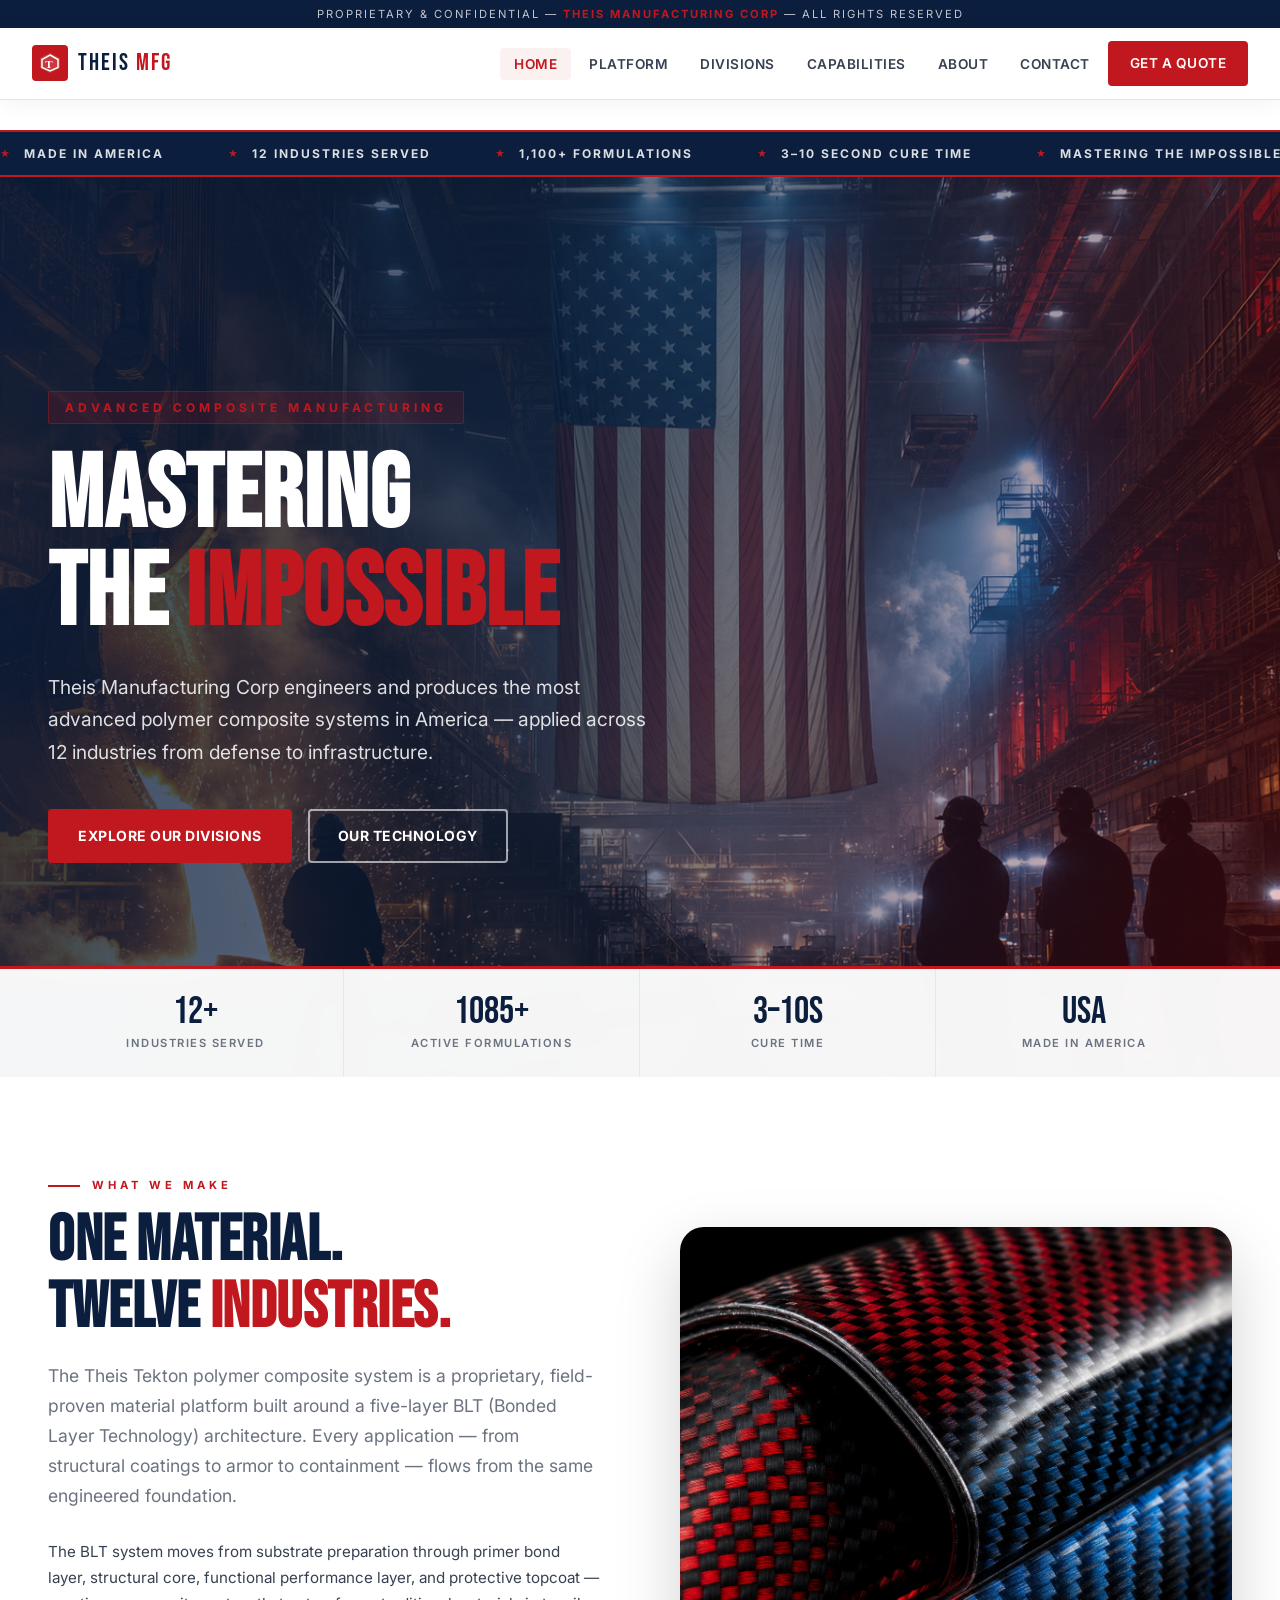
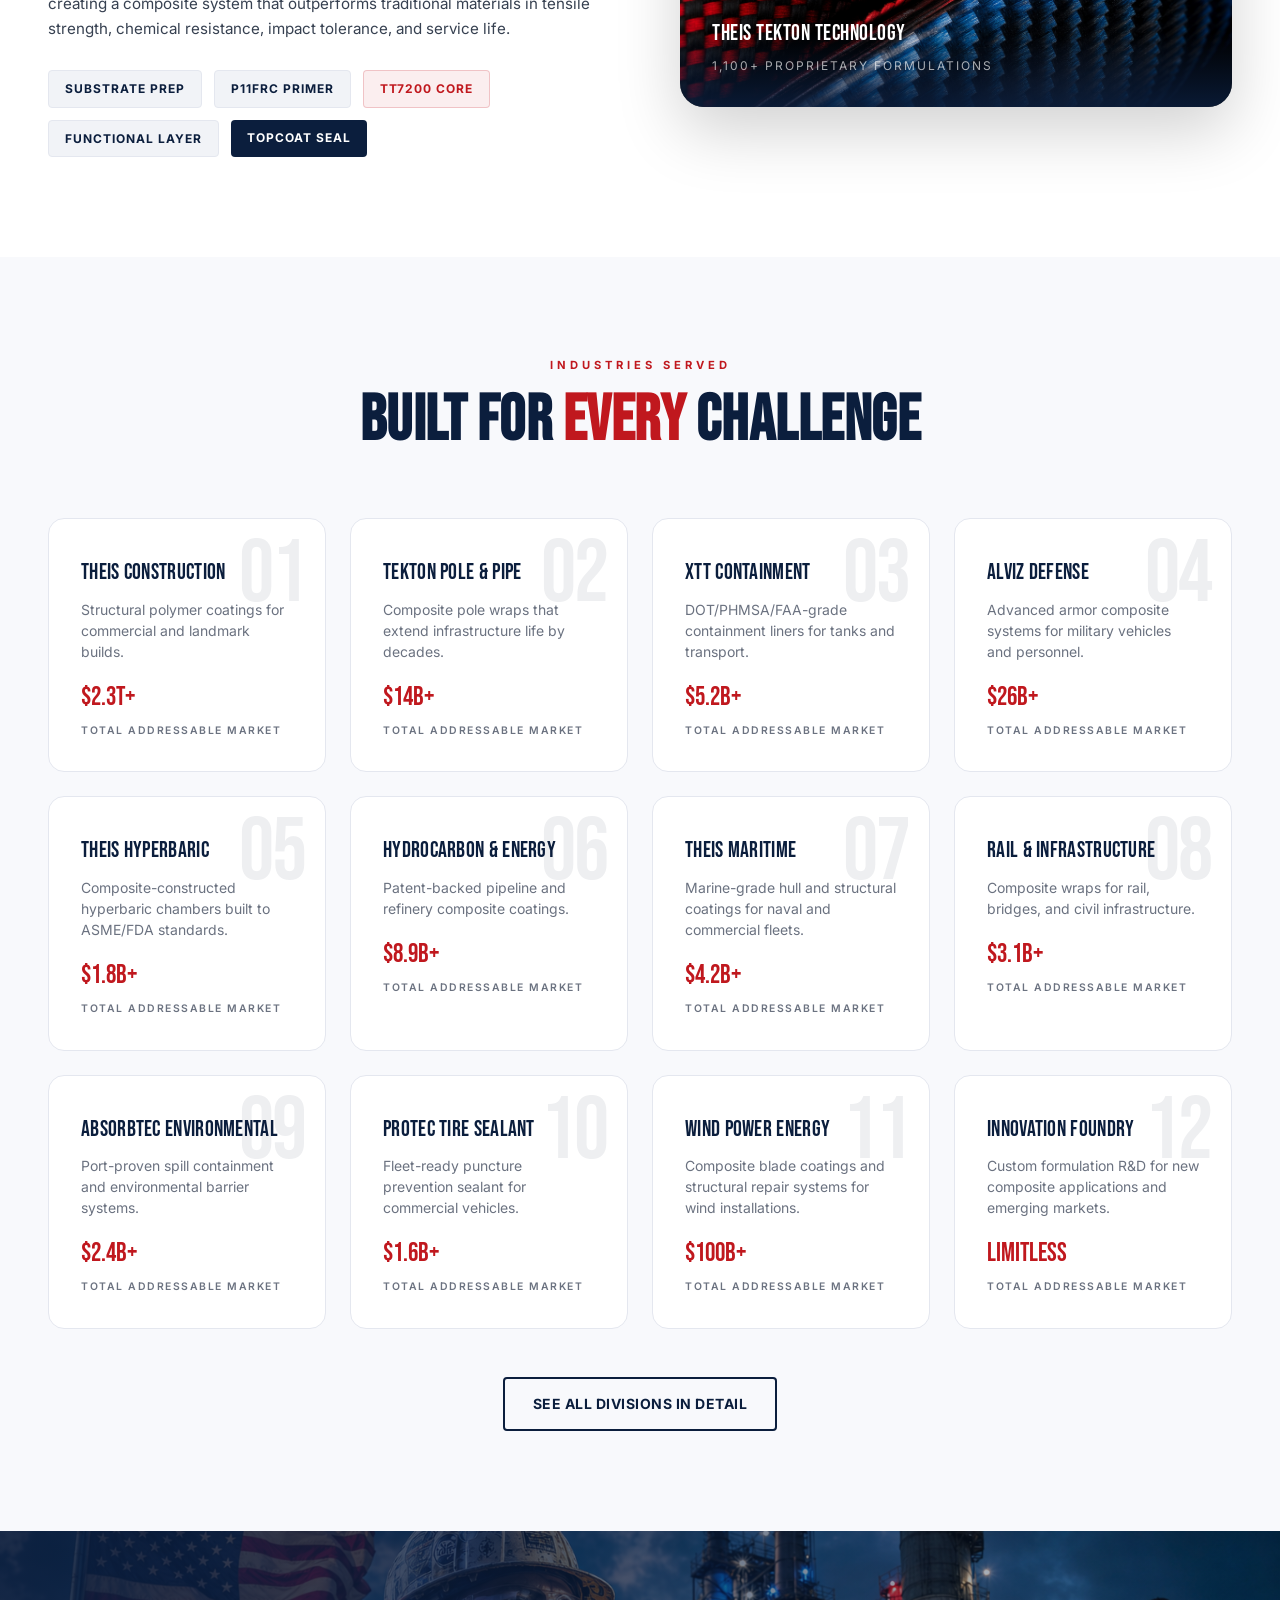
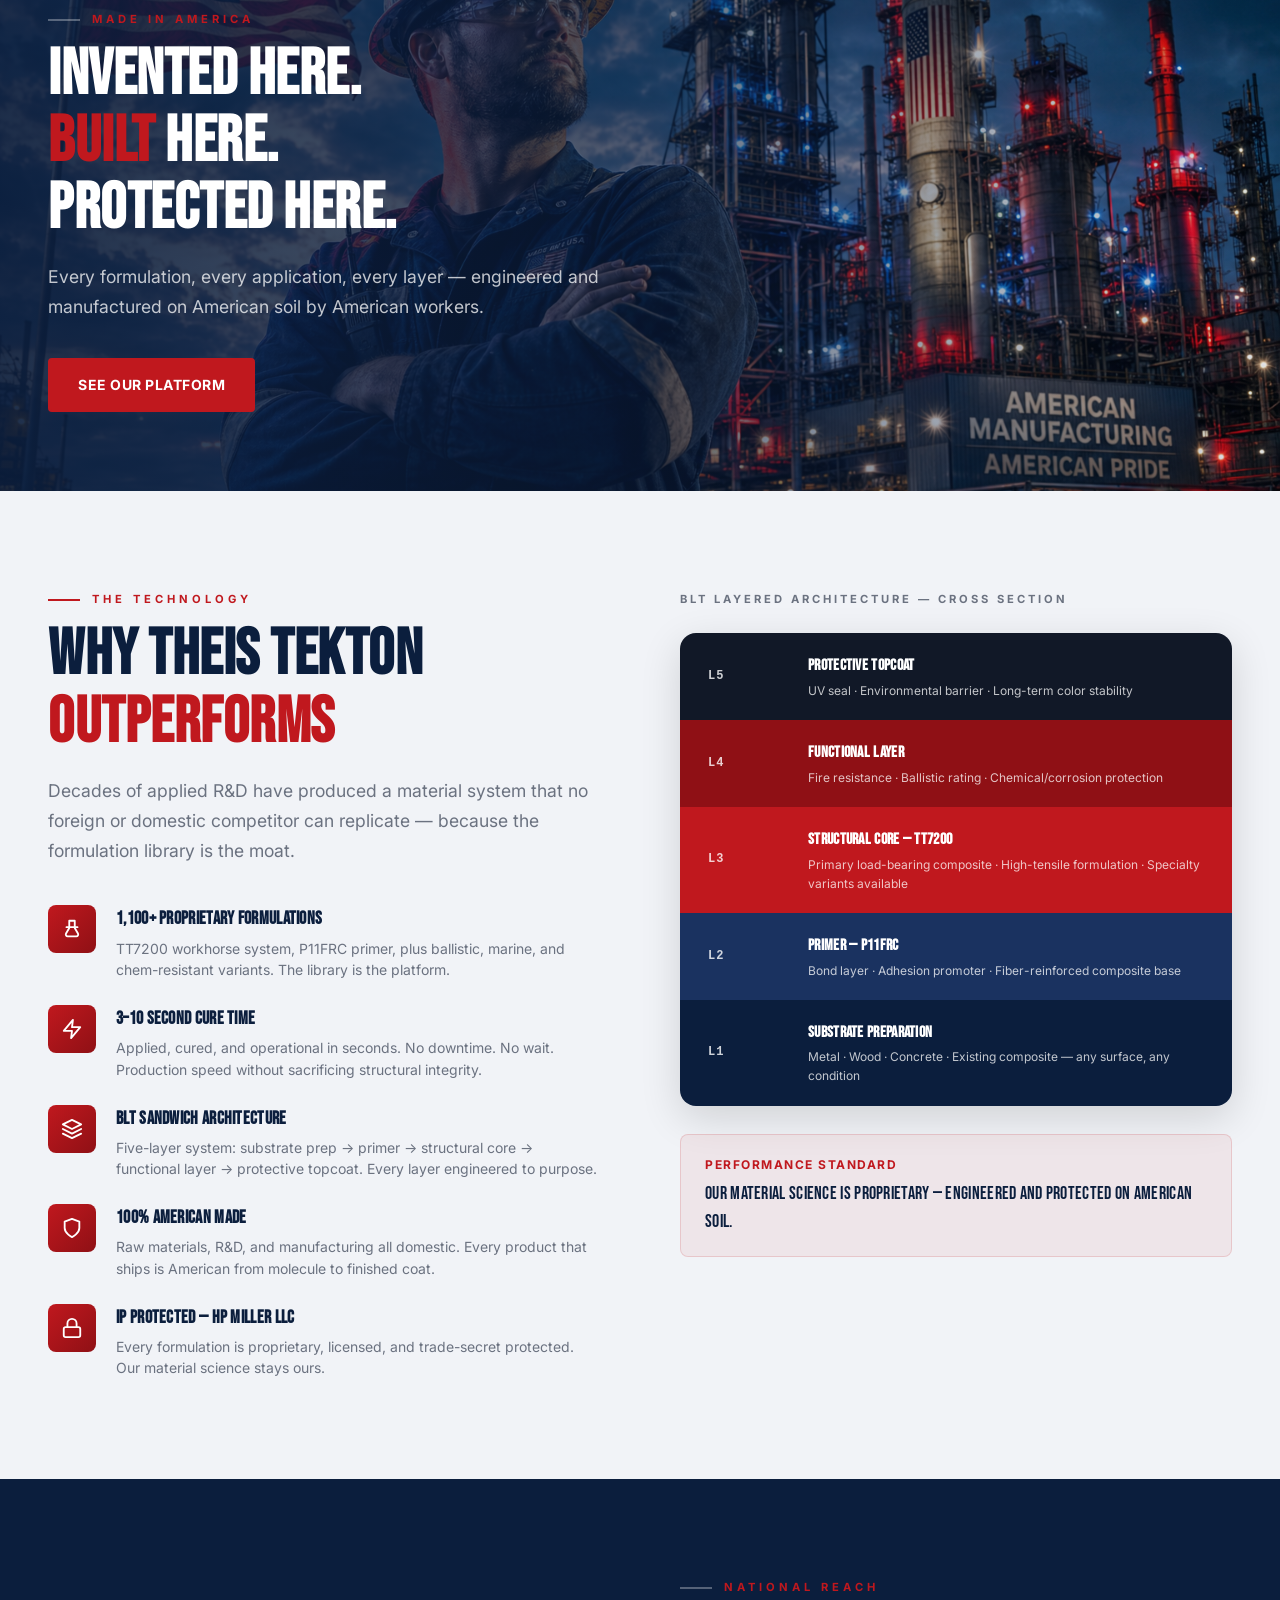
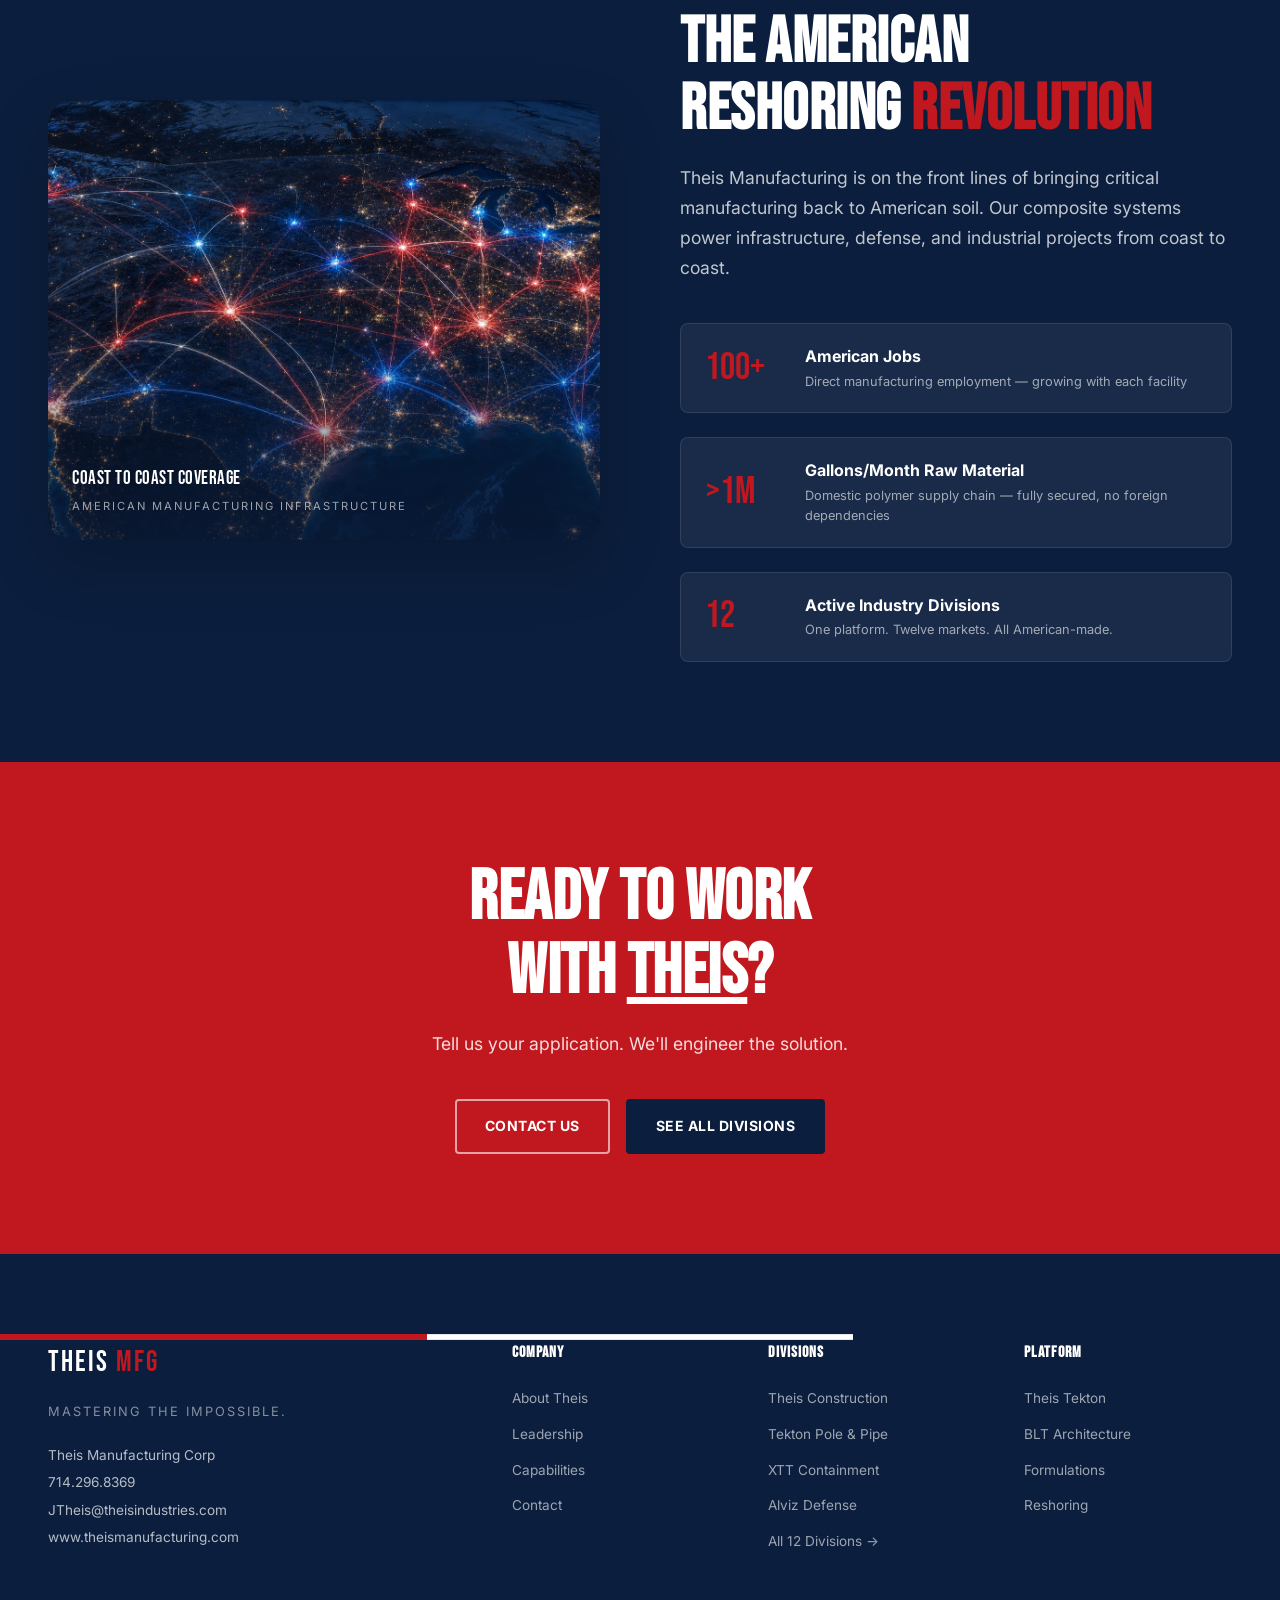
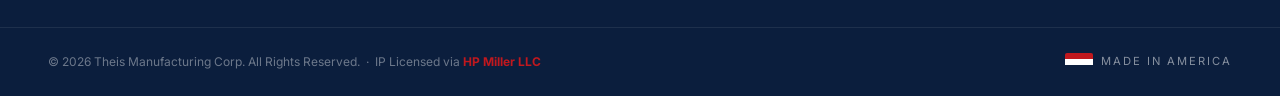
<file: index.html>
<!DOCTYPE html>
<html lang="en">
<head>
  <meta charset="UTF-8">
  <meta name="viewport" content="width=device-width, initial-scale=1.0">
  <title>Theis Manufacturing Corp — Advanced Composite Materials | Mastering the Impossible</title>
  <meta name="description" content="Theis Manufacturing Corp engineers and produces the most advanced polymer composite systems in America — applied across 12 industries from defense to infrastructure. Mastering the Impossible.">
  <meta property="og:title" content="Theis Manufacturing Corp — Mastering the Impossible">
  <meta property="og:description" content="Advanced composite manufacturing across 12 industries. 1,100+ proprietary formulations. Made in America.">
  <meta property="og:image" content="images/hero_main.png">
  <meta property="og:type" content="website">
  <link rel="preconnect" href="https://fonts.googleapis.com">
  <link rel="preconnect" href="https://fonts.gstatic.com" crossorigin>
  <link rel="stylesheet" href="style.css">
  <link rel="icon" type="image/svg+xml" href="data:image/svg+xml,%3Csvg xmlns='http://www.w3.org/2000/svg' viewBox='0 0 32 32'%3E%3Crect width='32' height='32' fill='%23C0181E' rx='4'/%3E%3Ctext x='16' y='24' text-anchor='middle' fill='white' font-size='20' font-family='Arial Black' font-weight='900'%3ET%3C/text%3E%3C/svg%3E">
</head>
<body>

<!-- ── PAGE LOADER ─────────────────────────────────────── -->
<div class="page-loader">
  <div class="loader-inner">
    <div class="loader-logo">THEIS<span>MFG</span></div>
    <div class="loader-bar"></div>
  </div>
</div>

<!-- ── CONFIDENTIAL BANNER ─────────────────────────────── -->
<div class="conf-banner">
  PROPRIETARY &amp; CONFIDENTIAL — <strong>THEIS MANUFACTURING CORP</strong> — ALL RIGHTS RESERVED
</div>

<!-- ── NAVIGATION ──────────────────────────────────────── -->
<div class="site-nav">
  <div class="nav-inner">
    <a href="index.html" class="nav-logo" aria-label="Theis Manufacturing Corp">
      <div class="logo-mark">
        <svg viewBox="0 0 22 22" fill="none" xmlns="http://www.w3.org/2000/svg" aria-hidden="true">
          <polygon points="11,1 21,6 21,16 11,21 1,16 1,6" fill="white" opacity="0.15"/>
          <polygon points="11,3 19,7.5 19,15.5 11,19 3,15.5 3,7.5" fill="none" stroke="white" stroke-width="1.5"/>
          <text x="11" y="16" text-anchor="middle" fill="white" font-size="11" font-family="Arial Black" font-weight="900">T</text>
        </svg>
      </div>
      <span class="logo-name">THEIS<span> MFG</span></span>
    </a>

    <ul class="nav-links" role="list">
      <li><a href="index.html" class="active">Home</a></li>
      <li><a href="platform.html">Platform</a></li>
      <li><a href="divisions.html">Divisions</a></li>
      <li><a href="capabilities.html">Capabilities</a></li>
      <li><a href="about.html">About</a></li>
      <li><a href="contact.html">Contact</a></li>
      <li><a href="contact.html" class="btn btn-primary nav-cta">Get a Quote</a></li>
    </ul>

    <button class="nav-hamburger" aria-label="Open navigation menu">
      <span></span>
      <span></span>
      <span></span>
    </button>
  </div>
</div>

<!-- ── TICKER ──────────────────────────────────────────── -->
<div class="ticker-wrap" style="margin-top:calc(var(--nav-h) + 28px);">
  <div class="ticker-inner">
    <span class="ticker-item">Made in America</span>
    <span class="ticker-item">12 Industries Served</span>
    <span class="ticker-item">1,100+ Formulations</span>
    <span class="ticker-item">3–10 Second Cure Time</span>
    <span class="ticker-item">Mastering the Impossible</span>
    <span class="ticker-item">Advanced Composite Materials</span>
    <span class="ticker-item">Invented Here. Built Here. Protected Here.</span>
    <span class="ticker-item">Theis Tekton Technology</span>
    <span class="ticker-item">American Manufacturing Reimagined</span>
    <!-- duplicate set for seamless CSS loop -->
    <span class="ticker-item">Made in America</span>
    <span class="ticker-item">12 Industries Served</span>
    <span class="ticker-item">1,100+ Formulations</span>
    <span class="ticker-item">3–10 Second Cure Time</span>
    <span class="ticker-item">Mastering the Impossible</span>
    <span class="ticker-item">Advanced Composite Materials</span>
    <span class="ticker-item">Invented Here. Built Here. Protected Here.</span>
    <span class="ticker-item">Theis Tekton Technology</span>
    <span class="ticker-item">American Manufacturing Reimagined</span>
  </div>
</div>

<!-- ── HERO ────────────────────────────────────────────── -->
<section class="hero" style="margin-top:0;">
  <div class="hero-bg" style="background-image:url('images/hero_main.png')"></div>
  <div class="hero-overlay"></div>
  <div class="hero-content">
    <div class="hero-eyebrow fade-up">Advanced Composite Manufacturing</div>
    <h1 class="hero-title fade-up d1">MASTERING<br>THE <span class="accent">IMPOSSIBLE</span></h1>
    <p class="hero-sub fade-up d2">Theis Manufacturing Corp engineers and produces the most advanced polymer composite systems in America — applied across 12 industries from defense to infrastructure.</p>
    <div class="hero-actions fade-up d3">
      <a href="divisions.html" class="btn btn-primary">Explore Our Divisions</a>
      <a href="platform.html" class="btn btn-outline-white">Our Technology</a>
    </div>
  </div>
  <div class="hero-stats">
    <div class="hero-stats-inner">
      <div class="stat-item">
        <div class="stat-num"><span data-target="12" data-suffix="+">12+</span></div>
        <div class="stat-label">Industries Served</div>
      </div>
      <div class="stat-item">
        <div class="stat-num"><span data-target="1100" data-suffix="+">1100+</span></div>
        <div class="stat-label">Active Formulations</div>
      </div>
      <div class="stat-item">
        <div class="stat-num"><span data-target="3" data-suffix="–10s">3–10s</span></div>
        <div class="stat-label">Cure Time</div>
      </div>
      <div class="stat-item">
        <div class="stat-num"><span>USA</span></div>
        <div class="stat-label">Made in America</div>
      </div>
    </div>
  </div>
</section>

<!-- ── WHAT WE DO ───────────────────────────────────────── -->
<section class="section bg-white">
  <div class="container">
    <div style="display:grid;grid-template-columns:1fr 1fr;gap:80px;align-items:center;">
      <div class="slide-left">
        <div class="section-label">What We Make</div>
        <h2 class="section-title">One Material.<br>Twelve <span class="accent">Industries.</span></h2>
        <p class="section-subtitle" style="margin-bottom:28px;">
          The Theis Tekton polymer composite system is a proprietary, field-proven material platform built around a five-layer BLT (Bonded Layer Technology) architecture. Every application — from structural coatings to armor to containment — flows from the same engineered foundation.
        </p>
        <p style="font-size:.95rem;color:var(--gray-700);line-height:1.7;margin-bottom:28px;">
          The BLT system moves from substrate preparation through primer bond layer, structural core, functional performance layer, and protective topcoat — creating a composite system that outperforms traditional materials in tensile strength, chemical resistance, impact tolerance, and service life.
        </p>
        <div style="display:flex;gap:12px;flex-wrap:wrap;">
          <div style="background:var(--gray-50);border:1px solid var(--gray-100);border-radius:var(--radius-sm);padding:8px 16px;font-size:.75rem;font-weight:700;letter-spacing:1px;text-transform:uppercase;color:var(--navy);">Substrate Prep</div>
          <div style="background:var(--gray-50);border:1px solid var(--gray-100);border-radius:var(--radius-sm);padding:8px 16px;font-size:.75rem;font-weight:700;letter-spacing:1px;text-transform:uppercase;color:var(--navy);">P11FRC Primer</div>
          <div style="background:rgba(192,24,30,.07);border:1px solid rgba(192,24,30,.2);border-radius:var(--radius-sm);padding:8px 16px;font-size:.75rem;font-weight:700;letter-spacing:1px;text-transform:uppercase;color:var(--red);">TT7200 Core</div>
          <div style="background:var(--gray-50);border:1px solid var(--gray-100);border-radius:var(--radius-sm);padding:8px 16px;font-size:.75rem;font-weight:700;letter-spacing:1px;text-transform:uppercase;color:var(--navy);">Functional Layer</div>
          <div style="background:var(--navy);border-radius:var(--radius-sm);padding:8px 16px;font-size:.75rem;font-weight:700;letter-spacing:1px;text-transform:uppercase;color:white;">Topcoat Seal</div>
        </div>
      </div>
      <div class="slide-right">
        <div style="border-radius:var(--radius-xl);overflow:hidden;box-shadow:var(--shadow-xl);position:relative;">
          <img src="images/carbon_fiber_hero.png" alt="Advanced carbon fiber composite material — Theis Tekton technology" style="width:100%;height:480px;object-fit:cover;display:block;">
          <div style="position:absolute;bottom:0;left:0;right:0;background:linear-gradient(to top,rgba(11,30,61,.85) 0%,transparent 60%);padding:32px;">
            <div style="font-family:var(--font-display);font-size:1.4rem;color:white;letter-spacing:.5px;">Theis Tekton Technology</div>
            <div style="font-size:.75rem;color:rgba(255,255,255,.65);letter-spacing:2px;text-transform:uppercase;margin-top:4px;">1,100+ Proprietary Formulations</div>
          </div>
        </div>
      </div>
    </div>
  </div>
</section>

<!-- ── INDUSTRIES SERVED ────────────────────────────────── -->
<section class="section bg-offwhite">
  <div class="container">
    <div class="section-header centered fade-up">
      <div class="section-label">Industries Served</div>
      <h2 class="section-title">Built For <span class="accent">Every</span> Challenge</h2>
    </div>
    <div class="cards-grid cols-4">

      <div class="div-card fade-up d1">
        <div class="div-num">01</div>
        <div class="div-name">Theis Construction</div>
        <div class="div-desc">Structural polymer coatings for commercial and landmark builds.</div>
        <div class="div-tam">$2.3T+</div>
        <div class="div-tam-label">Total Addressable Market</div>
      </div>

      <div class="div-card fade-up d2">
        <div class="div-num">02</div>
        <div class="div-name">Tekton Pole &amp; Pipe</div>
        <div class="div-desc">Composite pole wraps that extend infrastructure life by decades.</div>
        <div class="div-tam">$14B+</div>
        <div class="div-tam-label">Total Addressable Market</div>
      </div>

      <div class="div-card fade-up d3">
        <div class="div-num">03</div>
        <div class="div-name">XTT Containment</div>
        <div class="div-desc">DOT/PHMSA/FAA-grade containment liners for tanks and transport.</div>
        <div class="div-tam">$5.2B+</div>
        <div class="div-tam-label">Total Addressable Market</div>
      </div>

      <div class="div-card fade-up d1">
        <div class="div-num">04</div>
        <div class="div-name">Alviz Defense</div>
        <div class="div-desc">Advanced armor composite systems for military vehicles and personnel.</div>
        <div class="div-tam">$26B+</div>
        <div class="div-tam-label">Total Addressable Market</div>
      </div>

      <div class="div-card fade-up d2">
        <div class="div-num">05</div>
        <div class="div-name">Theis Hyperbaric</div>
        <div class="div-desc">Composite-constructed hyperbaric chambers built to ASME/FDA standards.</div>
        <div class="div-tam">$1.8B+</div>
        <div class="div-tam-label">Total Addressable Market</div>
      </div>

      <div class="div-card fade-up d3">
        <div class="div-num">06</div>
        <div class="div-name">Hydrocarbon &amp; Energy</div>
        <div class="div-desc">Patent-backed pipeline and refinery composite coatings.</div>
        <div class="div-tam">$8.9B+</div>
        <div class="div-tam-label">Total Addressable Market</div>
      </div>

      <div class="div-card fade-up d1">
        <div class="div-num">07</div>
        <div class="div-name">Theis Maritime</div>
        <div class="div-desc">Marine-grade hull and structural coatings for naval and commercial fleets.</div>
        <div class="div-tam">$4.2B+</div>
        <div class="div-tam-label">Total Addressable Market</div>
      </div>

      <div class="div-card fade-up d2">
        <div class="div-num">08</div>
        <div class="div-name">Rail &amp; Infrastructure</div>
        <div class="div-desc">Composite wraps for rail, bridges, and civil infrastructure.</div>
        <div class="div-tam">$3.1B+</div>
        <div class="div-tam-label">Total Addressable Market</div>
      </div>

      <div class="div-card fade-up d3">
        <div class="div-num">09</div>
        <div class="div-name">Absorbtec Environmental</div>
        <div class="div-desc">Port-proven spill containment and environmental barrier systems.</div>
        <div class="div-tam">$2.4B+</div>
        <div class="div-tam-label">Total Addressable Market</div>
      </div>

      <div class="div-card fade-up d1">
        <div class="div-num">10</div>
        <div class="div-name">Protec Tire Sealant</div>
        <div class="div-desc">Fleet-ready puncture prevention sealant for commercial vehicles.</div>
        <div class="div-tam">$1.6B+</div>
        <div class="div-tam-label">Total Addressable Market</div>
      </div>

      <div class="div-card fade-up d2">
        <div class="div-num">11</div>
        <div class="div-name">Wind Power Energy</div>
        <div class="div-desc">Composite blade coatings and structural repair systems for wind installations.</div>
        <div class="div-tam">$100B+</div>
        <div class="div-tam-label">Total Addressable Market</div>
      </div>

      <div class="div-card fade-up d3">
        <div class="div-num">12</div>
        <div class="div-name">Innovation Foundry</div>
        <div class="div-desc">Custom formulation R&amp;D for new composite applications and emerging markets.</div>
        <div class="div-tam">Limitless</div>
        <div class="div-tam-label">Total Addressable Market</div>
      </div>

    </div>
    <div style="text-align:center;margin-top:48px;" class="fade-up">
      <a href="divisions.html" class="btn btn-outline-navy">See All Divisions in Detail</a>
    </div>
  </div>
</section>

<!-- ── FULL-BLEED IMAGE — AMERICAN WORKER ──────────────── -->
<section class="image-section" style="min-height:560px;">
  <div class="img-bg" style="background-image:url('images/american_worker.png')"></div>
  <div class="img-overlay overlay-navy-left"></div>
  <div class="img-content">
    <div class="container">
      <div style="max-width:560px;" class="slide-left">
        <div class="section-label on-dark" style="color:var(--red);">Made in America</div>
        <h2 class="section-title on-dark">Invented Here.<br><span class="accent">Built</span> Here.<br>Protected Here.</h2>
        <p class="section-subtitle on-dark" style="margin-bottom:36px;">
          Every formulation, every application, every layer — engineered and manufactured on American soil by American workers.
        </p>
        <a href="platform.html" class="btn btn-primary">See Our Platform</a>
      </div>
    </div>
  </div>
</section>

<!-- ── WHY THEIS TEKTON ─────────────────────────────────── -->
<section class="section bg-gray">
  <div class="container">
    <div style="display:grid;grid-template-columns:1fr 1fr;gap:80px;align-items:start;">
      <div class="slide-left">
        <div class="section-label">The Technology</div>
        <h2 class="section-title">Why Theis Tekton<br><span class="accent">Outperforms</span></h2>
        <p class="section-subtitle" style="margin-bottom:40px;">
          Decades of applied R&amp;D have produced a material system that no foreign or domestic competitor can replicate — because the formulation library is the moat.
        </p>
        <div class="feature-list">
          <div class="feature-item fade-up d1">
            <div class="feature-icon"><svg width="22" height="22" viewBox="0 0 24 24" fill="none" stroke="white" stroke-width="2" stroke-linecap="round" stroke-linejoin="round"><path d="M9 3h6M9 3v8L5.5 17A2 2 0 007.36 20h9.28A2 2 0 0018.5 17L15 11V3"/><line x1="6" y1="10" x2="18" y2="10"/></svg></div>
            <div class="feature-body">
              <h4>1,100+ Proprietary Formulations</h4>
              <p>TT7200 workhorse system, P11FRC primer, plus ballistic, marine, and chem-resistant variants. The library is the platform.</p>
            </div>
          </div>
          <div class="feature-item fade-up d2">
            <div class="feature-icon"><svg width="22" height="22" viewBox="0 0 24 24" fill="none" stroke="white" stroke-width="2" stroke-linecap="round" stroke-linejoin="round"><polygon points="13 2 3 14 12 14 11 22 21 10 12 10 13 2"/></svg></div>
            <div class="feature-body">
              <h4>3–10 Second Cure Time</h4>
              <p>Applied, cured, and operational in seconds. No downtime. No wait. Production speed without sacrificing structural integrity.</p>
            </div>
          </div>
          <div class="feature-item fade-up d3">
            <div class="feature-icon"><svg width="22" height="22" viewBox="0 0 24 24" fill="none" stroke="white" stroke-width="2" stroke-linecap="round" stroke-linejoin="round"><polygon points="12 2 2 7 12 12 22 7 12 2"/><polyline points="2 17 12 22 22 17"/><polyline points="2 12 12 17 22 12"/></svg></div>
            <div class="feature-body">
              <h4>BLT Sandwich Architecture</h4>
              <p>Five-layer system: substrate prep → primer → structural core → functional layer → protective topcoat. Every layer engineered to purpose.</p>
            </div>
          </div>
          <div class="feature-item fade-up d1">
            <div class="feature-icon"><svg width="22" height="22" viewBox="0 0 24 24" fill="none" stroke="white" stroke-width="2" stroke-linecap="round" stroke-linejoin="round"><path d="M12 22s8-4 8-10V5l-8-3-8 3v7c0 6 8 10 8 10z"/></svg></div>
            <div class="feature-body">
              <h4>100% American Made</h4>
              <p>Raw materials, R&amp;D, and manufacturing all domestic. Every product that ships is American from molecule to finished coat.</p>
            </div>
          </div>
          <div class="feature-item fade-up d2">
            <div class="feature-icon"><svg width="22" height="22" viewBox="0 0 24 24" fill="none" stroke="white" stroke-width="2" stroke-linecap="round" stroke-linejoin="round"><rect x="3" y="11" width="18" height="11" rx="2" ry="2"/><path d="M7 11V7a5 5 0 0110 0v4"/></svg></div>
            <div class="feature-body">
              <h4>IP Protected — HP Miller LLC</h4>
              <p>Every formulation is proprietary, licensed, and trade-secret protected. Our material science stays ours.</p>
            </div>
          </div>
        </div>
      </div>

      <div class="slide-right">
        <div style="margin-bottom:24px;">
          <div style="font-size:.7rem;font-weight:700;letter-spacing:3px;text-transform:uppercase;color:var(--gray-500);margin-bottom:16px;">BLT Layered Architecture — Cross Section</div>
        </div>
        <div class="blt-stack">
          <div class="blt-layer blt-layer-5">
            <div class="blt-code">L5</div>
            <div class="blt-desc">
              <h5>Protective Topcoat</h5>
              <p>UV seal · Environmental barrier · Long-term color stability</p>
            </div>
          </div>
          <div class="blt-layer blt-layer-4">
            <div class="blt-code">L4</div>
            <div class="blt-desc">
              <h5>Functional Layer</h5>
              <p>Fire resistance · Ballistic rating · Chemical/corrosion protection</p>
            </div>
          </div>
          <div class="blt-layer blt-layer-3">
            <div class="blt-code">L3</div>
            <div class="blt-desc">
              <h5>Structural Core — TT7200</h5>
              <p>Primary load-bearing composite · High-tensile formulation · Specialty variants available</p>
            </div>
          </div>
          <div class="blt-layer blt-layer-2">
            <div class="blt-code">L2</div>
            <div class="blt-desc">
              <h5>Primer — P11FRC</h5>
              <p>Bond layer · Adhesion promoter · Fiber-reinforced composite base</p>
            </div>
          </div>
          <div class="blt-layer blt-layer-1">
            <div class="blt-code">L1</div>
            <div class="blt-desc">
              <h5>Substrate Preparation</h5>
              <p>Metal · Wood · Concrete · Existing composite — any surface, any condition</p>
            </div>
          </div>
        </div>
        <div style="margin-top:28px;padding:20px 24px;background:rgba(192,24,30,.06);border:1px solid rgba(192,24,30,.15);border-radius:var(--radius-md);">
          <div style="font-size:.75rem;font-weight:700;letter-spacing:1.5px;text-transform:uppercase;color:var(--red);margin-bottom:6px;">Performance Standard</div>
          <div style="font-family:var(--font-display);font-size:1.1rem;color:var(--navy);letter-spacing:.3px;">Our material science is proprietary — engineered and protected on American soil.</div>
        </div>
      </div>
    </div>
  </div>
</section>

<!-- ── RESHORING MAP ─────────────────────────────────────── -->
<section class="section bg-navy">
  <div class="container">
    <div style="display:grid;grid-template-columns:1fr 1fr;gap:80px;align-items:center;">
      <div class="slide-left">
        <div style="border-radius:var(--radius-xl);overflow:hidden;box-shadow:var(--shadow-xl);position:relative;">
          <img src="images/usa_reshoring.png" alt="United States reshoring manufacturing map — Theis Manufacturing Corp national reach" style="width:100%;height:440px;object-fit:cover;display:block;">
          <div style="position:absolute;inset:0;background:linear-gradient(to top,rgba(11,30,61,.7) 0%,transparent 50%);"></div>
          <div style="position:absolute;bottom:24px;left:24px;right:24px;">
            <div style="font-family:var(--font-display);font-size:1.2rem;color:white;letter-spacing:.5px;">Coast to Coast Coverage</div>
            <div style="font-size:.7rem;color:rgba(255,255,255,.6);letter-spacing:2px;text-transform:uppercase;margin-top:4px;">American Manufacturing Infrastructure</div>
          </div>
        </div>
      </div>

      <div class="slide-right">
        <div class="section-label on-dark" style="color:var(--red);">National Reach</div>
        <h2 class="section-title on-dark">The American<br>Reshoring <span class="accent">Revolution</span></h2>
        <p class="section-subtitle on-dark" style="margin-bottom:40px;">
          Theis Manufacturing is on the front lines of bringing critical manufacturing back to American soil. Our composite systems power infrastructure, defense, and industrial projects from coast to coast.
        </p>

        <div style="display:flex;flex-direction:column;gap:24px;">
          <div style="display:flex;align-items:center;gap:20px;padding:20px 24px;background:rgba(255,255,255,.06);border:1px solid rgba(255,255,255,.1);border-radius:var(--radius-md);transition:background var(--transition);">
            <div style="font-family:var(--font-display);font-size:2.4rem;color:var(--red);line-height:1;min-width:80px;">100+</div>
            <div>
              <div style="font-weight:700;color:white;margin-bottom:2px;">American Jobs</div>
              <div style="font-size:.8rem;color:rgba(255,255,255,.6);">Direct manufacturing employment — growing with each facility</div>
            </div>
          </div>
          <div style="display:flex;align-items:center;gap:20px;padding:20px 24px;background:rgba(255,255,255,.06);border:1px solid rgba(255,255,255,.1);border-radius:var(--radius-md);">
            <div style="font-family:var(--font-display);font-size:2.4rem;color:var(--red);line-height:1;min-width:80px;">&gt;1M</div>
            <div>
              <div style="font-weight:700;color:white;margin-bottom:2px;">Gallons/Month Raw Material</div>
              <div style="font-size:.8rem;color:rgba(255,255,255,.6);">Domestic polymer supply chain — fully secured, no foreign dependencies</div>
            </div>
          </div>
          <div style="display:flex;align-items:center;gap:20px;padding:20px 24px;background:rgba(255,255,255,.06);border:1px solid rgba(255,255,255,.1);border-radius:var(--radius-md);">
            <div style="font-family:var(--font-display);font-size:2.4rem;color:var(--red);line-height:1;min-width:80px;">12</div>
            <div>
              <div style="font-weight:700;color:white;margin-bottom:2px;">Active Industry Divisions</div>
              <div style="font-size:.8rem;color:rgba(255,255,255,.6);">One platform. Twelve markets. All American-made.</div>
            </div>
          </div>
        </div>
      </div>
    </div>
  </div>
</section>

<!-- ── CONTACT CTA ───────────────────────────────────────── -->
<section class="section bg-red">
  <div class="container">
    <div style="text-align:center;max-width:700px;margin:0 auto;" class="fade-up">
      <h2 class="section-title on-dark" style="font-size:clamp(2.6rem,5.5vw,4.4rem);margin-bottom:20px;">
        Ready to Work<br>With <span style="color:white;text-decoration:underline;">Theis</span>?
      </h2>
      <p class="on-dark" style="font-size:1.1rem;color:rgba(255,255,255,.85);margin-bottom:40px;line-height:1.7;">
        Tell us your application. We'll engineer the solution.
      </p>
      <div style="display:flex;gap:16px;justify-content:center;flex-wrap:wrap;">
        <a href="contact.html" class="btn btn-outline-white">Contact Us</a>
        <a href="divisions.html" class="btn btn-navy">See All Divisions</a>
      </div>
    </div>
  </div>
</section>

<!-- ── FOOTER ────────────────────────────────────────────── -->
<footer class="site-footer">
  <div class="patriot-stripe">
    <div class="s-red"></div>
    <div class="s-white"></div>
    <div class="s-blue"></div>
  </div>
  <div class="footer-inner">
    <div class="footer-brand">
      <div class="footer-logo">THEIS<span> MFG</span></div>
      <div class="footer-tagline">Mastering the Impossible.</div>
      <div class="footer-contact">
        <p>Theis Manufacturing Corp</p>
        <p><a href="tel:7142968369">714.296.8369</a></p>
        <p><a href="mailto:JTheis@theisindustries.com">JTheis@theisindustries.com</a></p>
        <p><a href="https://www.theismanufacturing.com" target="_blank" rel="noopener noreferrer">www.theismanufacturing.com</a></p>
      </div>
    </div>

    <div class="footer-col">
      <h4>Company</h4>
      <ul>
        <li><a href="about.html">About Theis</a></li>
        <li><a href="about.html#team">Leadership</a></li>
        <li><a href="capabilities.html">Capabilities</a></li>
        <li><a href="contact.html">Contact</a></li>
      </ul>
    </div>

    <div class="footer-col">
      <h4>Divisions</h4>
      <ul>
        <li><a href="divisions.html#construction">Theis Construction</a></li>
        <li><a href="divisions.html#tpp">Tekton Pole &amp; Pipe</a></li>
        <li><a href="divisions.html#xtt">XTT Containment</a></li>
        <li><a href="divisions.html#alviz">Alviz Defense</a></li>
        <li><a href="divisions.html">All 12 Divisions →</a></li>
      </ul>
    </div>

    <div class="footer-col">
      <h4>Platform</h4>
      <ul>
        <li><a href="platform.html">Theis Tekton</a></li>
        <li><a href="platform.html#blt">BLT Architecture</a></li>
        <li><a href="platform.html#formulations">Formulations</a></li>
        <li><a href="platform.html#reshoring">Reshoring</a></li>
      </ul>
    </div>
  </div>

  <div class="footer-bottom" style="max-width:1280px;margin:0 auto;">
    <p>© 2026 Theis Manufacturing Corp. All Rights Reserved. &nbsp;·&nbsp; IP Licensed via <strong>HP Miller LLC</strong></p>
    <div class="footer-flag">
      <div class="footer-flag-icon" aria-hidden="true"></div>
      <span>Made in America</span>
    </div>
  </div>
</footer>

<script src="nav.js"></script>
</body>
</html>
</file>
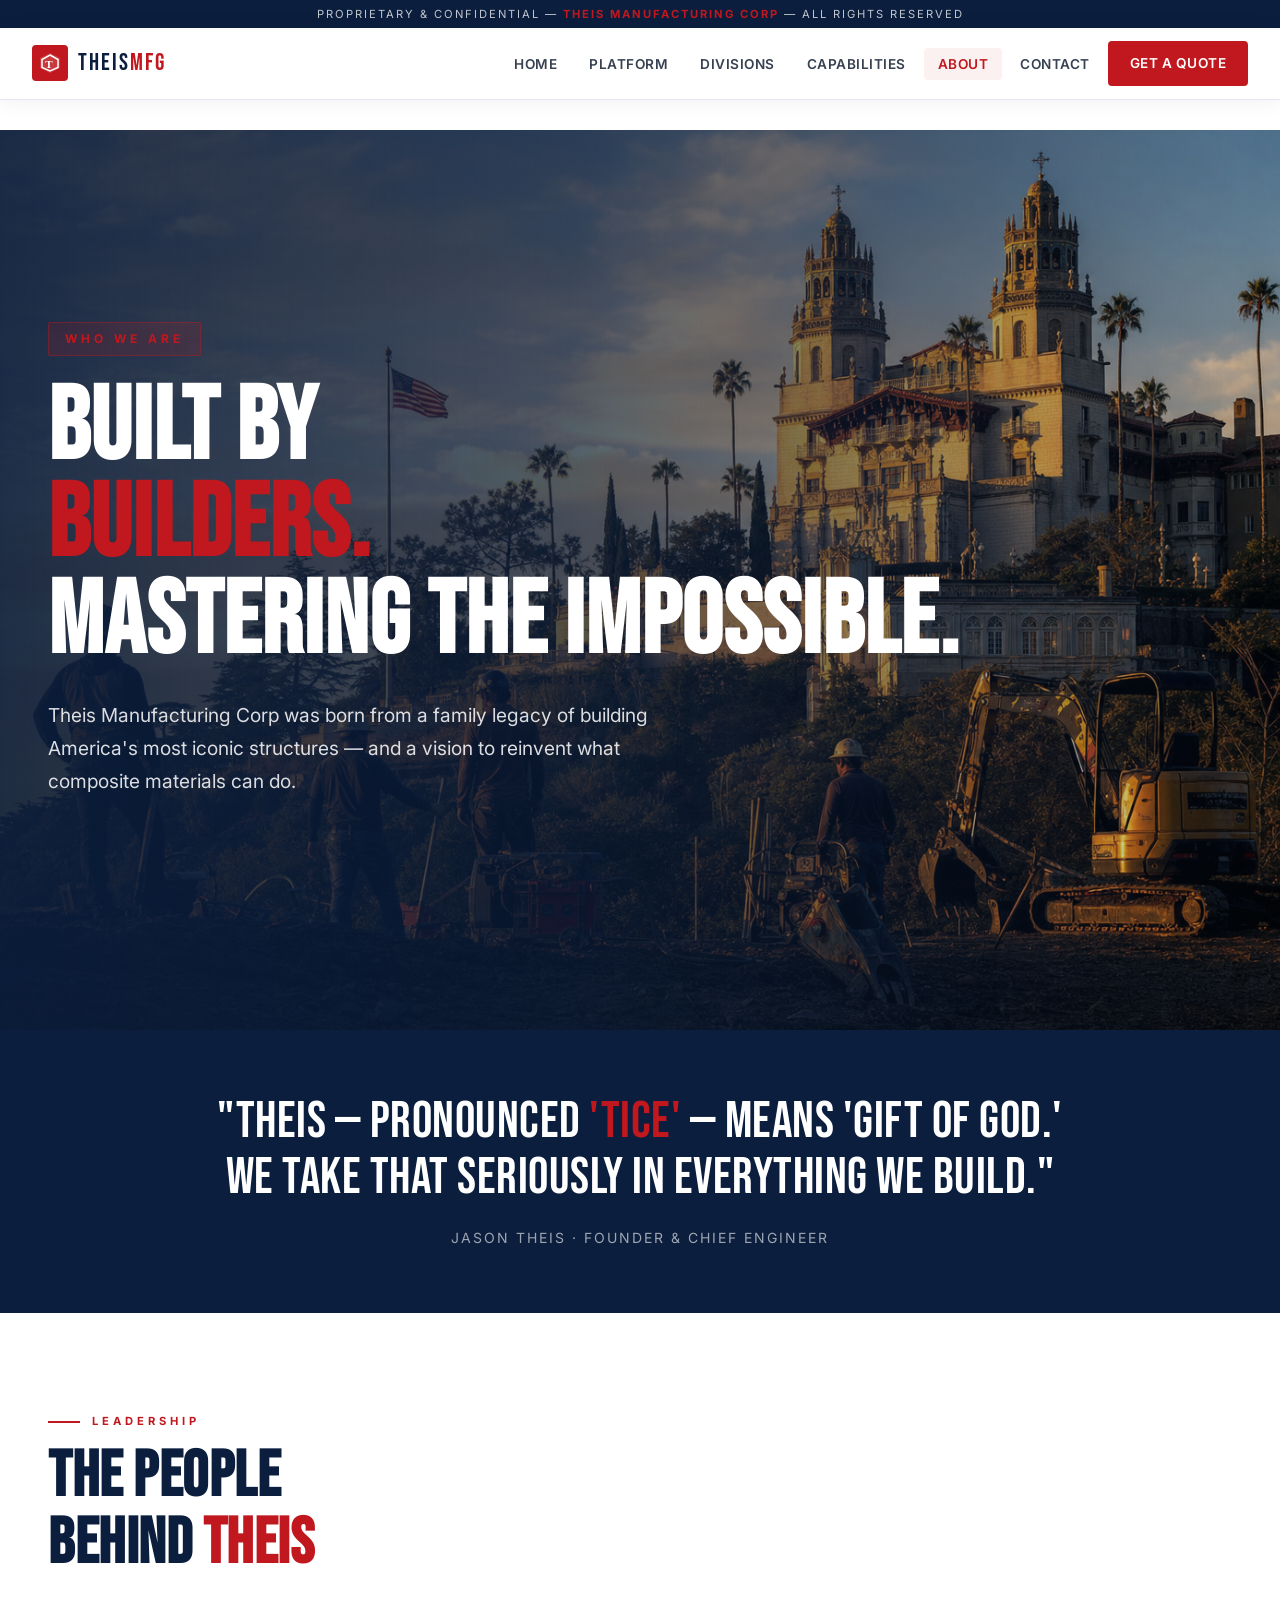
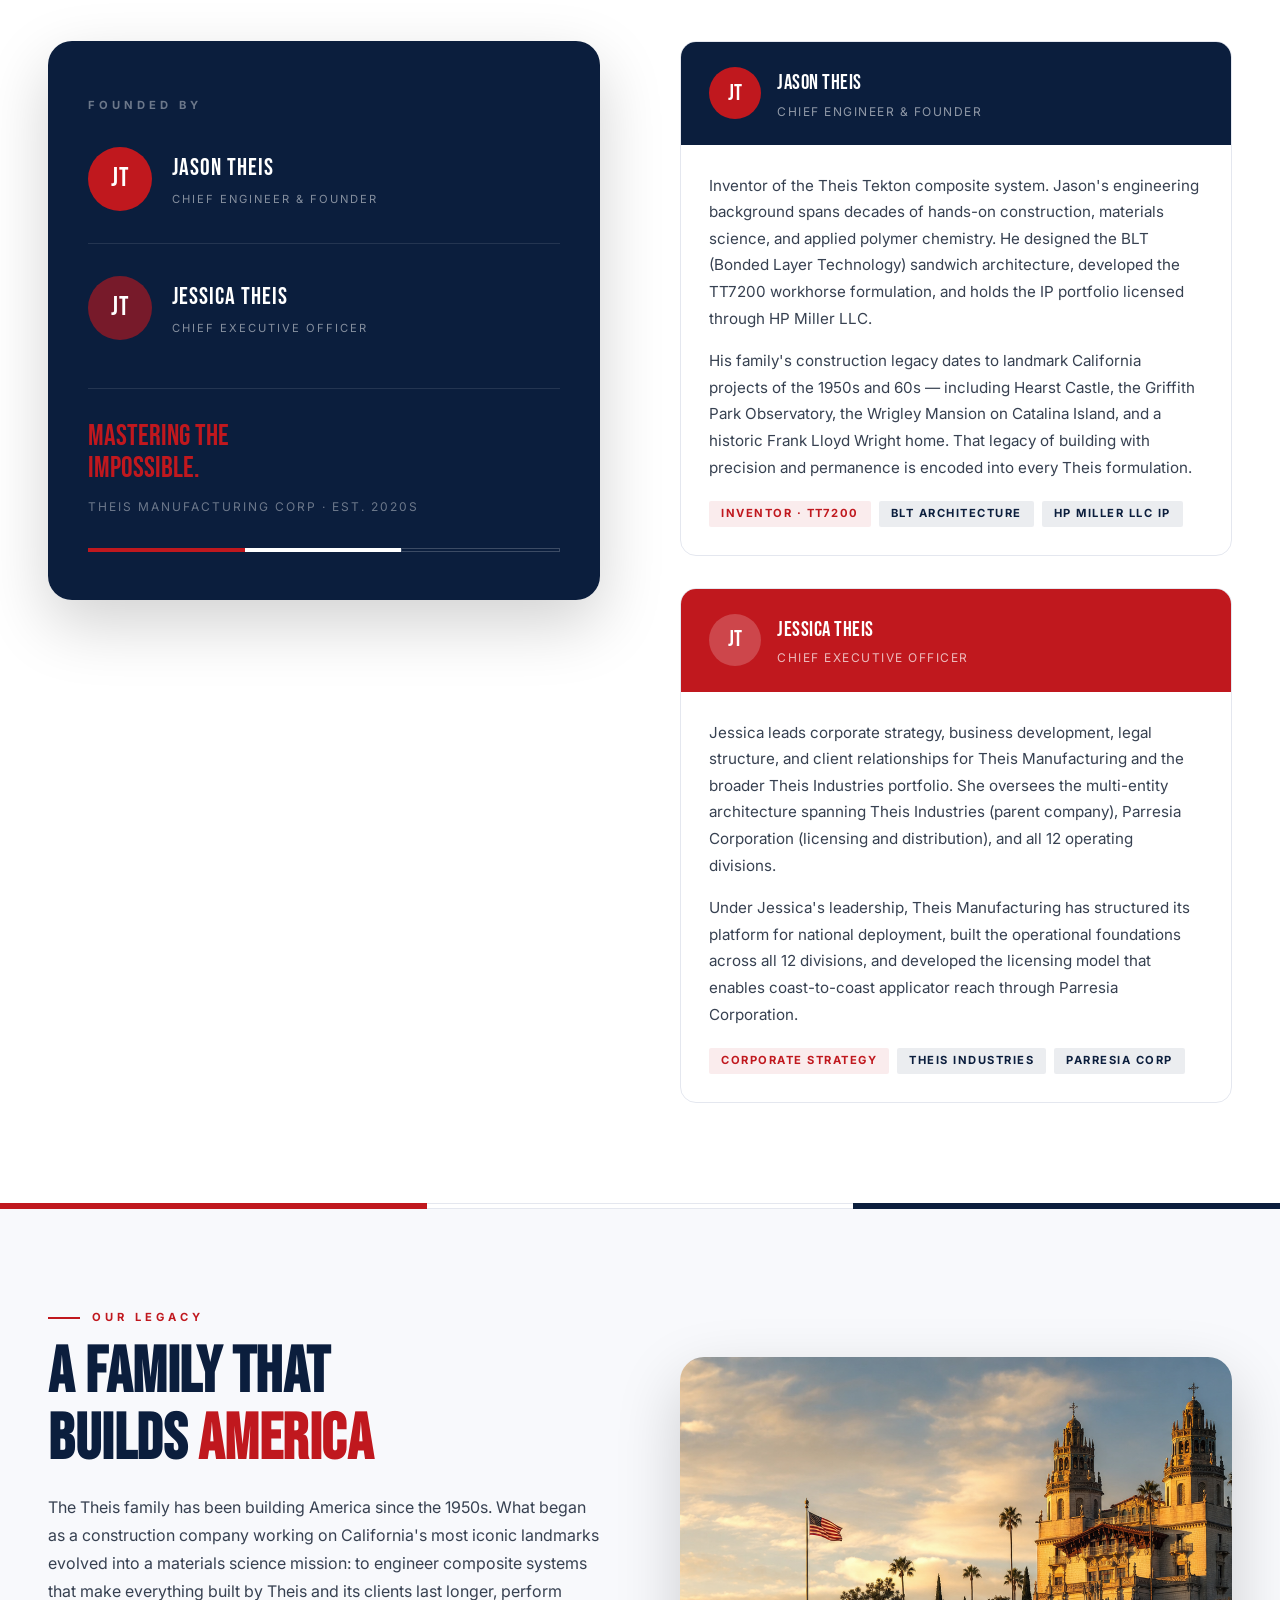
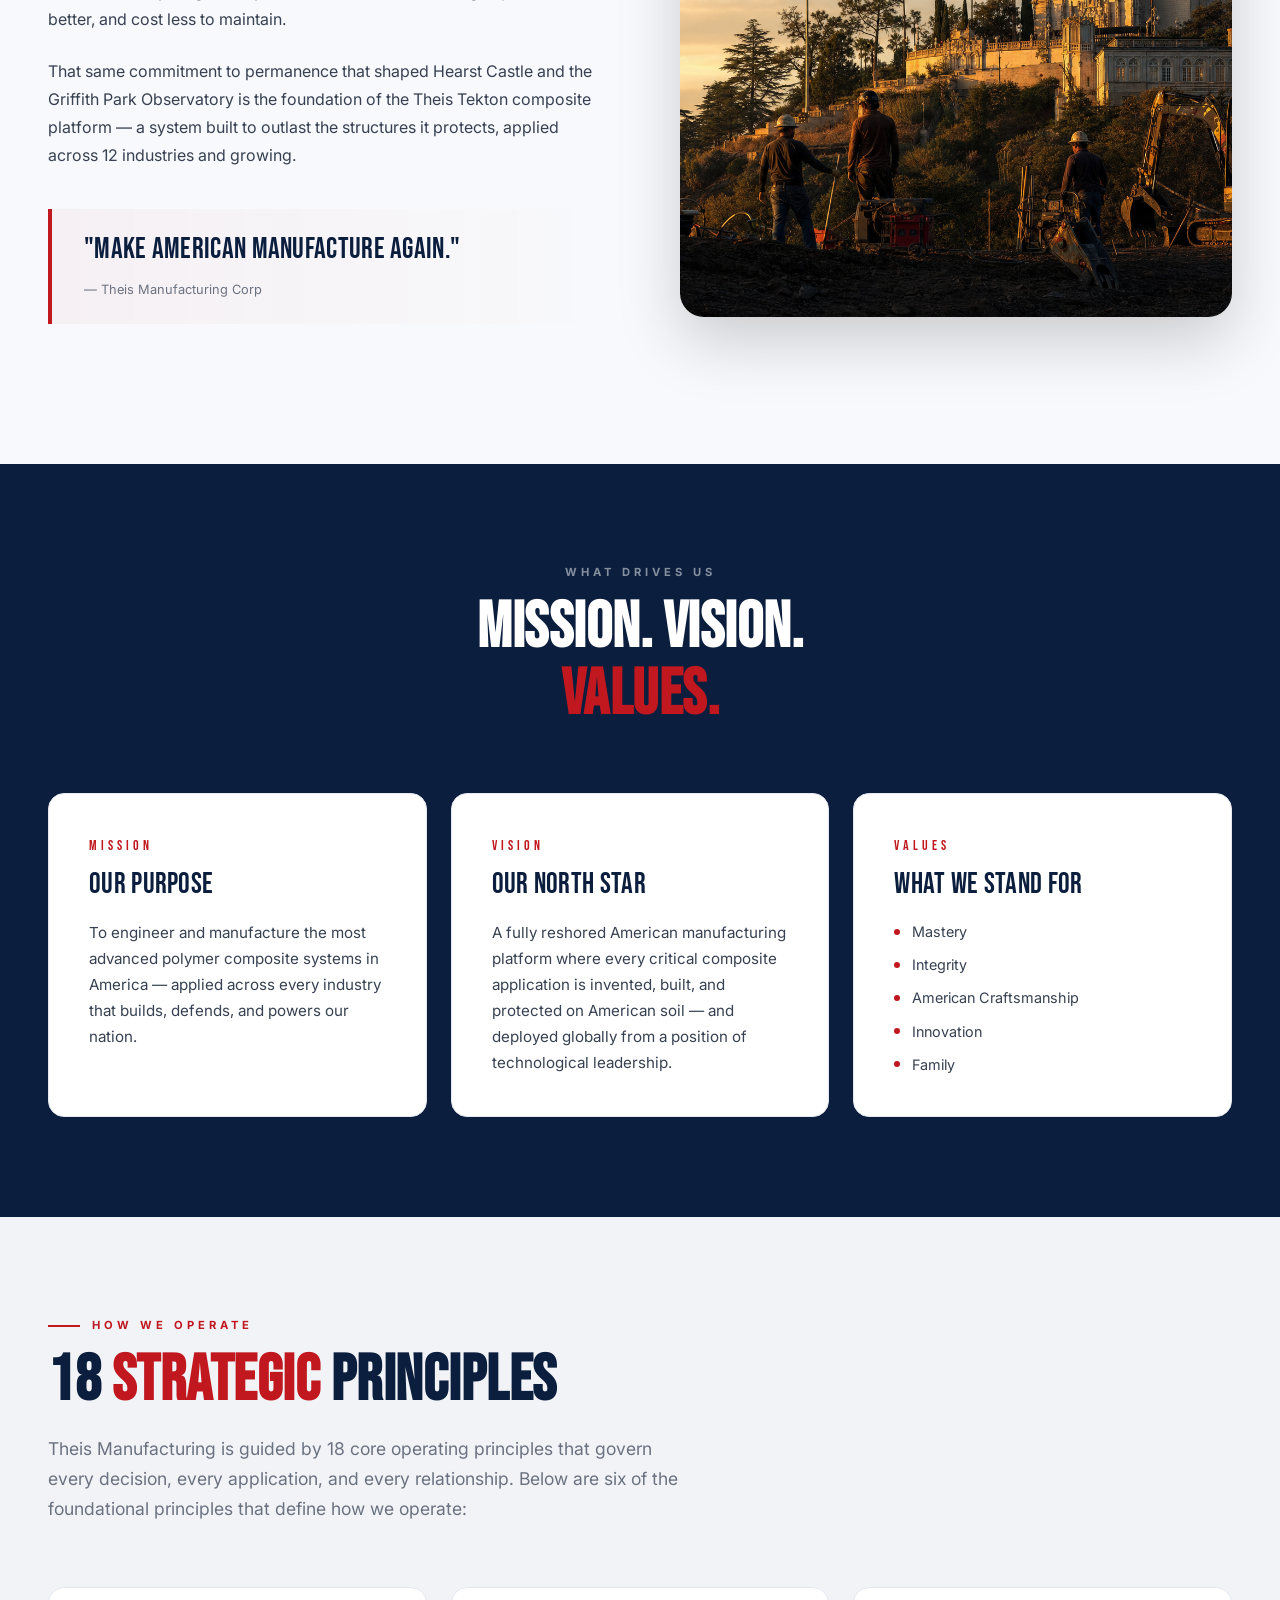
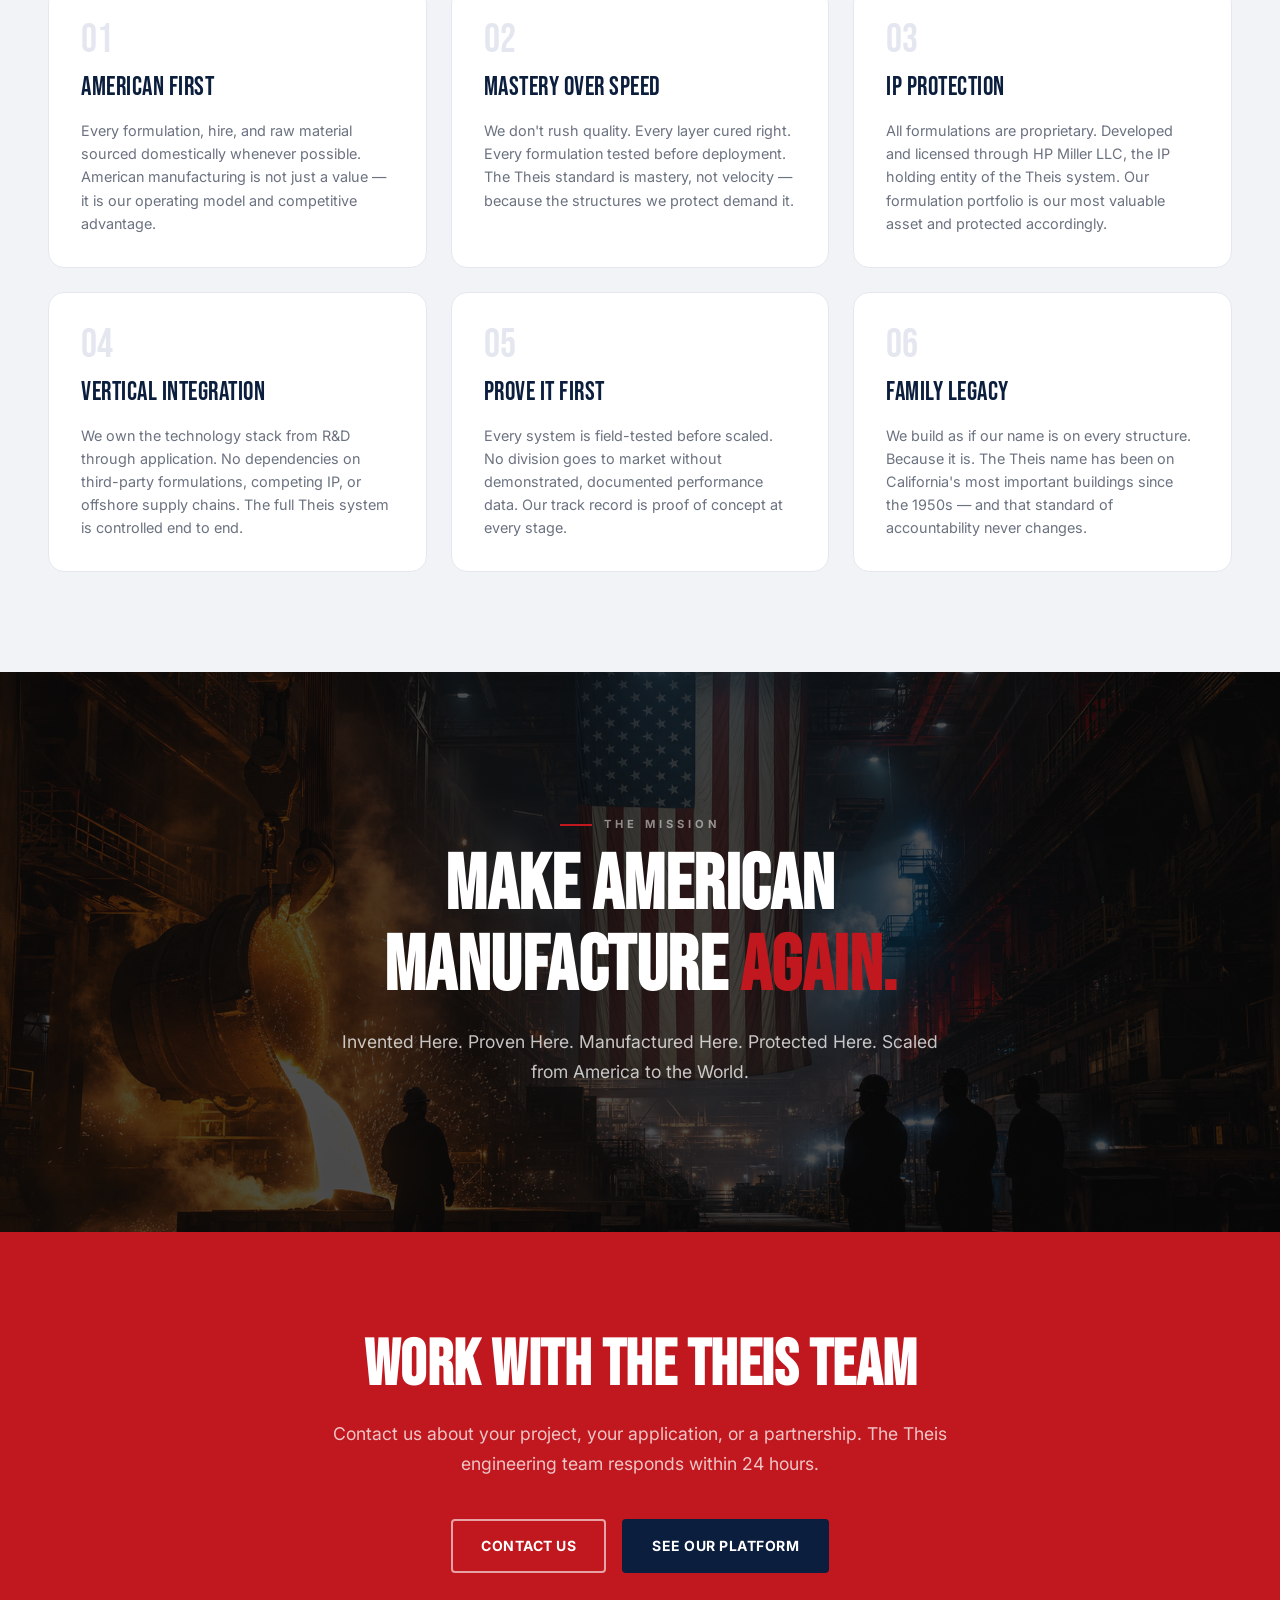
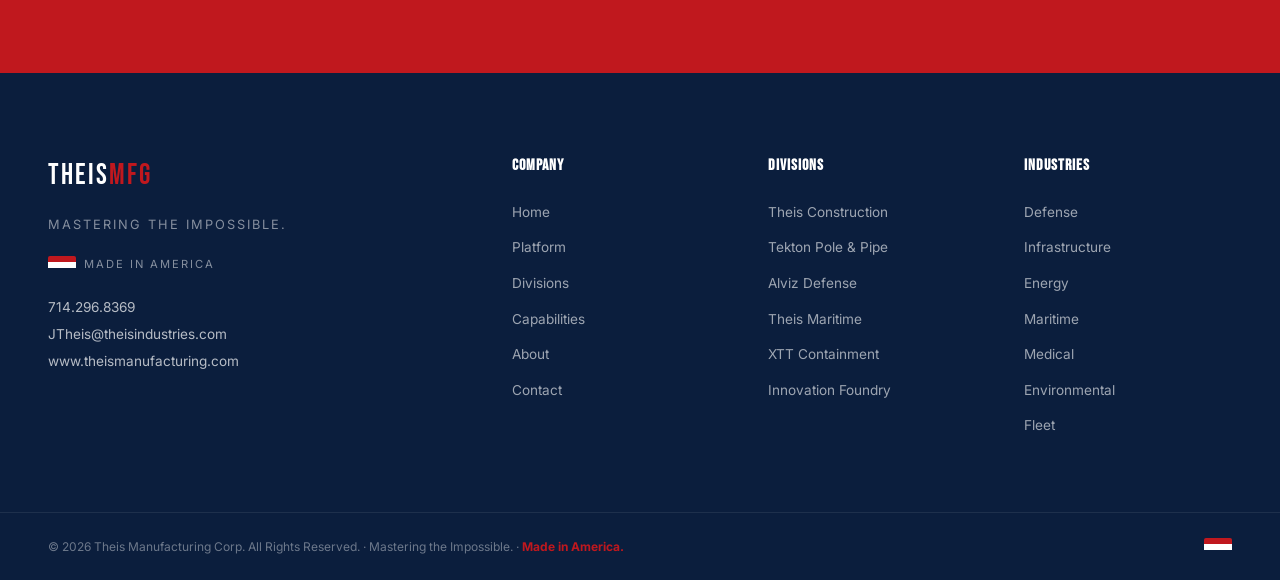
<file: about.html>
<!DOCTYPE html>
<html lang="en">
<head>
  <meta charset="UTF-8">
  <meta name="viewport" content="width=device-width, initial-scale=1.0">
  <title>About — Theis Manufacturing Corp | Built by Builders</title>
  <meta name="description" content="Theis Manufacturing Corp was born from a family legacy of building America's most iconic structures. Meet the founders, learn the story, and understand the mission behind the most advanced polymer composite platform in America.">
  <meta property="og:title" content="About Theis Manufacturing — Built by Builders">
  <meta property="og:description" content="A family legacy since the 1950s. Advanced composite engineering for defense, infrastructure, energy, and beyond. Mastering the Impossible.">
  <meta property="og:image" content="images/hero_main.png">
  <meta property="og:type" content="website">
  <link rel="preconnect" href="https://fonts.googleapis.com">
  <link rel="preconnect" href="https://fonts.gstatic.com" crossorigin>
  <link rel="stylesheet" href="style.css">
  <link rel="icon" type="image/svg+xml" href="data:image/svg+xml,%3Csvg xmlns='http://www.w3.org/2000/svg' viewBox='0 0 32 32'%3E%3Crect width='32' height='32' fill='%23C0181E' rx='4'/%3E%3Ctext x='16' y='24' text-anchor='middle' fill='white' font-size='20' font-family='Arial Black' font-weight='900'%3ET%3C/text%3E%3C/svg%3E">
</head>
<body>

<!-- ── PAGE LOADER ─────────────────────────────────────── -->
<div class="page-loader">
  <div class="loader-inner">
    <div class="loader-logo">THEIS<span>MFG</span></div>
    <div class="loader-bar"></div>
  </div>
</div>

<!-- ── CONFIDENTIAL BANNER ─────────────────────────────── -->
<div class="conf-banner">
  PROPRIETARY &amp; CONFIDENTIAL — <strong>THEIS MANUFACTURING CORP</strong> — ALL RIGHTS RESERVED
</div>

<!-- ── NAVIGATION ──────────────────────────────────────── -->
<nav class="site-nav" role="navigation" aria-label="Main navigation">
  <div class="nav-inner">
    <a href="index.html" class="nav-logo" aria-label="Theis Manufacturing Corp">
      <div class="logo-mark">
        <svg viewBox="0 0 22 22" fill="none" xmlns="http://www.w3.org/2000/svg" aria-hidden="true">
          <polygon points="11,1 21,6 21,16 11,21 1,16 1,6" fill="white" opacity="0.15"/>
          <polygon points="11,3 19,7.5 19,15.5 11,19 3,15.5 3,7.5" fill="none" stroke="white" stroke-width="1.5"/>
          <text x="11" y="16" text-anchor="middle" fill="white" font-size="11" font-family="Arial Black" font-weight="900">T</text>
        </svg>
      </div>
      <span class="logo-name">THEIS<span>MFG</span></span>
    </a>

    <ul class="nav-links" role="list">
      <li><a href="index.html">Home</a></li>
      <li><a href="platform.html">Platform</a></li>
      <li><a href="divisions.html">Divisions</a></li>
      <li><a href="capabilities.html">Capabilities</a></li>
      <li><a href="about.html" class="active">About</a></li>
      <li><a href="contact.html">Contact</a></li>
      <li><a href="contact.html" class="btn btn-primary nav-cta">Get a Quote</a></li>
    </ul>

    <button class="nav-hamburger" aria-label="Open navigation menu">
      <span></span><span></span><span></span>
    </button>
  </div>
</nav>

<!-- ── HERO ────────────────────────────────────────────── -->
<section class="hero">
  <div class="hero-bg" style="background-image:url('images/construction_legacy.png')"></div>
  <div class="hero-overlay overlay-navy-left"></div>
  <div class="hero-content">
    <div class="hero-eyebrow fade-up">Who We Are</div>
    <h1 class="hero-title fade-up d1">BUILT BY<br><span class="accent">BUILDERS.</span><br>MASTERING THE IMPOSSIBLE.</h1>
    <p class="hero-sub fade-up d2">Theis Manufacturing Corp was born from a family legacy of building America's most iconic structures — and a vision to reinvent what composite materials can do.</p>
  </div>
</section>

<!-- ── PULLQUOTE ────────────────────────────────────────── -->
<div class="pullquote fade-in">
  <p class="pq-text">"Theis — pronounced <span class="accent">'Tice'</span> — means 'Gift of God.' We take that seriously in everything we build."</p>
  <p class="pq-sub">Jason Theis · Founder &amp; Chief Engineer</p>
</div>

<!-- ── FOUNDERS ──────────────────────────────────────────── -->
<section class="section bg-white">
  <div class="container">
    <div class="section-header fade-up">
      <div class="section-label">Leadership</div>
      <h2 class="section-title">The People<br>Behind <span class="accent">Theis</span></h2>
    </div>
    <div style="display:grid;grid-template-columns:1fr 1fr;gap:80px;align-items:start;">
      <div class="slide-left">
        <div style="position:sticky;top:120px;border-radius:var(--radius-xl);overflow:hidden;box-shadow:var(--shadow-xl);">
          <!-- Founders design card — no stock imagery -->
          <div style="background:var(--navy);padding:56px 40px 48px;">
            <div style="font-size:.7rem;font-weight:700;letter-spacing:4px;text-transform:uppercase;color:rgba(255,255,255,.4);margin-bottom:32px;">Founded by</div>
            <div style="display:flex;flex-direction:column;gap:32px;">
              <div style="display:flex;align-items:center;gap:20px;">
                <div style="width:64px;height:64px;background:var(--red);border-radius:50%;display:flex;align-items:center;justify-content:center;font-family:var(--font-display);font-size:1.6rem;color:white;flex-shrink:0;letter-spacing:1px;">JT</div>
                <div>
                  <div style="font-family:var(--font-display);font-size:1.5rem;color:white;letter-spacing:1px;">JASON THEIS</div>
                  <div style="font-size:.7rem;color:rgba(255,255,255,.5);letter-spacing:2px;text-transform:uppercase;margin-top:4px;">Chief Engineer &amp; Founder</div>
                </div>
              </div>
              <div style="width:100%;height:1px;background:rgba(255,255,255,.1);"></div>
              <div style="display:flex;align-items:center;gap:20px;">
                <div style="width:64px;height:64px;background:rgba(192,24,30,.6);border-radius:50%;display:flex;align-items:center;justify-content:center;font-family:var(--font-display);font-size:1.6rem;color:white;flex-shrink:0;letter-spacing:1px;">JT</div>
                <div>
                  <div style="font-family:var(--font-display);font-size:1.5rem;color:white;letter-spacing:1px;">JESSICA THEIS</div>
                  <div style="font-size:.7rem;color:rgba(255,255,255,.5);letter-spacing:2px;text-transform:uppercase;margin-top:4px;">Chief Executive Officer</div>
                </div>
              </div>
            </div>
            <div style="margin-top:48px;padding-top:32px;border-top:1px solid rgba(255,255,255,.1);">
              <div style="font-family:var(--font-display);font-size:1.8rem;color:var(--red);line-height:1.1;margin-bottom:12px;">Mastering the<br>Impossible.</div>
              <div style="font-size:.75rem;color:rgba(255,255,255,.4);letter-spacing:2px;text-transform:uppercase;">Theis Manufacturing Corp · Est. 2020s</div>
            </div>
            <div style="margin-top:32px;display:flex;gap:0;">
              <div style="flex:1;height:4px;background:var(--red);"></div>
              <div style="flex:1;height:4px;background:white;"></div>
              <div style="flex:1;height:4px;background:var(--navy);border:1px solid rgba(255,255,255,.2);"></div>
            </div>
          </div>
        </div>
      </div>
      <div class="slide-right" style="display:flex;flex-direction:column;gap:32px;">
        <!-- Jason -->
        <div style="border:1px solid var(--gray-100);border-radius:var(--radius-lg);overflow:hidden;">
          <div style="background:var(--navy);padding:24px 28px;display:flex;align-items:center;gap:16px;">
            <div style="width:52px;height:52px;background:var(--red);border-radius:50%;display:flex;align-items:center;justify-content:center;font-family:var(--font-display);font-size:1.4rem;color:white;flex-shrink:0;">JT</div>
            <div>
              <div style="font-family:var(--font-display);font-size:1.3rem;color:white;letter-spacing:.5px;">JASON THEIS</div>
              <div style="font-size:.75rem;color:rgba(255,255,255,.55);letter-spacing:1.5px;text-transform:uppercase;margin-top:2px;">Chief Engineer &amp; Founder</div>
            </div>
          </div>
          <div style="padding:28px;">
            <p style="font-size:.95rem;color:var(--gray-700);line-height:1.75;margin-bottom:16px;">
              Inventor of the Theis Tekton composite system. Jason's engineering background spans decades of hands-on construction, materials science, and applied polymer chemistry. He designed the BLT (Bonded Layer Technology) sandwich architecture, developed the TT7200 workhorse formulation, and holds the IP portfolio licensed through HP Miller LLC.
            </p>
            <p style="font-size:.95rem;color:var(--gray-700);line-height:1.75;">
              His family's construction legacy dates to landmark California projects of the 1950s and 60s — including Hearst Castle, the Griffith Park Observatory, the Wrigley Mansion on Catalina Island, and a historic Frank Lloyd Wright home. That legacy of building with precision and permanence is encoded into every Theis formulation.
            </p>
            <div style="margin-top:20px;display:flex;gap:8px;flex-wrap:wrap;">
              <span style="font-size:.7rem;font-weight:700;letter-spacing:1.5px;text-transform:uppercase;padding:4px 12px;border-radius:2px;background:rgba(192,24,30,.08);color:var(--red);">Inventor · TT7200</span>
              <span style="font-size:.7rem;font-weight:700;letter-spacing:1.5px;text-transform:uppercase;padding:4px 12px;border-radius:2px;background:rgba(11,30,61,.08);color:var(--navy);">BLT Architecture</span>
              <span style="font-size:.7rem;font-weight:700;letter-spacing:1.5px;text-transform:uppercase;padding:4px 12px;border-radius:2px;background:rgba(11,30,61,.08);color:var(--navy);">HP Miller LLC IP</span>
            </div>
          </div>
        </div>
        <!-- Jessica -->
        <div style="border:1px solid var(--gray-100);border-radius:var(--radius-lg);overflow:hidden;">
          <div style="background:var(--red);padding:24px 28px;display:flex;align-items:center;gap:16px;">
            <div style="width:52px;height:52px;background:rgba(255,255,255,.2);border-radius:50%;display:flex;align-items:center;justify-content:center;font-family:var(--font-display);font-size:1.4rem;color:white;flex-shrink:0;">JT</div>
            <div>
              <div style="font-family:var(--font-display);font-size:1.3rem;color:white;letter-spacing:.5px;">JESSICA THEIS</div>
              <div style="font-size:.75rem;color:rgba(255,255,255,.7);letter-spacing:1.5px;text-transform:uppercase;margin-top:2px;">Chief Executive Officer</div>
            </div>
          </div>
          <div style="padding:28px;">
            <p style="font-size:.95rem;color:var(--gray-700);line-height:1.75;margin-bottom:16px;">
              Jessica leads corporate strategy, business development, legal structure, and client relationships for Theis Manufacturing and the broader Theis Industries portfolio. She oversees the multi-entity architecture spanning Theis Industries (parent company), Parresia Corporation (licensing and distribution), and all 12 operating divisions.
            </p>
            <p style="font-size:.95rem;color:var(--gray-700);line-height:1.75;">
              Under Jessica's leadership, Theis Manufacturing has structured its platform for national deployment, built the operational foundations across all 12 divisions, and developed the licensing model that enables coast-to-coast applicator reach through Parresia Corporation.
            </p>
            <div style="margin-top:20px;display:flex;gap:8px;flex-wrap:wrap;">
              <span style="font-size:.7rem;font-weight:700;letter-spacing:1.5px;text-transform:uppercase;padding:4px 12px;border-radius:2px;background:rgba(192,24,30,.08);color:var(--red);">Corporate Strategy</span>
              <span style="font-size:.7rem;font-weight:700;letter-spacing:1.5px;text-transform:uppercase;padding:4px 12px;border-radius:2px;background:rgba(11,30,61,.08);color:var(--navy);">Theis Industries</span>
              <span style="font-size:.7rem;font-weight:700;letter-spacing:1.5px;text-transform:uppercase;padding:4px 12px;border-radius:2px;background:rgba(11,30,61,.08);color:var(--navy);">Parresia Corp</span>
            </div>
          </div>
        </div>
      </div>
    </div>
  </div>
</section>

<!-- ── PATRIOT STRIPE ────────────────────────────────────── -->
<div class="patriot-stripe">
  <div class="s-red"></div>
  <div class="s-white"></div>
  <div class="s-blue"></div>
</div>

<!-- ── LEGACY ────────────────────────────────────────────── -->
<section class="section bg-offwhite">
  <div class="container">
    <div style="display:grid;grid-template-columns:1fr 1fr;gap:80px;align-items:center;">
      <div class="slide-left">
        <div class="section-label">Our Legacy</div>
        <h2 class="section-title">A Family That<br>Builds <span class="accent">America</span></h2>
        <p style="font-size:1rem;color:var(--gray-700);line-height:1.75;margin-bottom:24px;">
          The Theis family has been building America since the 1950s. What began as a construction company working on California's most iconic landmarks evolved into a materials science mission: to engineer composite systems that make everything built by Theis and its clients last longer, perform better, and cost less to maintain.
        </p>
        <p style="font-size:1rem;color:var(--gray-700);line-height:1.75;margin-bottom:36px;">
          That same commitment to permanence that shaped Hearst Castle and the Griffith Park Observatory is the foundation of the Theis Tekton composite platform — a system built to outlast the structures it protects, applied across 12 industries and growing.
        </p>
        <div class="callout">
          <blockquote>"Make American Manufacture Again."</blockquote>
          <cite>— Theis Manufacturing Corp</cite>
        </div>
      </div>
      <div class="slide-right">
        <div style="border-radius:var(--radius-xl);overflow:hidden;box-shadow:var(--shadow-xl);">
          <img src="images/construction_legacy.png" alt="Theis family construction legacy — California landmark projects since the 1950s" style="width:100%;height:560px;object-fit:cover;display:block;">
        </div>
      </div>
    </div>
  </div>
</section>

<!-- ── MISSION / VISION / VALUES ─────────────────────────── -->
<section class="section bg-navy">
  <div class="container">
    <div class="section-header centered fade-up">
      <div class="section-label" style="color:rgba(255,255,255,.5);">What Drives Us</div>
      <h2 class="section-title on-dark">Mission. Vision.<br><span class="accent">Values.</span></h2>
    </div>
    <div class="cards-grid cols-3">
      <div class="card d1 fade-up" style="background:white;">
        <div class="card-body" style="padding:40px;">
          <div style="font-family:var(--font-display);font-size:.9rem;letter-spacing:4px;text-transform:uppercase;color:var(--red);margin-bottom:12px;">Mission</div>
          <div style="font-family:var(--font-display);font-size:1.8rem;color:var(--navy);line-height:1.1;margin-bottom:20px;letter-spacing:.3px;">OUR PURPOSE</div>
          <p style="font-size:.95rem;color:var(--gray-700);line-height:1.7;">
            To engineer and manufacture the most advanced polymer composite systems in America — applied across every industry that builds, defends, and powers our nation.
          </p>
        </div>
      </div>
      <div class="card d2 fade-up" style="background:white;">
        <div class="card-body" style="padding:40px;">
          <div style="font-family:var(--font-display);font-size:.9rem;letter-spacing:4px;text-transform:uppercase;color:var(--red);margin-bottom:12px;">Vision</div>
          <div style="font-family:var(--font-display);font-size:1.8rem;color:var(--navy);line-height:1.1;margin-bottom:20px;letter-spacing:.3px;">OUR NORTH STAR</div>
          <p style="font-size:.95rem;color:var(--gray-700);line-height:1.7;">
            A fully reshored American manufacturing platform where every critical composite application is invented, built, and protected on American soil — and deployed globally from a position of technological leadership.
          </p>
        </div>
      </div>
      <div class="card d3 fade-up" style="background:white;">
        <div class="card-body" style="padding:40px;">
          <div style="font-family:var(--font-display);font-size:.9rem;letter-spacing:4px;text-transform:uppercase;color:var(--red);margin-bottom:12px;">Values</div>
          <div style="font-family:var(--font-display);font-size:1.8rem;color:var(--navy);line-height:1.1;margin-bottom:20px;letter-spacing:.3px;">WHAT WE STAND FOR</div>
          <div style="display:flex;flex-direction:column;gap:10px;">
            <div style="display:flex;align-items:center;gap:12px;font-size:.9rem;color:var(--gray-700);">
              <div style="width:6px;height:6px;background:var(--red);border-radius:50%;flex-shrink:0;"></div>Mastery
            </div>
            <div style="display:flex;align-items:center;gap:12px;font-size:.9rem;color:var(--gray-700);">
              <div style="width:6px;height:6px;background:var(--red);border-radius:50%;flex-shrink:0;"></div>Integrity
            </div>
            <div style="display:flex;align-items:center;gap:12px;font-size:.9rem;color:var(--gray-700);">
              <div style="width:6px;height:6px;background:var(--red);border-radius:50%;flex-shrink:0;"></div>American Craftsmanship
            </div>
            <div style="display:flex;align-items:center;gap:12px;font-size:.9rem;color:var(--gray-700);">
              <div style="width:6px;height:6px;background:var(--red);border-radius:50%;flex-shrink:0;"></div>Innovation
            </div>
            <div style="display:flex;align-items:center;gap:12px;font-size:.9rem;color:var(--gray-700);">
              <div style="width:6px;height:6px;background:var(--red);border-radius:50%;flex-shrink:0;"></div>Family
            </div>
          </div>
        </div>
      </div>
    </div>
  </div>
</section>

<!-- ── OPERATING PRINCIPLES ──────────────────────────────── -->
<section class="section bg-gray">
  <div class="container">
    <div class="section-header fade-up">
      <div class="section-label">How We Operate</div>
      <h2 class="section-title">18 <span class="accent">Strategic</span> Principles</h2>
      <p class="section-subtitle">Theis Manufacturing is guided by 18 core operating principles that govern every decision, every application, and every relationship. Below are six of the foundational principles that define how we operate:</p>
    </div>
    <div class="cards-grid cols-3">
      <div class="card d1 fade-up">
        <div class="card-body" style="padding:32px;">
          <div style="font-family:var(--font-display);font-size:2.5rem;color:var(--gray-100);margin-bottom:8px;line-height:1;">01</div>
          <div class="card-title" style="margin-bottom:10px;">American First</div>
          <p class="card-text">Every formulation, hire, and raw material sourced domestically whenever possible. American manufacturing is not just a value — it is our operating model and competitive advantage.</p>
        </div>
      </div>
      <div class="card d2 fade-up">
        <div class="card-body" style="padding:32px;">
          <div style="font-family:var(--font-display);font-size:2.5rem;color:var(--gray-100);margin-bottom:8px;line-height:1;">02</div>
          <div class="card-title" style="margin-bottom:10px;">Mastery Over Speed</div>
          <p class="card-text">We don't rush quality. Every layer cured right. Every formulation tested before deployment. The Theis standard is mastery, not velocity — because the structures we protect demand it.</p>
        </div>
      </div>
      <div class="card d3 fade-up">
        <div class="card-body" style="padding:32px;">
          <div style="font-family:var(--font-display);font-size:2.5rem;color:var(--gray-100);margin-bottom:8px;line-height:1;">03</div>
          <div class="card-title" style="margin-bottom:10px;">IP Protection</div>
          <p class="card-text">All formulations are proprietary. Developed and licensed through HP Miller LLC, the IP holding entity of the Theis system. Our formulation portfolio is our most valuable asset and protected accordingly.</p>
        </div>
      </div>
      <div class="card d1 fade-up">
        <div class="card-body" style="padding:32px;">
          <div style="font-family:var(--font-display);font-size:2.5rem;color:var(--gray-100);margin-bottom:8px;line-height:1;">04</div>
          <div class="card-title" style="margin-bottom:10px;">Vertical Integration</div>
          <p class="card-text">We own the technology stack from R&amp;D through application. No dependencies on third-party formulations, competing IP, or offshore supply chains. The full Theis system is controlled end to end.</p>
        </div>
      </div>
      <div class="card d2 fade-up">
        <div class="card-body" style="padding:32px;">
          <div style="font-family:var(--font-display);font-size:2.5rem;color:var(--gray-100);margin-bottom:8px;line-height:1;">05</div>
          <div class="card-title" style="margin-bottom:10px;">Prove It First</div>
          <p class="card-text">Every system is field-tested before scaled. No division goes to market without demonstrated, documented performance data. Our track record is proof of concept at every stage.</p>
        </div>
      </div>
      <div class="card d3 fade-up">
        <div class="card-body" style="padding:32px;">
          <div style="font-family:var(--font-display);font-size:2.5rem;color:var(--gray-100);margin-bottom:8px;line-height:1;">06</div>
          <div class="card-title" style="margin-bottom:10px;">Family Legacy</div>
          <p class="card-text">We build as if our name is on every structure. Because it is. The Theis name has been on California's most important buildings since the 1950s — and that standard of accountability never changes.</p>
        </div>
      </div>
    </div>
  </div>
</section>

<!-- ── FULL BLEED: MAKE AMERICAN MANUFACTURE AGAIN ──────── -->
<div class="image-section" style="min-height:560px;">
  <div class="img-bg" style="background-image:url('images/hero_main.png')"></div>
  <div class="img-overlay overlay-dark"></div>
  <div class="img-content">
    <div class="container">
      <div style="text-align:center;max-width:720px;margin:0 auto;" class="fade-up">
        <div class="section-label" style="color:rgba(255,255,255,.5);justify-content:center;">The Mission</div>
        <h2 class="section-title on-dark" style="font-size:clamp(2.8rem,6vw,5rem);">Make American<br>Manufacture <span class="accent">Again.</span></h2>
        <p class="section-subtitle on-dark" style="max-width:600px;margin:0 auto;">Invented Here. Proven Here. Manufactured Here. Protected Here. Scaled from America to the World.</p>
      </div>
    </div>
  </div>
</div>

<!-- ── CTA ──────────────────────────────────────────────── -->
<section class="section bg-red">
  <div class="container">
    <div style="text-align:center;max-width:640px;margin:0 auto;" class="fade-up">
      <h2 class="section-title on-dark">Work With The Theis Team</h2>
      <p class="section-subtitle on-dark" style="margin:0 auto 40px;">Contact us about your project, your application, or a partnership. The Theis engineering team responds within 24 hours.</p>
      <div style="display:flex;gap:16px;justify-content:center;flex-wrap:wrap;">
        <a href="contact.html" class="btn btn-outline-white">Contact Us</a>
        <a href="platform.html" class="btn btn-navy">See Our Platform</a>
      </div>
    </div>
  </div>
</section>

<!-- ── FOOTER ───────────────────────────────────────────── -->
<footer class="site-footer">
  <div class="footer-inner">
    <div class="footer-brand">
      <div class="footer-logo">THEIS<span>MFG</span></div>
      <div class="footer-tagline">Mastering the Impossible.</div>
      <div class="footer-flag">
        <div class="footer-flag-icon"></div>
        Made in America
      </div>
      <div class="footer-contact" style="margin-top:20px;">
        <p>714.296.8369</p>
        <p><a href="mailto:JTheis@theisindustries.com">JTheis@theisindustries.com</a></p>
        <p><a href="http://www.theismanufacturing.com" target="_blank" rel="noopener">www.theismanufacturing.com</a></p>
      </div>
    </div>
    <div class="footer-col">
      <h4>Company</h4>
      <ul>
        <li><a href="index.html">Home</a></li>
        <li><a href="platform.html">Platform</a></li>
        <li><a href="divisions.html">Divisions</a></li>
        <li><a href="capabilities.html">Capabilities</a></li>
        <li><a href="about.html">About</a></li>
        <li><a href="contact.html">Contact</a></li>
      </ul>
    </div>
    <div class="footer-col">
      <h4>Divisions</h4>
      <ul>
        <li><a href="divisions.html">Theis Construction</a></li>
        <li><a href="divisions.html">Tekton Pole &amp; Pipe</a></li>
        <li><a href="divisions.html">Alviz Defense</a></li>
        <li><a href="divisions.html">Theis Maritime</a></li>
        <li><a href="divisions.html">XTT Containment</a></li>
        <li><a href="divisions.html">Innovation Foundry</a></li>
      </ul>
    </div>
    <div class="footer-col">
      <h4>Industries</h4>
      <ul>
        <li><a href="divisions.html">Defense</a></li>
        <li><a href="divisions.html">Infrastructure</a></li>
        <li><a href="divisions.html">Energy</a></li>
        <li><a href="divisions.html">Maritime</a></li>
        <li><a href="divisions.html">Medical</a></li>
        <li><a href="divisions.html">Environmental</a></li>
        <li><a href="divisions.html">Fleet</a></li>
      </ul>
    </div>
  </div>
  <div class="footer-bottom">
    <p>© 2026 Theis Manufacturing Corp. All Rights Reserved. · Mastering the Impossible. · <strong>Made in America.</strong></p>
    <div class="footer-flag-icon"></div>
  </div>
</footer>

<script src="nav.js" defer></script>

<style>
.hero-overlay {
  position: absolute; inset: 0;
}
.image-section .img-overlay {
  position: absolute; inset: 0;
}
</style>

</body>
</html>
</file>
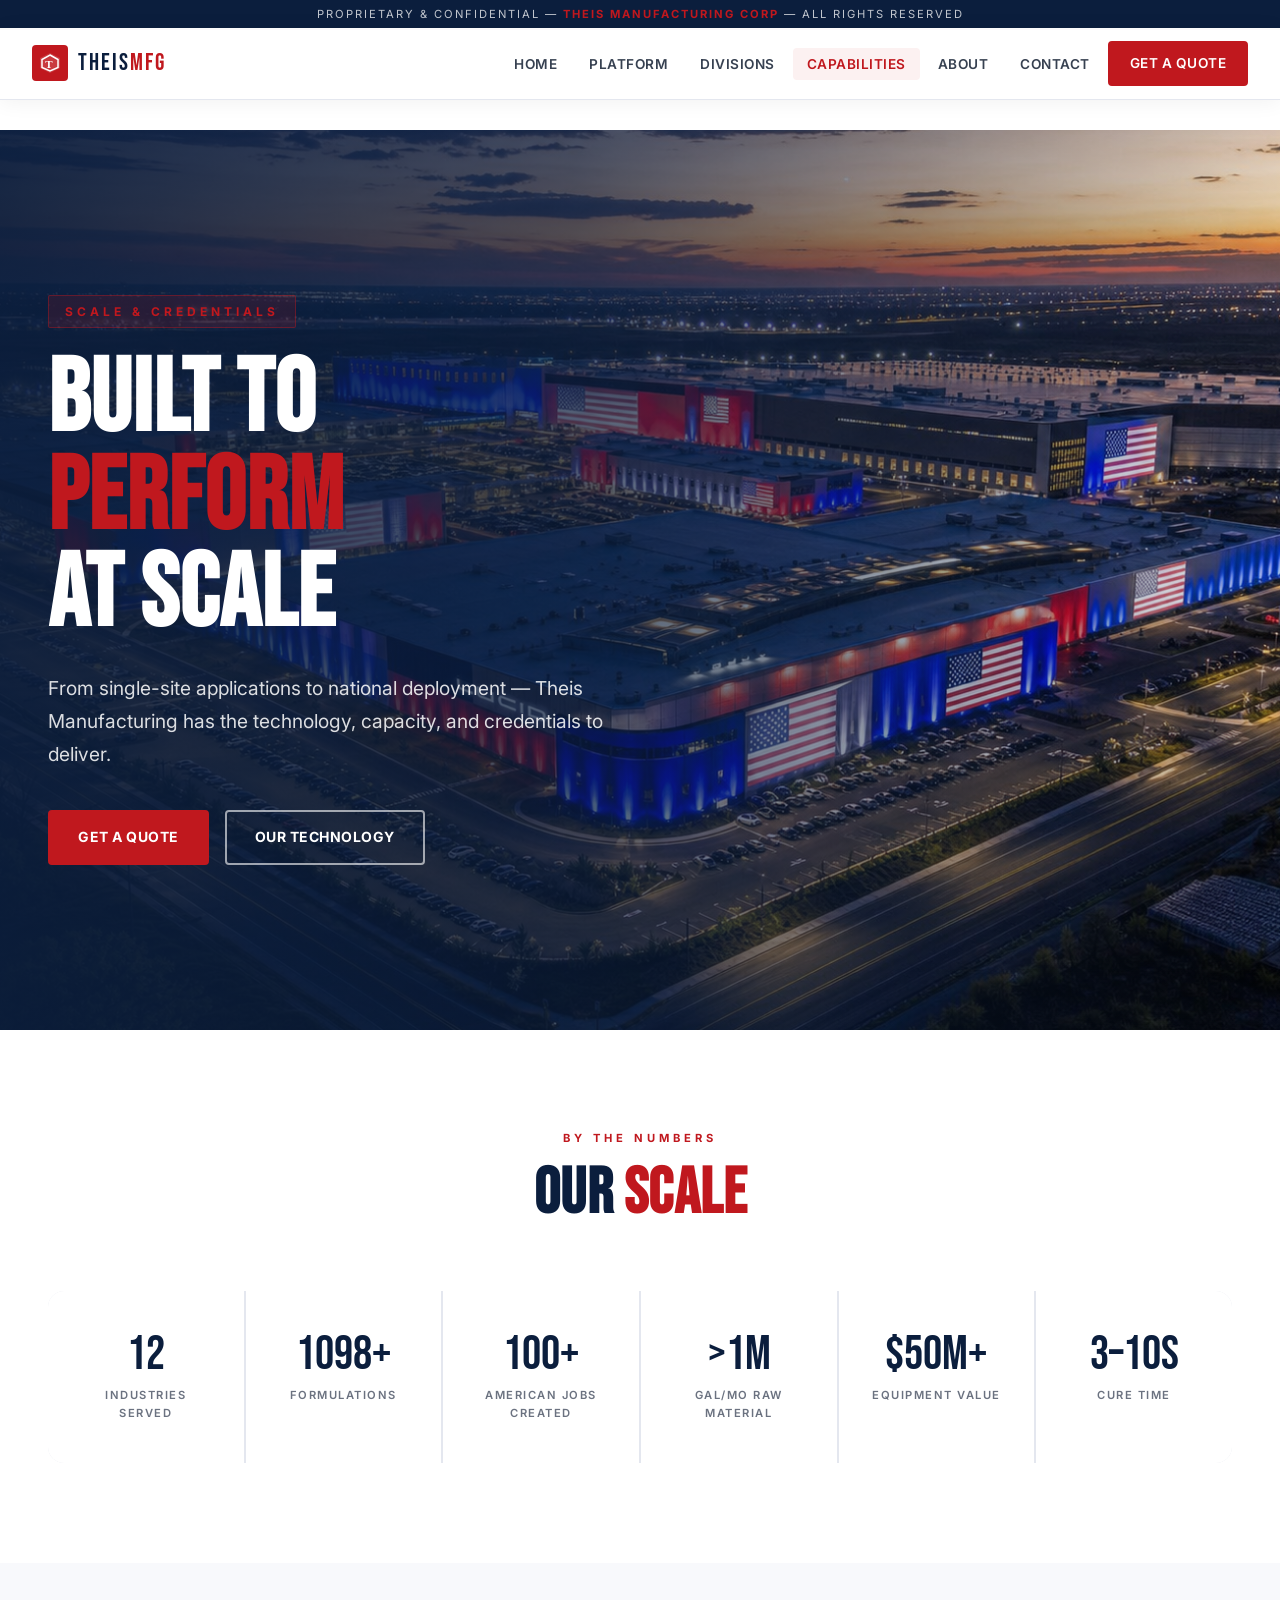
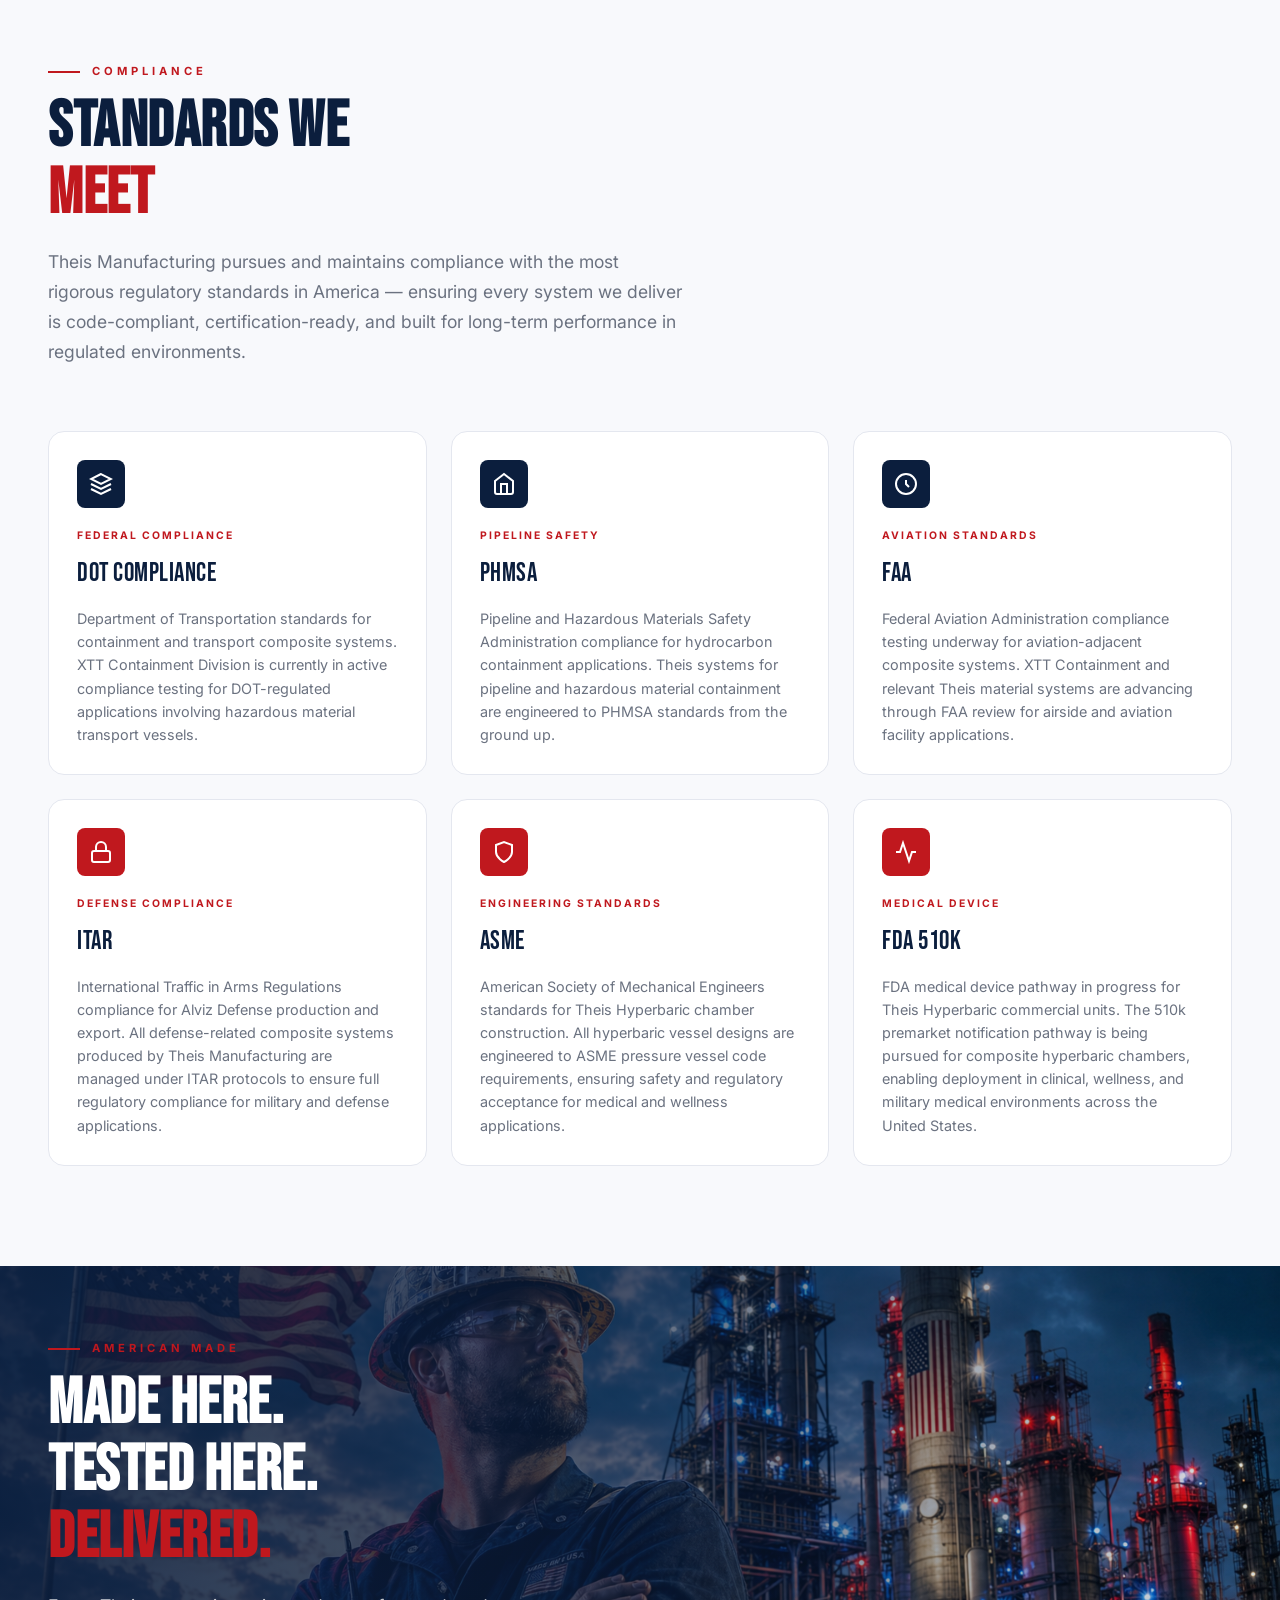
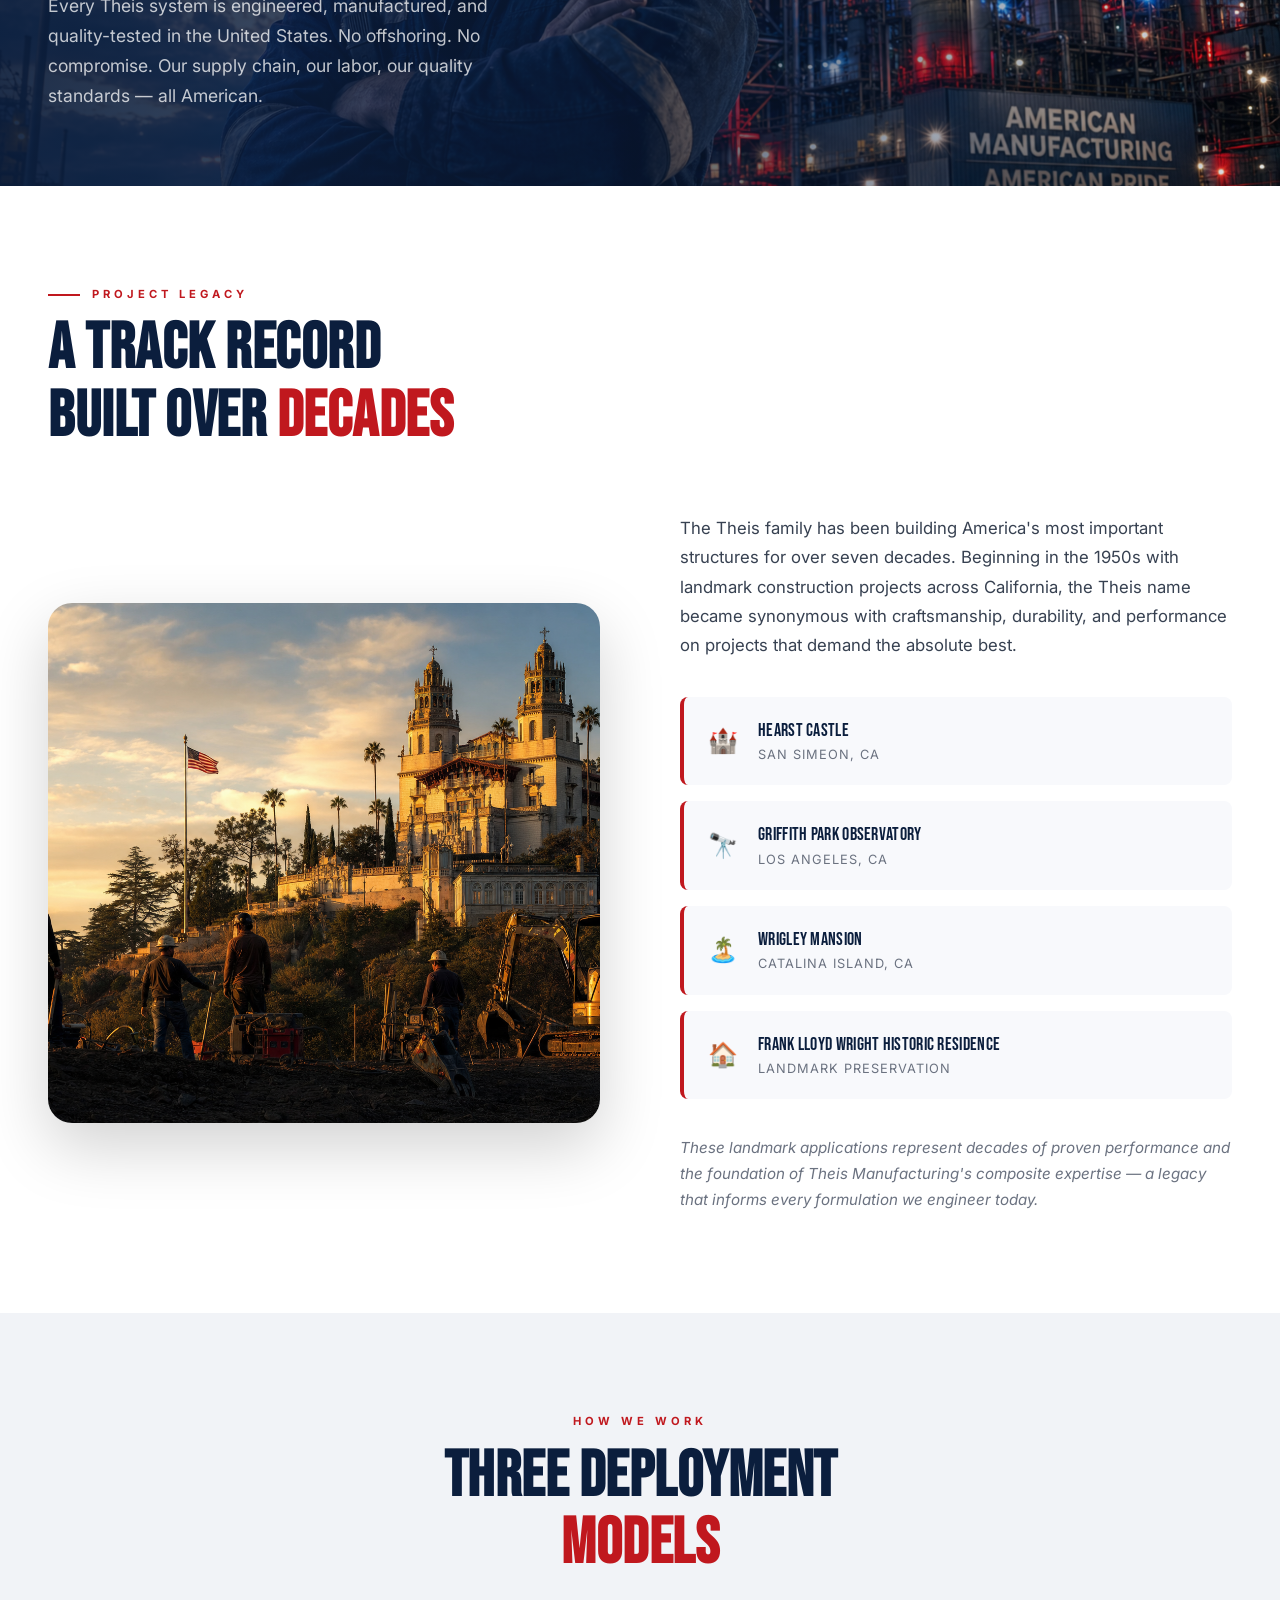
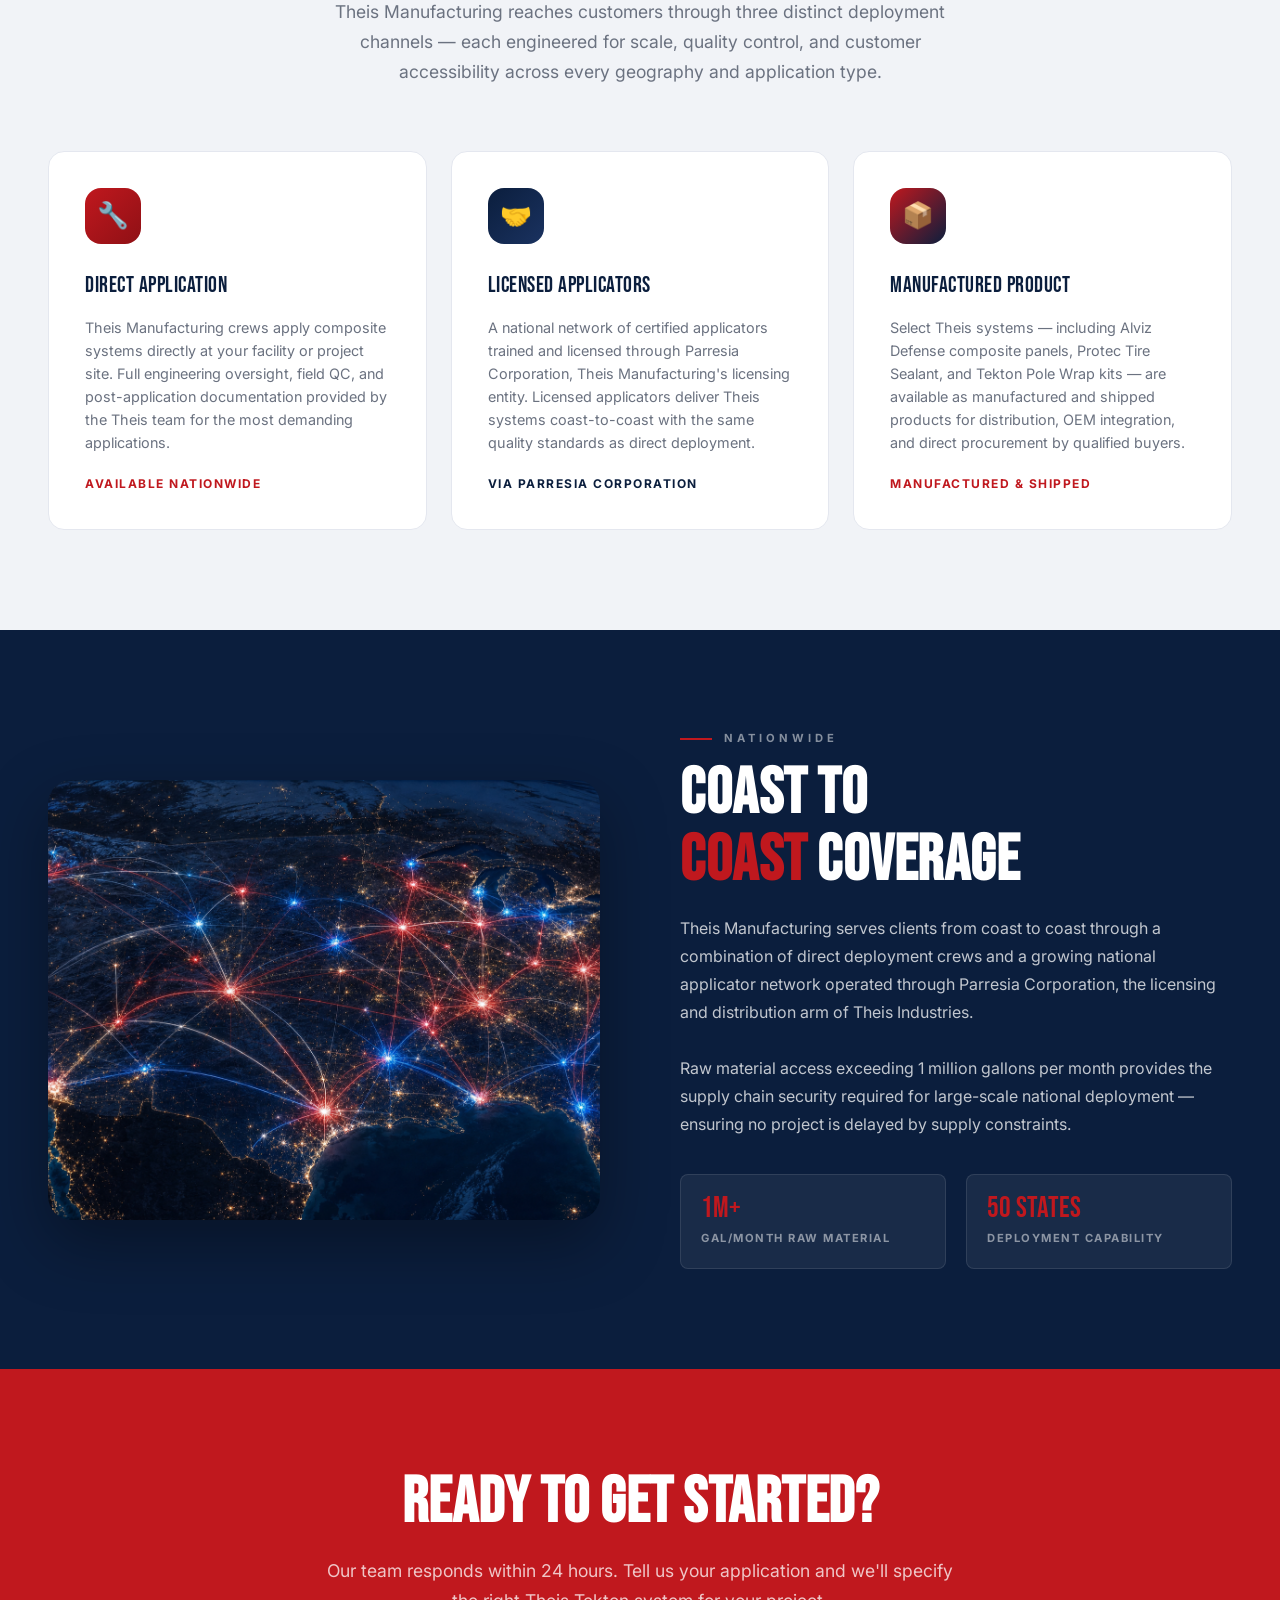
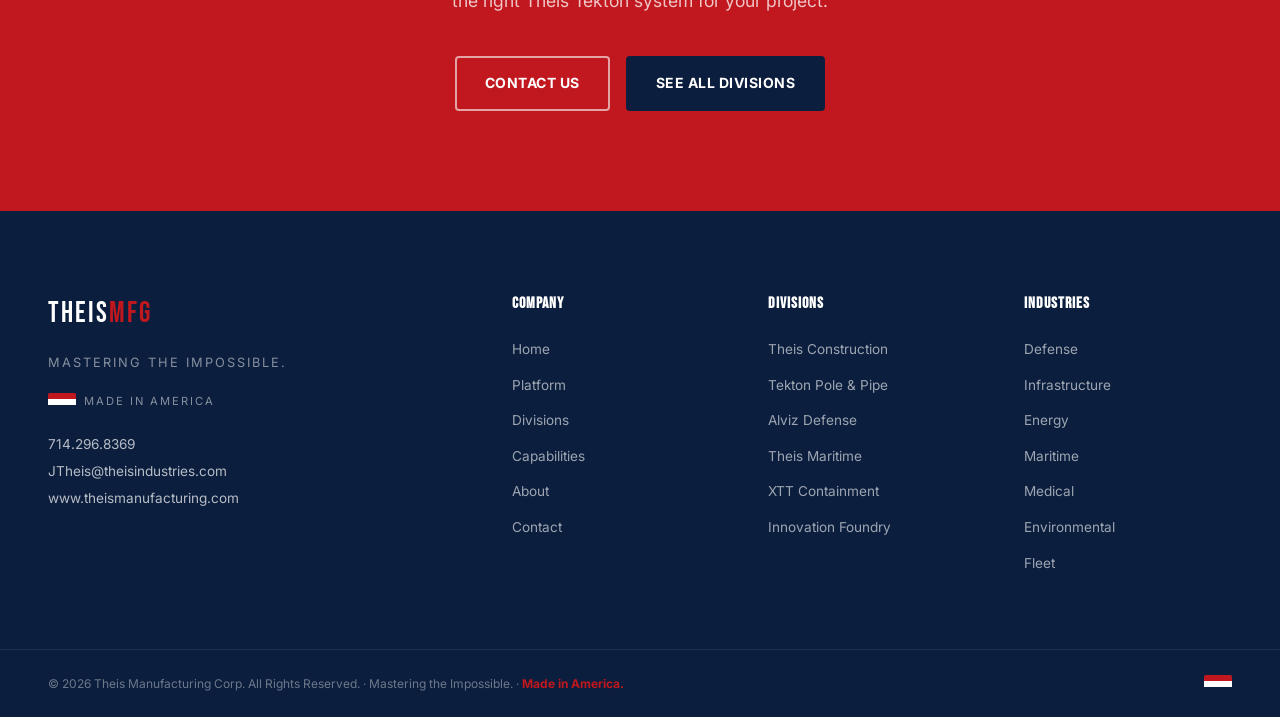
<file: capabilities.html>
<!DOCTYPE html>
<html lang="en">
<head>
  <meta charset="UTF-8">
  <meta name="viewport" content="width=device-width, initial-scale=1.0">
  <title>Capabilities — Theis Manufacturing Corp | Scale, Credentials &amp; National Reach</title>
  <meta name="description" content="Theis Manufacturing delivers advanced composite systems at national scale — with DOT, PHMSA, FAA, ITAR, ASME, and FDA compliance pathways, landmark project history, and coast-to-coast deployment capability.">
  <meta property="og:title" content="Theis Manufacturing — Built to Perform at Scale">
  <meta property="og:description" content="Scale and credentials: 12 industries, 1,100+ formulations, $50M+ equipment value, national deployment, American made.">
  <meta property="og:image" content="images/investment_campus.png">
  <meta property="og:type" content="website">
  <link rel="preconnect" href="https://fonts.googleapis.com">
  <link rel="preconnect" href="https://fonts.gstatic.com" crossorigin>
  <link rel="stylesheet" href="style.css">
  <link rel="icon" type="image/svg+xml" href="data:image/svg+xml,%3Csvg xmlns='http://www.w3.org/2000/svg' viewBox='0 0 32 32'%3E%3Crect width='32' height='32' fill='%23C0181E' rx='4'/%3E%3Ctext x='16' y='24' text-anchor='middle' fill='white' font-size='20' font-family='Arial Black' font-weight='900'%3ET%3C/text%3E%3C/svg%3E">
</head>
<body>

<!-- ── PAGE LOADER ─────────────────────────────────────── -->
<div class="page-loader">
  <div class="loader-inner">
    <div class="loader-logo">THEIS<span>MFG</span></div>
    <div class="loader-bar"></div>
  </div>
</div>

<!-- ── CONFIDENTIAL BANNER ─────────────────────────────── -->
<div class="conf-banner">
  PROPRIETARY &amp; CONFIDENTIAL — <strong>THEIS MANUFACTURING CORP</strong> — ALL RIGHTS RESERVED
</div>

<!-- ── NAVIGATION ──────────────────────────────────────── -->
<nav class="site-nav" role="navigation" aria-label="Main navigation">
  <div class="nav-inner">
    <a href="index.html" class="nav-logo" aria-label="Theis Manufacturing Corp">
      <div class="logo-mark">
        <svg viewBox="0 0 22 22" fill="none" xmlns="http://www.w3.org/2000/svg" aria-hidden="true">
          <polygon points="11,1 21,6 21,16 11,21 1,16 1,6" fill="white" opacity="0.15"/>
          <polygon points="11,3 19,7.5 19,15.5 11,19 3,15.5 3,7.5" fill="none" stroke="white" stroke-width="1.5"/>
          <text x="11" y="16" text-anchor="middle" fill="white" font-size="11" font-family="Arial Black" font-weight="900">T</text>
        </svg>
      </div>
      <span class="logo-name">THEIS<span>MFG</span></span>
    </a>

    <ul class="nav-links" role="list">
      <li><a href="index.html">Home</a></li>
      <li><a href="platform.html">Platform</a></li>
      <li><a href="divisions.html">Divisions</a></li>
      <li><a href="capabilities.html" class="active">Capabilities</a></li>
      <li><a href="about.html">About</a></li>
      <li><a href="contact.html">Contact</a></li>
      <li><a href="contact.html" class="btn btn-primary nav-cta">Get a Quote</a></li>
    </ul>

    <button class="nav-hamburger" aria-label="Open navigation menu">
      <span></span><span></span><span></span>
    </button>
  </div>
</nav>

<!-- ── HERO ────────────────────────────────────────────── -->
<section class="hero">
  <div class="hero-bg" style="background-image:url('images/investment_campus.png')"></div>
  <div class="hero-overlay overlay-navy-left"></div>
  <div class="hero-content">
    <div class="hero-eyebrow fade-up">Scale &amp; Credentials</div>
    <h1 class="hero-title fade-up d1">BUILT TO<br><span class="accent">PERFORM</span><br>AT SCALE</h1>
    <p class="hero-sub fade-up d2">From single-site applications to national deployment — Theis Manufacturing has the technology, capacity, and credentials to deliver.</p>
    <div class="hero-actions fade-up d3">
      <a href="contact.html" class="btn btn-primary">Get a Quote</a>
      <a href="platform.html" class="btn btn-outline-white">Our Technology</a>
    </div>
  </div>
</section>

<!-- ── KEY METRICS ──────────────────────────────────────── -->
<section class="section bg-white">
  <div class="container">
    <div class="section-header centered fade-up">
      <div class="section-label">By The Numbers</div>
      <h2 class="section-title">Our <span class="accent">Scale</span></h2>
    </div>
    <div class="metrics-row fade-up d1">
      <div class="metric-cell">
        <div class="metric-num"><span data-target="12">12</span></div>
        <div class="metric-label">Industries Served</div>
      </div>
      <div class="metric-cell">
        <div class="metric-num"><span data-target="1100" data-suffix="+">1,100+</span></div>
        <div class="metric-label">Formulations</div>
      </div>
      <div class="metric-cell">
        <div class="metric-num"><span data-target="100" data-suffix="+">100+</span></div>
        <div class="metric-label">American Jobs Created</div>
      </div>
      <div class="metric-cell">
        <div class="metric-num"><span>&gt;1M</span></div>
        <div class="metric-label">Gal/Mo Raw Material</div>
      </div>
      <div class="metric-cell">
        <div class="metric-num"><span data-prefix="$" data-target="50" data-suffix="M+">$50M+</span></div>
        <div class="metric-label">Equipment Value</div>
      </div>
      <div class="metric-cell">
        <div class="metric-num"><span>3–10s</span></div>
        <div class="metric-label">Cure Time</div>
      </div>
    </div>
  </div>
</section>

<!-- ── COMPLIANCE & CERTIFICATIONS ──────────────────────── -->
<section class="section bg-offwhite">
  <div class="container">
    <div class="section-header fade-up">
      <div class="section-label">Compliance</div>
      <h2 class="section-title">Standards We<br><span class="accent">Meet</span></h2>
      <p class="section-subtitle">Theis Manufacturing pursues and maintains compliance with the most rigorous regulatory standards in America — ensuring every system we deliver is code-compliant, certification-ready, and built for long-term performance in regulated environments.</p>
    </div>
    <div class="cards-grid cols-3">
      <div class="card d1 fade-up">
        <div class="card-body">
          <div style="width:48px;height:48px;background:var(--navy);border-radius:var(--radius-md);display:flex;align-items:center;justify-content:center;margin-bottom:20px;">
            <svg width="24" height="24" viewBox="0 0 24 24" fill="none" stroke="white" stroke-width="2"><path d="M12 2L2 7l10 5 10-5-10-5zM2 17l10 5 10-5M2 12l10 5 10-5"/></svg>
          </div>
          <div class="card-tag">Federal Compliance</div>
          <div class="card-title">DOT Compliance</div>
          <p class="card-text">Department of Transportation standards for containment and transport composite systems. XTT Containment Division is currently in active compliance testing for DOT-regulated applications involving hazardous material transport vessels.</p>
        </div>
      </div>
      <div class="card d2 fade-up">
        <div class="card-body">
          <div style="width:48px;height:48px;background:var(--navy);border-radius:var(--radius-md);display:flex;align-items:center;justify-content:center;margin-bottom:20px;">
            <svg width="24" height="24" viewBox="0 0 24 24" fill="none" stroke="white" stroke-width="2"><path d="M3 9l9-7 9 7v11a2 2 0 01-2 2H5a2 2 0 01-2-2z"/><polyline points="9 22 9 12 15 12 15 22"/></svg>
          </div>
          <div class="card-tag">Pipeline Safety</div>
          <div class="card-title">PHMSA</div>
          <p class="card-text">Pipeline and Hazardous Materials Safety Administration compliance for hydrocarbon containment applications. Theis systems for pipeline and hazardous material containment are engineered to PHMSA standards from the ground up.</p>
        </div>
      </div>
      <div class="card d3 fade-up">
        <div class="card-body">
          <div style="width:48px;height:48px;background:var(--navy);border-radius:var(--radius-md);display:flex;align-items:center;justify-content:center;margin-bottom:20px;">
            <svg width="24" height="24" viewBox="0 0 24 24" fill="none" stroke="white" stroke-width="2"><circle cx="12" cy="12" r="10"/><path d="M12 8v4l3 3"/></svg>
          </div>
          <div class="card-tag">Aviation Standards</div>
          <div class="card-title">FAA</div>
          <p class="card-text">Federal Aviation Administration compliance testing underway for aviation-adjacent composite systems. XTT Containment and relevant Theis material systems are advancing through FAA review for airside and aviation facility applications.</p>
        </div>
      </div>
      <div class="card d1 fade-up">
        <div class="card-body">
          <div style="width:48px;height:48px;background:var(--red);border-radius:var(--radius-md);display:flex;align-items:center;justify-content:center;margin-bottom:20px;">
            <svg width="24" height="24" viewBox="0 0 24 24" fill="none" stroke="white" stroke-width="2"><rect x="3" y="11" width="18" height="11" rx="2" ry="2"/><path d="M7 11V7a5 5 0 0110 0v4"/></svg>
          </div>
          <div class="card-tag">Defense Compliance</div>
          <div class="card-title">ITAR</div>
          <p class="card-text">International Traffic in Arms Regulations compliance for Alviz Defense production and export. All defense-related composite systems produced by Theis Manufacturing are managed under ITAR protocols to ensure full regulatory compliance for military and defense applications.</p>
        </div>
      </div>
      <div class="card d2 fade-up">
        <div class="card-body">
          <div style="width:48px;height:48px;background:var(--red);border-radius:var(--radius-md);display:flex;align-items:center;justify-content:center;margin-bottom:20px;">
            <svg width="24" height="24" viewBox="0 0 24 24" fill="none" stroke="white" stroke-width="2"><path d="M12 22s8-4 8-10V5l-8-3-8 3v7c0 6 8 10 8 10z"/></svg>
          </div>
          <div class="card-tag">Engineering Standards</div>
          <div class="card-title">ASME</div>
          <p class="card-text">American Society of Mechanical Engineers standards for Theis Hyperbaric chamber construction. All hyperbaric vessel designs are engineered to ASME pressure vessel code requirements, ensuring safety and regulatory acceptance for medical and wellness applications.</p>
        </div>
      </div>
      <div class="card d3 fade-up">
        <div class="card-body">
          <div style="width:48px;height:48px;background:var(--red);border-radius:var(--radius-md);display:flex;align-items:center;justify-content:center;margin-bottom:20px;">
            <svg width="24" height="24" viewBox="0 0 24 24" fill="none" stroke="white" stroke-width="2"><path d="M22 12h-4l-3 9L9 3l-3 9H2"/></svg>
          </div>
          <div class="card-tag">Medical Device</div>
          <div class="card-title">FDA 510k</div>
          <p class="card-text">FDA medical device pathway in progress for Theis Hyperbaric commercial units. The 510k premarket notification pathway is being pursued for composite hyperbaric chambers, enabling deployment in clinical, wellness, and military medical environments across the United States.</p>
        </div>
      </div>
    </div>
  </div>
</section>

<!-- ── FULL BLEED: AMERICAN MADE ──────────────────────────── -->
<div class="image-section">
  <div class="img-bg" style="background-image:url('images/american_worker.png')"></div>
  <div class="img-overlay overlay-navy-left"></div>
  <div class="img-content">
    <div class="container">
      <div style="max-width:560px;" class="slide-left">
        <div class="section-label" style="color:var(--red);">American Made</div>
        <h2 class="section-title on-dark">Made Here.<br>Tested Here.<br><span class="accent">Delivered.</span></h2>
        <p class="section-subtitle on-dark" style="max-width:480px;">Every Theis system is engineered, manufactured, and quality-tested in the United States. No offshoring. No compromise. Our supply chain, our labor, our quality standards — all American.</p>
      </div>
    </div>
  </div>
</div>

<!-- ── LANDMARK PROJECTS ─────────────────────────────────── -->
<section class="section bg-white">
  <div class="container">
    <div class="section-header fade-up">
      <div class="section-label">Project Legacy</div>
      <h2 class="section-title">A Track Record<br>Built Over <span class="accent">Decades</span></h2>
    </div>
    <div style="display:grid;grid-template-columns:1fr 1fr;gap:80px;align-items:center;">
      <div class="slide-left">
        <div style="border-radius:var(--radius-xl);overflow:hidden;box-shadow:var(--shadow-xl);">
          <img src="images/construction_legacy.png" alt="Theis Construction legacy projects — Hearst Castle, Griffith Park Observatory" style="width:100%;height:520px;object-fit:cover;display:block;">
        </div>
      </div>
      <div class="slide-right">
        <p style="font-size:1.05rem;color:var(--gray-700);line-height:1.75;margin-bottom:36px;">
          The Theis family has been building America's most important structures for over seven decades. Beginning in the 1950s with landmark construction projects across California, the Theis name became synonymous with craftsmanship, durability, and performance on projects that demand the absolute best.
        </p>
        <div style="display:flex;flex-direction:column;gap:16px;margin-bottom:36px;">
          <div style="display:flex;align-items:center;gap:20px;padding:20px 24px;background:var(--off-white);border-radius:var(--radius-md);border-left:4px solid var(--red);">
            <span style="font-size:1.5rem;">🏰</span>
            <div>
              <div style="font-family:var(--font-display);font-size:1.1rem;color:var(--navy);letter-spacing:.3px;">Hearst Castle</div>
              <div style="font-size:.8rem;color:var(--gray-500);letter-spacing:1px;text-transform:uppercase;">San Simeon, CA</div>
            </div>
          </div>
          <div style="display:flex;align-items:center;gap:20px;padding:20px 24px;background:var(--off-white);border-radius:var(--radius-md);border-left:4px solid var(--red);">
            <span style="font-size:1.5rem;">🔭</span>
            <div>
              <div style="font-family:var(--font-display);font-size:1.1rem;color:var(--navy);letter-spacing:.3px;">Griffith Park Observatory</div>
              <div style="font-size:.8rem;color:var(--gray-500);letter-spacing:1px;text-transform:uppercase;">Los Angeles, CA</div>
            </div>
          </div>
          <div style="display:flex;align-items:center;gap:20px;padding:20px 24px;background:var(--off-white);border-radius:var(--radius-md);border-left:4px solid var(--red);">
            <span style="font-size:1.5rem;">🏝️</span>
            <div>
              <div style="font-family:var(--font-display);font-size:1.1rem;color:var(--navy);letter-spacing:.3px;">Wrigley Mansion</div>
              <div style="font-size:.8rem;color:var(--gray-500);letter-spacing:1px;text-transform:uppercase;">Catalina Island, CA</div>
            </div>
          </div>
          <div style="display:flex;align-items:center;gap:20px;padding:20px 24px;background:var(--off-white);border-radius:var(--radius-md);border-left:4px solid var(--red);">
            <span style="font-size:1.5rem;">🏠</span>
            <div>
              <div style="font-family:var(--font-display);font-size:1.1rem;color:var(--navy);letter-spacing:.3px;">Frank Lloyd Wright Historic Residence</div>
              <div style="font-size:.8rem;color:var(--gray-500);letter-spacing:1px;text-transform:uppercase;">Landmark Preservation</div>
            </div>
          </div>
        </div>
        <p style="font-size:.95rem;color:var(--gray-500);line-height:1.7;font-style:italic;">
          These landmark applications represent decades of proven performance and the foundation of Theis Manufacturing's composite expertise — a legacy that informs every formulation we engineer today.
        </p>
      </div>
    </div>
  </div>
</section>

<!-- ── DEPLOYMENT MODES ──────────────────────────────────── -->
<section class="section bg-gray">
  <div class="container">
    <div class="section-header centered fade-up">
      <div class="section-label">How We Work</div>
      <h2 class="section-title">Three Deployment<br><span class="accent">Models</span></h2>
      <p class="section-subtitle">Theis Manufacturing reaches customers through three distinct deployment channels — each engineered for scale, quality control, and customer accessibility across every geography and application type.</p>
    </div>
    <div class="cards-grid cols-3">
      <div class="card d1 fade-up">
        <div class="card-body" style="padding:36px;">
          <div style="width:56px;height:56px;background:linear-gradient(135deg,var(--red),var(--red-dark));border-radius:var(--radius-lg);display:flex;align-items:center;justify-content:center;margin-bottom:24px;font-size:1.6rem;">🔧</div>
          <div class="card-title" style="font-size:1.4rem;margin-bottom:12px;">Direct Application</div>
          <p class="card-text" style="margin-bottom:20px;">Theis Manufacturing crews apply composite systems directly at your facility or project site. Full engineering oversight, field QC, and post-application documentation provided by the Theis team for the most demanding applications.</p>
          <div style="font-size:.75rem;font-weight:700;letter-spacing:1.5px;text-transform:uppercase;color:var(--red);">Available Nationwide</div>
        </div>
      </div>
      <div class="card d2 fade-up">
        <div class="card-body" style="padding:36px;">
          <div style="width:56px;height:56px;background:linear-gradient(135deg,var(--navy),var(--navy-light));border-radius:var(--radius-lg);display:flex;align-items:center;justify-content:center;margin-bottom:24px;font-size:1.6rem;">🤝</div>
          <div class="card-title" style="font-size:1.4rem;margin-bottom:12px;">Licensed Applicators</div>
          <p class="card-text" style="margin-bottom:20px;">A national network of certified applicators trained and licensed through Parresia Corporation, Theis Manufacturing's licensing entity. Licensed applicators deliver Theis systems coast-to-coast with the same quality standards as direct deployment.</p>
          <div style="font-size:.75rem;font-weight:700;letter-spacing:1.5px;text-transform:uppercase;color:var(--navy);">Via Parresia Corporation</div>
        </div>
      </div>
      <div class="card d3 fade-up">
        <div class="card-body" style="padding:36px;">
          <div style="width:56px;height:56px;background:linear-gradient(135deg,var(--red),var(--navy));border-radius:var(--radius-lg);display:flex;align-items:center;justify-content:center;margin-bottom:24px;font-size:1.6rem;">📦</div>
          <div class="card-title" style="font-size:1.4rem;margin-bottom:12px;">Manufactured Product</div>
          <p class="card-text" style="margin-bottom:20px;">Select Theis systems — including Alviz Defense composite panels, Protec Tire Sealant, and Tekton Pole Wrap kits — are available as manufactured and shipped products for distribution, OEM integration, and direct procurement by qualified buyers.</p>
          <div style="font-size:.75rem;font-weight:700;letter-spacing:1.5px;text-transform:uppercase;color:var(--red);">Manufactured &amp; Shipped</div>
        </div>
      </div>
    </div>
  </div>
</section>

<!-- ── NATIONAL REACH ────────────────────────────────────── -->
<section class="section bg-navy">
  <div class="container">
    <div style="display:grid;grid-template-columns:1fr 1fr;gap:80px;align-items:center;">
      <div class="slide-left">
        <div style="border-radius:var(--radius-xl);overflow:hidden;box-shadow:0 24px 64px rgba(0,0,0,.35);">
          <img src="images/usa_reshoring.png" alt="Theis Manufacturing national deployment — coast to coast coverage" style="width:100%;height:440px;object-fit:cover;display:block;">
        </div>
      </div>
      <div class="slide-right">
        <div class="section-label" style="color:rgba(255,255,255,.5);">Nationwide</div>
        <h2 class="section-title on-dark">Coast to<br><span class="accent">Coast</span> Coverage</h2>
        <p style="font-size:1rem;color:rgba(255,255,255,.75);line-height:1.75;margin-bottom:28px;">
          Theis Manufacturing serves clients from coast to coast through a combination of direct deployment crews and a growing national applicator network operated through Parresia Corporation, the licensing and distribution arm of Theis Industries.
        </p>
        <p style="font-size:1rem;color:rgba(255,255,255,.75);line-height:1.75;margin-bottom:36px;">
          Raw material access exceeding 1 million gallons per month provides the supply chain security required for large-scale national deployment — ensuring no project is delayed by supply constraints.
        </p>
        <div style="display:grid;grid-template-columns:1fr 1fr;gap:20px;">
          <div style="padding:20px;background:rgba(255,255,255,.06);border-radius:var(--radius-md);border:1px solid rgba(255,255,255,.1);">
            <div style="font-family:var(--font-display);font-size:1.8rem;color:var(--red);line-height:1;">1M+</div>
            <div style="font-size:.7rem;font-weight:700;letter-spacing:1.5px;text-transform:uppercase;color:rgba(255,255,255,.5);margin-top:6px;">Gal/Month Raw Material</div>
          </div>
          <div style="padding:20px;background:rgba(255,255,255,.06);border-radius:var(--radius-md);border:1px solid rgba(255,255,255,.1);">
            <div style="font-family:var(--font-display);font-size:1.8rem;color:var(--red);line-height:1;">50 States</div>
            <div style="font-size:.7rem;font-weight:700;letter-spacing:1.5px;text-transform:uppercase;color:rgba(255,255,255,.5);margin-top:6px;">Deployment Capability</div>
          </div>
        </div>
      </div>
    </div>
  </div>
</section>

<!-- ── CTA ──────────────────────────────────────────────── -->
<section class="section bg-red">
  <div class="container">
    <div style="text-align:center;max-width:640px;margin:0 auto;" class="fade-up">
      <h2 class="section-title on-dark">Ready to Get Started?</h2>
      <p class="section-subtitle on-dark" style="margin:0 auto 40px;">Our team responds within 24 hours. Tell us your application and we'll specify the right Theis Tekton system for your project.</p>
      <div style="display:flex;gap:16px;justify-content:center;flex-wrap:wrap;">
        <a href="contact.html" class="btn btn-outline-white">Contact Us</a>
        <a href="divisions.html" class="btn btn-navy">See All Divisions</a>
      </div>
    </div>
  </div>
</section>

<!-- ── FOOTER ───────────────────────────────────────────── -->
<footer class="site-footer">
  <div class="footer-inner">
    <div class="footer-brand">
      <div class="footer-logo">THEIS<span>MFG</span></div>
      <div class="footer-tagline">Mastering the Impossible.</div>
      <div class="footer-flag">
        <div class="footer-flag-icon"></div>
        Made in America
      </div>
      <div class="footer-contact" style="margin-top:20px;">
        <p>714.296.8369</p>
        <p><a href="mailto:JTheis@theisindustries.com">JTheis@theisindustries.com</a></p>
        <p><a href="http://www.theismanufacturing.com" target="_blank" rel="noopener">www.theismanufacturing.com</a></p>
      </div>
    </div>
    <div class="footer-col">
      <h4>Company</h4>
      <ul>
        <li><a href="index.html">Home</a></li>
        <li><a href="platform.html">Platform</a></li>
        <li><a href="divisions.html">Divisions</a></li>
        <li><a href="capabilities.html">Capabilities</a></li>
        <li><a href="about.html">About</a></li>
        <li><a href="contact.html">Contact</a></li>
      </ul>
    </div>
    <div class="footer-col">
      <h4>Divisions</h4>
      <ul>
        <li><a href="divisions.html">Theis Construction</a></li>
        <li><a href="divisions.html">Tekton Pole &amp; Pipe</a></li>
        <li><a href="divisions.html">Alviz Defense</a></li>
        <li><a href="divisions.html">Theis Maritime</a></li>
        <li><a href="divisions.html">XTT Containment</a></li>
        <li><a href="divisions.html">Innovation Foundry</a></li>
      </ul>
    </div>
    <div class="footer-col">
      <h4>Industries</h4>
      <ul>
        <li><a href="divisions.html">Defense</a></li>
        <li><a href="divisions.html">Infrastructure</a></li>
        <li><a href="divisions.html">Energy</a></li>
        <li><a href="divisions.html">Maritime</a></li>
        <li><a href="divisions.html">Medical</a></li>
        <li><a href="divisions.html">Environmental</a></li>
        <li><a href="divisions.html">Fleet</a></li>
      </ul>
    </div>
  </div>
  <div class="footer-bottom">
    <p>© 2026 Theis Manufacturing Corp. All Rights Reserved. · Mastering the Impossible. · <strong>Made in America.</strong></p>
    <div class="footer-flag-icon"></div>
  </div>
</footer>

<script src="nav.js" defer></script>

<style>
.hero-overlay {
  position: absolute; inset: 0;
}
</style>

</body>
</html>
</file>
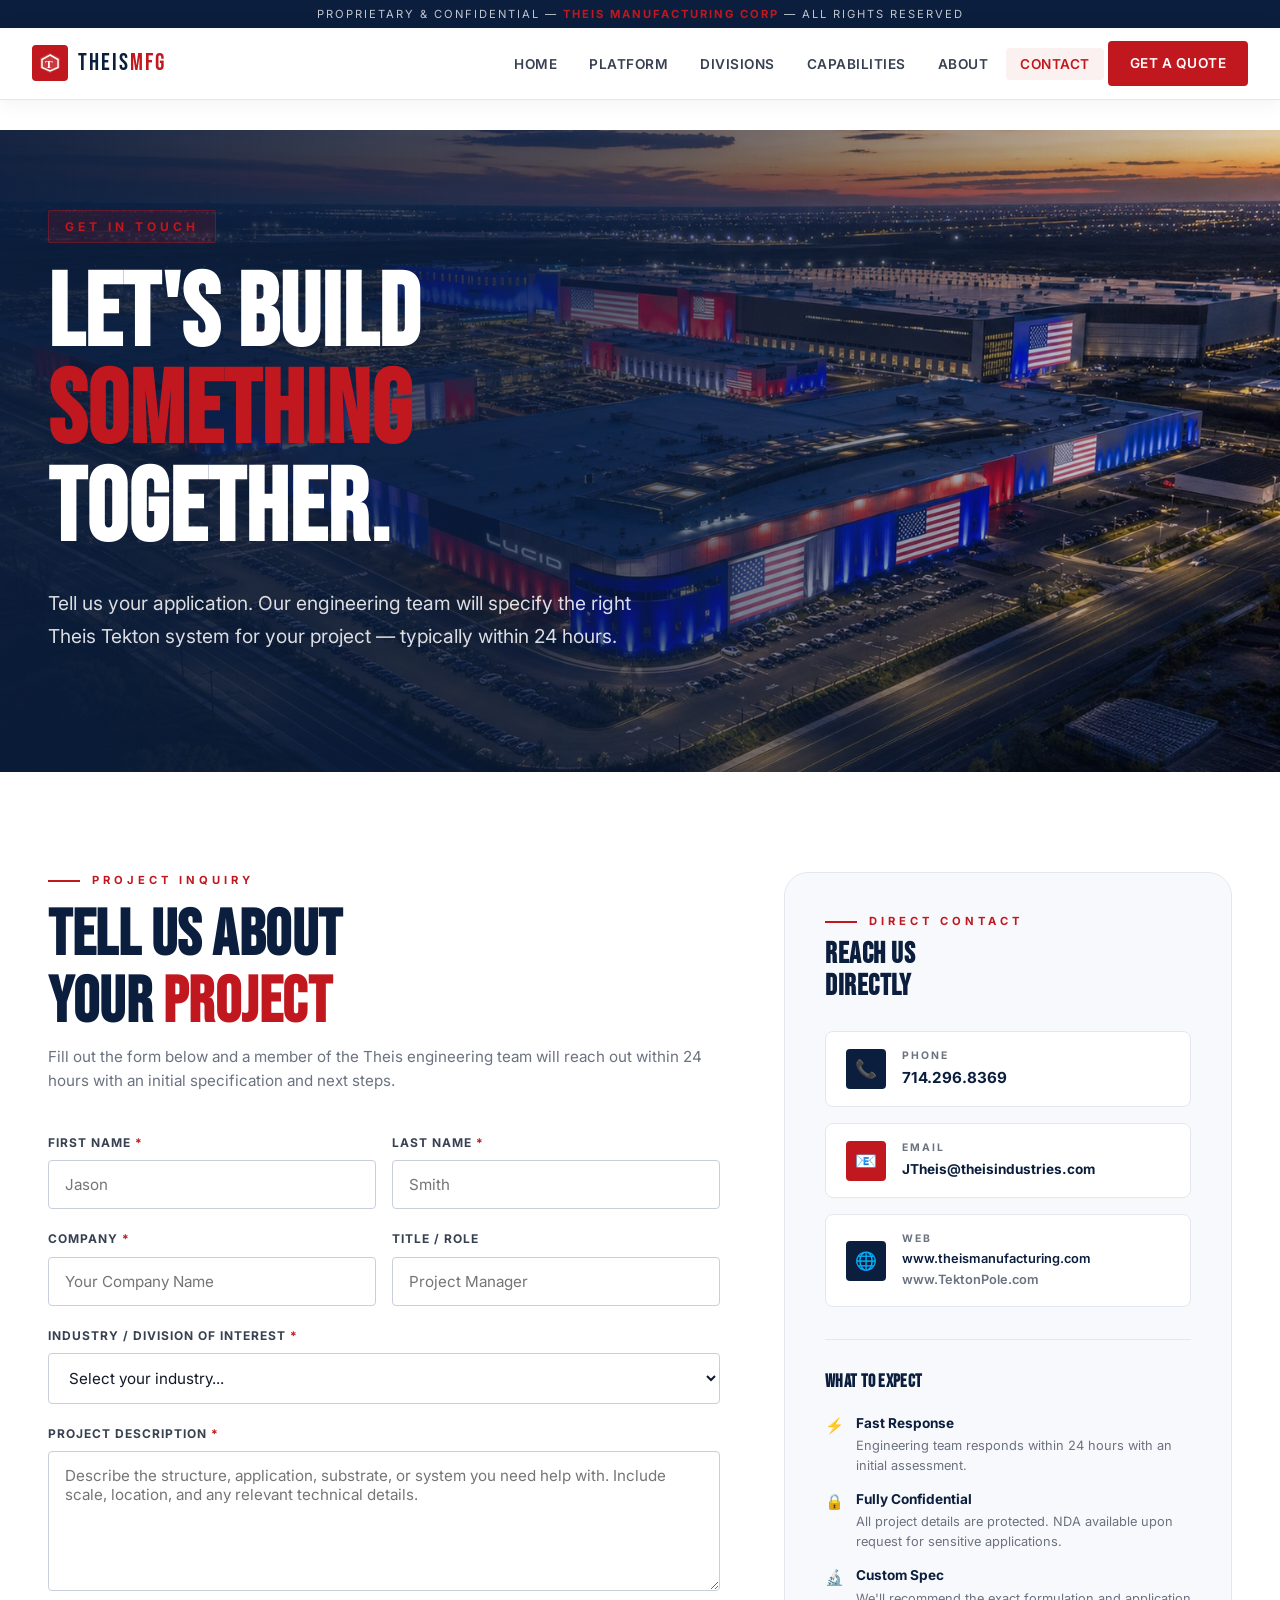
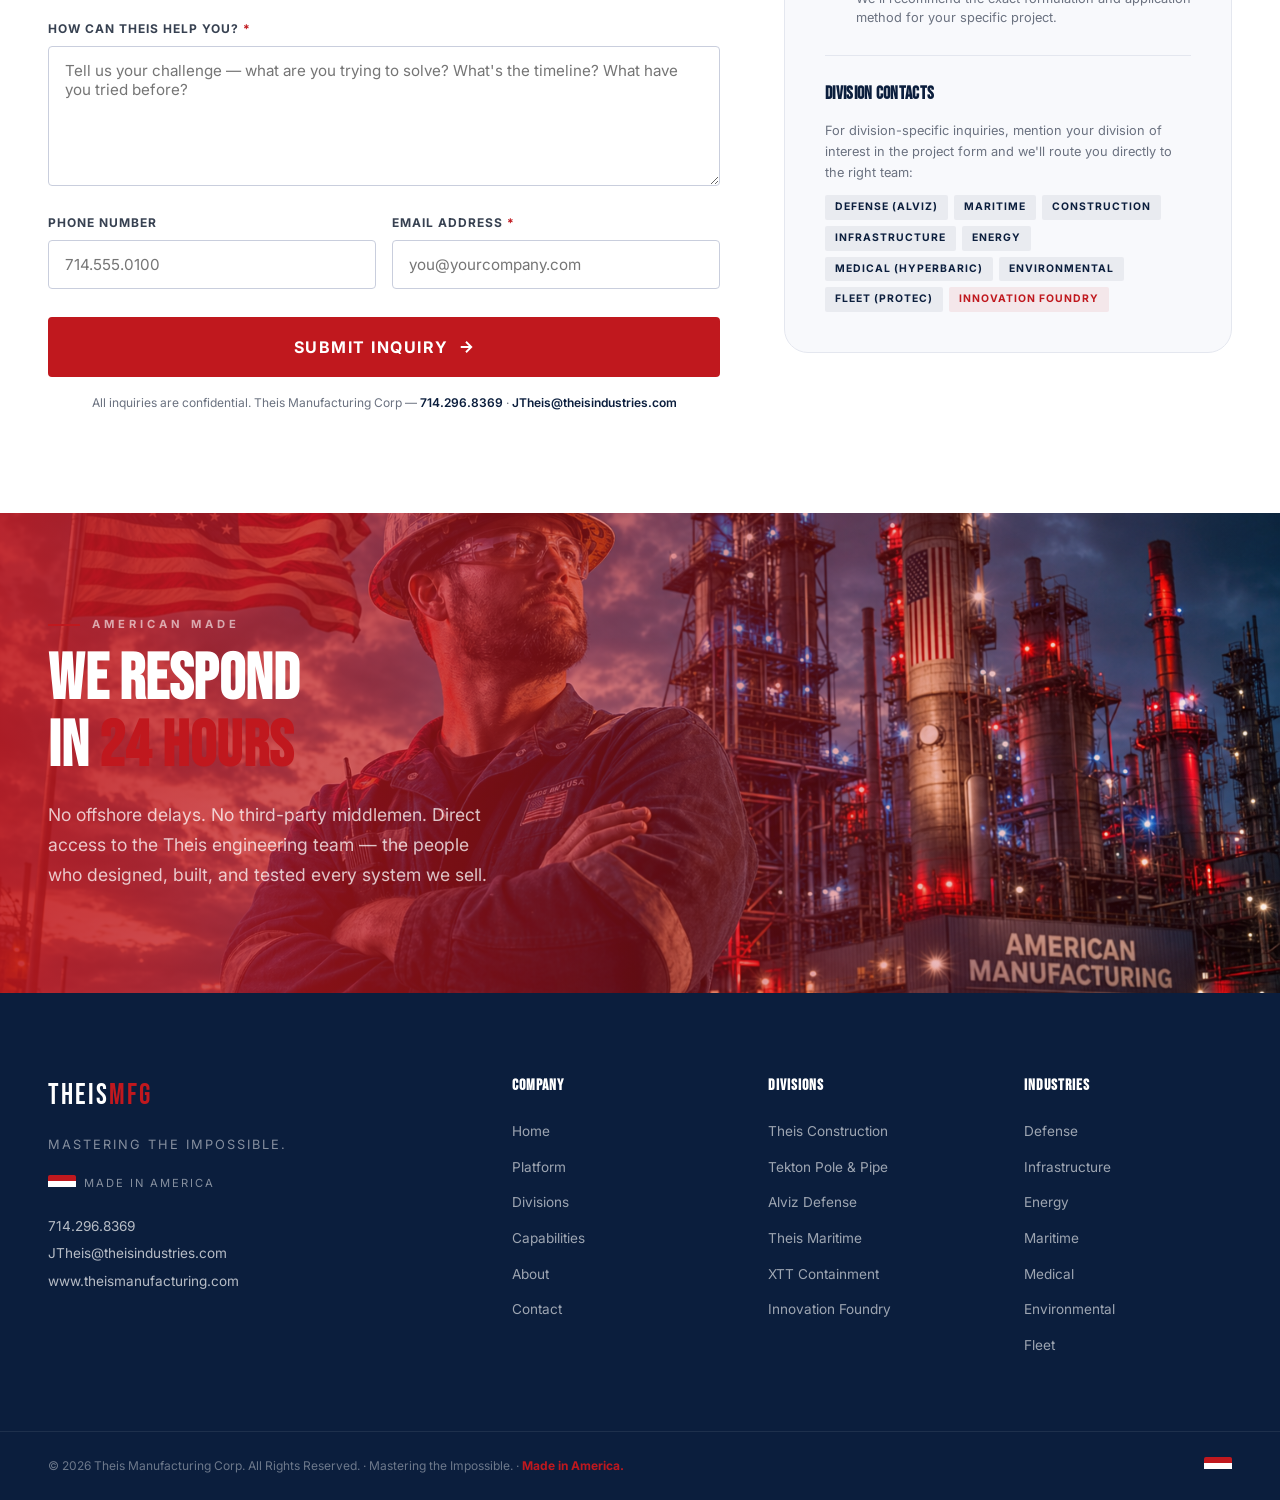
<file: contact.html>
<!DOCTYPE html>
<html lang="en">
<head>
  <meta charset="UTF-8">
  <meta name="viewport" content="width=device-width, initial-scale=1.0">
  <title>Contact — Theis Manufacturing Corp | Request a Quote</title>
  <meta name="description" content="Contact Theis Manufacturing Corp for project inquiries, custom composite specifications, or division-specific questions. Engineering team responds within 24 hours.">
  <meta property="og:title" content="Contact Theis Manufacturing — Let's Build Something Together">
  <meta property="og:description" content="Tell us your application. Our engineering team will specify the right Theis Tekton system for your project within 24 hours.">
  <meta property="og:image" content="images/investment_campus.png">
  <meta property="og:type" content="website">
  <link rel="preconnect" href="https://fonts.googleapis.com">
  <link rel="preconnect" href="https://fonts.gstatic.com" crossorigin>
  <link rel="stylesheet" href="style.css">
  <link rel="icon" type="image/svg+xml" href="data:image/svg+xml,%3Csvg xmlns='http://www.w3.org/2000/svg' viewBox='0 0 32 32'%3E%3Crect width='32' height='32' fill='%23C0181E' rx='4'/%3E%3Ctext x='16' y='24' text-anchor='middle' fill='white' font-size='20' font-family='Arial Black' font-weight='900'%3ET%3C/text%3E%3C/svg%3E">
</head>
<body>

<!-- ── PAGE LOADER ─────────────────────────────────────── -->
<div class="page-loader">
  <div class="loader-inner">
    <div class="loader-logo">THEIS<span>MFG</span></div>
    <div class="loader-bar"></div>
  </div>
</div>

<!-- ── CONFIDENTIAL BANNER ─────────────────────────────── -->
<div class="conf-banner">
  PROPRIETARY &amp; CONFIDENTIAL — <strong>THEIS MANUFACTURING CORP</strong> — ALL RIGHTS RESERVED
</div>

<!-- ── NAVIGATION ──────────────────────────────────────── -->
<nav class="site-nav" role="navigation" aria-label="Main navigation">
  <div class="nav-inner">
    <a href="index.html" class="nav-logo" aria-label="Theis Manufacturing Corp">
      <div class="logo-mark">
        <svg viewBox="0 0 22 22" fill="none" xmlns="http://www.w3.org/2000/svg" aria-hidden="true">
          <polygon points="11,1 21,6 21,16 11,21 1,16 1,6" fill="white" opacity="0.15"/>
          <polygon points="11,3 19,7.5 19,15.5 11,19 3,15.5 3,7.5" fill="none" stroke="white" stroke-width="1.5"/>
          <text x="11" y="16" text-anchor="middle" fill="white" font-size="11" font-family="Arial Black" font-weight="900">T</text>
        </svg>
      </div>
      <span class="logo-name">THEIS<span>MFG</span></span>
    </a>

    <ul class="nav-links" role="list">
      <li><a href="index.html">Home</a></li>
      <li><a href="platform.html">Platform</a></li>
      <li><a href="divisions.html">Divisions</a></li>
      <li><a href="capabilities.html">Capabilities</a></li>
      <li><a href="about.html">About</a></li>
      <li><a href="contact.html" class="active">Contact</a></li>
      <li><a href="contact.html" class="btn btn-primary nav-cta">Get a Quote</a></li>
    </ul>

    <button class="nav-hamburger" aria-label="Open navigation menu">
      <span></span><span></span><span></span>
    </button>
  </div>
</nav>

<!-- ── HERO ────────────────────────────────────────────── -->
<section class="hero" style="min-height:65vh;">
  <div class="hero-bg" style="background-image:url('images/investment_campus.png')"></div>
  <div class="hero-overlay overlay-navy-left"></div>
  <div class="hero-content">
    <div class="hero-eyebrow fade-up">Get In Touch</div>
    <h1 class="hero-title fade-up d1">LET'S BUILD<br><span class="accent">SOMETHING</span><br>TOGETHER.</h1>
    <p class="hero-sub fade-up d2">Tell us your application. Our engineering team will specify the right Theis Tekton system for your project — typically within 24 hours.</p>
  </div>
</section>

<!-- ── CONTACT SPLIT ─────────────────────────────────────── -->
<section class="section bg-white">
  <div class="container">
    <div class="contact-split" style="display:grid;grid-template-columns:3fr 2fr;gap:64px;align-items:start;">

      <!-- FORM COLUMN -->
      <div class="slide-left">
        <div class="section-label">Project Inquiry</div>
        <h2 class="section-title" style="margin-bottom:8px;">Tell Us About<br>Your <span class="accent">Project</span></h2>
        <p style="font-size:.95rem;color:var(--gray-500);line-height:1.6;margin-bottom:40px;">Fill out the form below and a member of the Theis engineering team will reach out within 24 hours with an initial specification and next steps.</p>

        <form action="#" method="post" id="inquiry-form" novalidate>
          <div class="form-grid" style="margin-bottom:20px;">
            <div class="form-group" style="margin-bottom:0;">
              <label class="form-label" for="first-name">First Name <span style="color:var(--red);">*</span></label>
              <input type="text" id="first-name" name="first_name" class="form-control" placeholder="Jason" required>
            </div>
            <div class="form-group" style="margin-bottom:0;">
              <label class="form-label" for="last-name">Last Name <span style="color:var(--red);">*</span></label>
              <input type="text" id="last-name" name="last_name" class="form-control" placeholder="Smith" required>
            </div>
          </div>

          <div class="form-grid" style="margin-bottom:20px;">
            <div class="form-group" style="margin-bottom:0;">
              <label class="form-label" for="company">Company <span style="color:var(--red);">*</span></label>
              <input type="text" id="company" name="company" class="form-control" placeholder="Your Company Name" required>
            </div>
            <div class="form-group" style="margin-bottom:0;">
              <label class="form-label" for="title">Title / Role</label>
              <input type="text" id="title" name="title" class="form-control" placeholder="Project Manager">
            </div>
          </div>

          <div class="form-group">
            <label class="form-label" for="industry">Industry / Division of Interest <span style="color:var(--red);">*</span></label>
            <select id="industry" name="industry" class="form-control" required>
              <option value="" disabled selected>Select your industry...</option>
              <option value="construction">Construction</option>
              <option value="defense">Defense / Military</option>
              <option value="energy">Energy / Pipeline</option>
              <option value="maritime">Maritime / Naval</option>
              <option value="infrastructure">Infrastructure / Rail</option>
              <option value="environmental">Environmental</option>
              <option value="medical">Medical / Hyperbaric</option>
              <option value="fleet">Transportation / Fleet</option>
              <option value="wind">Wind Energy</option>
              <option value="other">Other</option>
            </select>
          </div>

          <div class="form-group">
            <label class="form-label" for="description">Project Description <span style="color:var(--red);">*</span></label>
            <textarea id="description" name="description" class="form-control" rows="5" placeholder="Describe the structure, application, substrate, or system you need help with. Include scale, location, and any relevant technical details." required></textarea>
          </div>

          <div class="form-group">
            <label class="form-label" for="how-help">How Can Theis Help You? <span style="color:var(--red);">*</span></label>
            <textarea id="how-help" name="how_help" class="form-control" rows="4" placeholder="Tell us your challenge — what are you trying to solve? What's the timeline? What have you tried before?" required></textarea>
          </div>

          <div class="form-grid" style="margin-bottom:20px;">
            <div class="form-group" style="margin-bottom:0;">
              <label class="form-label" for="phone">Phone Number</label>
              <input type="tel" id="phone" name="phone" class="form-control" placeholder="714.555.0100">
            </div>
            <div class="form-group" style="margin-bottom:0;">
              <label class="form-label" for="email">Email Address <span style="color:var(--red);">*</span></label>
              <input type="email" id="email" name="email" class="form-control" placeholder="you@yourcompany.com" required>
            </div>
          </div>

          <button type="submit" class="btn btn-primary w-full" style="justify-content:center;font-size:1rem;padding:18px 32px;letter-spacing:1.5px;margin-top:8px;">
            Submit Inquiry
            <svg width="18" height="18" viewBox="0 0 24 24" fill="none" stroke="currentColor" stroke-width="2.5" aria-hidden="true"><path d="M5 12h14M12 5l7 7-7 7"/></svg>
          </button>

          <p style="font-size:.75rem;color:var(--gray-500);text-align:center;margin-top:16px;line-height:1.6;">
            All inquiries are confidential. Theis Manufacturing Corp — <a href="tel:7142968369" style="color:var(--navy);font-weight:600;">714.296.8369</a> · <a href="mailto:JTheis@theisindustries.com" style="color:var(--navy);font-weight:600;">JTheis@theisindustries.com</a>
          </p>
        </form>

        <!-- Success message (hidden by default) -->
        <div id="form-success" style="display:none;background:rgba(22,163,74,.08);border:1px solid rgba(22,163,74,.3);border-radius:var(--radius-lg);padding:32px;text-align:center;margin-top:24px;">
          <div style="font-size:2rem;margin-bottom:12px;">✅</div>
          <div style="font-family:var(--font-display);font-size:1.6rem;color:var(--navy);margin-bottom:8px;letter-spacing:.3px;">Inquiry Submitted</div>
          <p style="font-size:.95rem;color:var(--gray-500);">Thank you for reaching out. A member of the Theis engineering team will contact you within 24 hours.</p>
        </div>
      </div>

      <!-- CONTACT PANEL COLUMN -->
      <div class="slide-right" style="position:sticky;top:120px;">
        <div style="background:var(--off-white);border-radius:var(--radius-xl);padding:40px;border:1px solid var(--gray-100);">

          <div class="section-label" style="margin-bottom:8px;">Direct Contact</div>
          <h3 style="font-family:var(--font-display);font-size:1.8rem;color:var(--navy);letter-spacing:.5px;margin-bottom:28px;line-height:1.1;">Reach Us<br>Directly</h3>

          <div style="display:flex;flex-direction:column;gap:16px;margin-bottom:32px;">
            <a href="tel:7142968369" style="display:flex;align-items:center;gap:16px;padding:16px 20px;background:white;border-radius:var(--radius-md);border:1px solid var(--gray-100);transition:border-color .2s;text-decoration:none;" class="contact-item">
              <div style="width:40px;height:40px;background:var(--navy);border-radius:var(--radius-sm);display:flex;align-items:center;justify-content:center;font-size:1.1rem;flex-shrink:0;">📞</div>
              <div>
                <div style="font-size:.65rem;font-weight:700;letter-spacing:2px;text-transform:uppercase;color:var(--gray-500);margin-bottom:2px;">Phone</div>
                <div style="font-weight:700;color:var(--navy);font-size:.95rem;">714.296.8369</div>
              </div>
            </a>
            <a href="mailto:JTheis@theisindustries.com" style="display:flex;align-items:center;gap:16px;padding:16px 20px;background:white;border-radius:var(--radius-md);border:1px solid var(--gray-100);transition:border-color .2s;text-decoration:none;" class="contact-item">
              <div style="width:40px;height:40px;background:var(--red);border-radius:var(--radius-sm);display:flex;align-items:center;justify-content:center;font-size:1.1rem;flex-shrink:0;">📧</div>
              <div>
                <div style="font-size:.65rem;font-weight:700;letter-spacing:2px;text-transform:uppercase;color:var(--gray-500);margin-bottom:2px;">Email</div>
                <div style="font-weight:700;color:var(--navy);font-size:.85rem;word-break:break-all;">JTheis@theisindustries.com</div>
              </div>
            </a>
            <div style="display:flex;align-items:center;gap:16px;padding:16px 20px;background:white;border-radius:var(--radius-md);border:1px solid var(--gray-100);">
              <div style="width:40px;height:40px;background:var(--navy);border-radius:var(--radius-sm);display:flex;align-items:center;justify-content:center;font-size:1.1rem;flex-shrink:0;">🌐</div>
              <div>
                <div style="font-size:.65rem;font-weight:700;letter-spacing:2px;text-transform:uppercase;color:var(--gray-500);margin-bottom:2px;">Web</div>
                <div style="font-weight:600;color:var(--navy);font-size:.8rem;">www.theismanufacturing.com</div>
                <div style="font-weight:600;color:var(--gray-500);font-size:.8rem;">www.TektonPole.com</div>
              </div>
            </div>
          </div>

          <hr style="border:none;border-top:1px solid var(--gray-100);margin-bottom:28px;">

          <h4 style="font-family:var(--font-display);font-size:1.1rem;color:var(--navy);letter-spacing:.3px;margin-bottom:16px;">What to Expect</h4>
          <div style="display:flex;flex-direction:column;gap:14px;margin-bottom:28px;">
            <div style="display:flex;align-items:flex-start;gap:12px;">
              <span style="font-size:.95rem;flex-shrink:0;margin-top:1px;">⚡</span>
              <div>
                <div style="font-size:.85rem;font-weight:700;color:var(--navy);">Fast Response</div>
                <div style="font-size:.8rem;color:var(--gray-500);line-height:1.5;margin-top:2px;">Engineering team responds within 24 hours with an initial assessment.</div>
              </div>
            </div>
            <div style="display:flex;align-items:flex-start;gap:12px;">
              <span style="font-size:.95rem;flex-shrink:0;margin-top:1px;">🔒</span>
              <div>
                <div style="font-size:.85rem;font-weight:700;color:var(--navy);">Fully Confidential</div>
                <div style="font-size:.8rem;color:var(--gray-500);line-height:1.5;margin-top:2px;">All project details are protected. NDA available upon request for sensitive applications.</div>
              </div>
            </div>
            <div style="display:flex;align-items:flex-start;gap:12px;">
              <span style="font-size:.95rem;flex-shrink:0;margin-top:1px;">🔬</span>
              <div>
                <div style="font-size:.85rem;font-weight:700;color:var(--navy);">Custom Spec</div>
                <div style="font-size:.8rem;color:var(--gray-500);line-height:1.5;margin-top:2px;">We'll recommend the exact formulation and application method for your specific project.</div>
              </div>
            </div>
          </div>

          <hr style="border:none;border-top:1px solid var(--gray-100);margin-bottom:24px;">

          <h4 style="font-family:var(--font-display);font-size:1.1rem;color:var(--navy);letter-spacing:.3px;margin-bottom:12px;">Division Contacts</h4>
          <p style="font-size:.8rem;color:var(--gray-500);line-height:1.65;">
            For division-specific inquiries, mention your division of interest in the project form and we'll route you directly to the right team:
          </p>
          <div style="margin-top:12px;display:flex;flex-wrap:wrap;gap:6px;">
            <span style="font-size:.65rem;font-weight:700;letter-spacing:1px;text-transform:uppercase;padding:4px 10px;border-radius:2px;background:rgba(11,30,61,.06);color:var(--navy);">Defense (Alviz)</span>
            <span style="font-size:.65rem;font-weight:700;letter-spacing:1px;text-transform:uppercase;padding:4px 10px;border-radius:2px;background:rgba(11,30,61,.06);color:var(--navy);">Maritime</span>
            <span style="font-size:.65rem;font-weight:700;letter-spacing:1px;text-transform:uppercase;padding:4px 10px;border-radius:2px;background:rgba(11,30,61,.06);color:var(--navy);">Construction</span>
            <span style="font-size:.65rem;font-weight:700;letter-spacing:1px;text-transform:uppercase;padding:4px 10px;border-radius:2px;background:rgba(11,30,61,.06);color:var(--navy);">Infrastructure</span>
            <span style="font-size:.65rem;font-weight:700;letter-spacing:1px;text-transform:uppercase;padding:4px 10px;border-radius:2px;background:rgba(11,30,61,.06);color:var(--navy);">Energy</span>
            <span style="font-size:.65rem;font-weight:700;letter-spacing:1px;text-transform:uppercase;padding:4px 10px;border-radius:2px;background:rgba(11,30,61,.06);color:var(--navy);">Medical (Hyperbaric)</span>
            <span style="font-size:.65rem;font-weight:700;letter-spacing:1px;text-transform:uppercase;padding:4px 10px;border-radius:2px;background:rgba(11,30,61,.06);color:var(--navy);">Environmental</span>
            <span style="font-size:.65rem;font-weight:700;letter-spacing:1px;text-transform:uppercase;padding:4px 10px;border-radius:2px;background:rgba(11,30,61,.06);color:var(--navy);">Fleet (Protec)</span>
            <span style="font-size:.65rem;font-weight:700;letter-spacing:1px;text-transform:uppercase;padding:4px 10px;border-radius:2px;background:rgba(192,24,30,.08);color:var(--red);">Innovation Foundry</span>
          </div>
        </div>
      </div>
    </div>
  </div>
</section>

<!-- ── FULL BLEED: 24 HOUR RESPONSE ─────────────────────── -->
<div class="image-section" style="min-height:480px;">
  <div class="img-bg" style="background-image:url('images/american_worker.png')"></div>
  <div class="img-overlay overlay-red-left"></div>
  <div class="img-content">
    <div class="container">
      <div style="max-width:520px;" class="slide-left">
        <div class="section-label" style="color:rgba(255,255,255,.6);">American Made</div>
        <h2 class="section-title on-dark">We Respond<br>In <span class="accent">24 Hours</span></h2>
        <p class="section-subtitle on-dark" style="max-width:440px;">No offshore delays. No third-party middlemen. Direct access to the Theis engineering team — the people who designed, built, and tested every system we sell.</p>
      </div>
    </div>
  </div>
</div>

<!-- ── FOOTER ───────────────────────────────────────────── -->
<footer class="site-footer">
  <div class="footer-inner">
    <div class="footer-brand">
      <div class="footer-logo">THEIS<span>MFG</span></div>
      <div class="footer-tagline">Mastering the Impossible.</div>
      <div class="footer-flag">
        <div class="footer-flag-icon"></div>
        Made in America
      </div>
      <div class="footer-contact" style="margin-top:20px;">
        <p>714.296.8369</p>
        <p><a href="mailto:JTheis@theisindustries.com">JTheis@theisindustries.com</a></p>
        <p><a href="http://www.theismanufacturing.com" target="_blank" rel="noopener">www.theismanufacturing.com</a></p>
      </div>
    </div>
    <div class="footer-col">
      <h4>Company</h4>
      <ul>
        <li><a href="index.html">Home</a></li>
        <li><a href="platform.html">Platform</a></li>
        <li><a href="divisions.html">Divisions</a></li>
        <li><a href="capabilities.html">Capabilities</a></li>
        <li><a href="about.html">About</a></li>
        <li><a href="contact.html">Contact</a></li>
      </ul>
    </div>
    <div class="footer-col">
      <h4>Divisions</h4>
      <ul>
        <li><a href="divisions.html">Theis Construction</a></li>
        <li><a href="divisions.html">Tekton Pole &amp; Pipe</a></li>
        <li><a href="divisions.html">Alviz Defense</a></li>
        <li><a href="divisions.html">Theis Maritime</a></li>
        <li><a href="divisions.html">XTT Containment</a></li>
        <li><a href="divisions.html">Innovation Foundry</a></li>
      </ul>
    </div>
    <div class="footer-col">
      <h4>Industries</h4>
      <ul>
        <li><a href="divisions.html">Defense</a></li>
        <li><a href="divisions.html">Infrastructure</a></li>
        <li><a href="divisions.html">Energy</a></li>
        <li><a href="divisions.html">Maritime</a></li>
        <li><a href="divisions.html">Medical</a></li>
        <li><a href="divisions.html">Environmental</a></li>
        <li><a href="divisions.html">Fleet</a></li>
      </ul>
    </div>
  </div>
  <div class="footer-bottom">
    <p>© 2026 Theis Manufacturing Corp. All Rights Reserved. · Mastering the Impossible. · <strong>Made in America.</strong></p>
    <div class="footer-flag-icon"></div>
  </div>
</footer>

<script src="nav.js" defer></script>

<script>
// ── CONTACT FORM HANDLING ──────────────────────────────────
const form = document.getElementById('inquiry-form');
const successMsg = document.getElementById('form-success');

if (form) {
  form.addEventListener('submit', function(e) {
    e.preventDefault();

    // Basic validation
    const required = form.querySelectorAll('[required]');
    let valid = true;
    required.forEach(field => {
      if (!field.value.trim()) {
        valid = false;
        field.style.borderColor = 'var(--red)';
        field.style.boxShadow = '0 0 0 3px rgba(192,24,30,.1)';
      } else {
        field.style.borderColor = '';
        field.style.boxShadow = '';
      }
    });

    if (valid) {
      form.style.opacity = '0.5';
      form.style.pointerEvents = 'none';
      setTimeout(() => {
        form.style.display = 'none';
        if (successMsg) successMsg.style.display = 'block';
      }, 600);
    }
  });

  // Real-time validation clear
  form.querySelectorAll('.form-control').forEach(field => {
    field.addEventListener('input', function() {
      this.style.borderColor = '';
      this.style.boxShadow = '';
    });
  });
}

// Contact item hover effect
document.querySelectorAll('.contact-item').forEach(item => {
  item.addEventListener('mouseenter', function() {
    this.style.borderColor = 'var(--navy)';
  });
  item.addEventListener('mouseleave', function() {
    this.style.borderColor = '';
  });
});
</script>

<style>
.hero-overlay { position: absolute; inset: 0; }
.image-section .img-overlay { position: absolute; inset: 0; }

@media (max-width: 900px) {
  .contact-split { grid-template-columns: 1fr !important; }
  .contact-panel-sticky { position: static !important; }
}
</style>

</body>
</html>
</file>
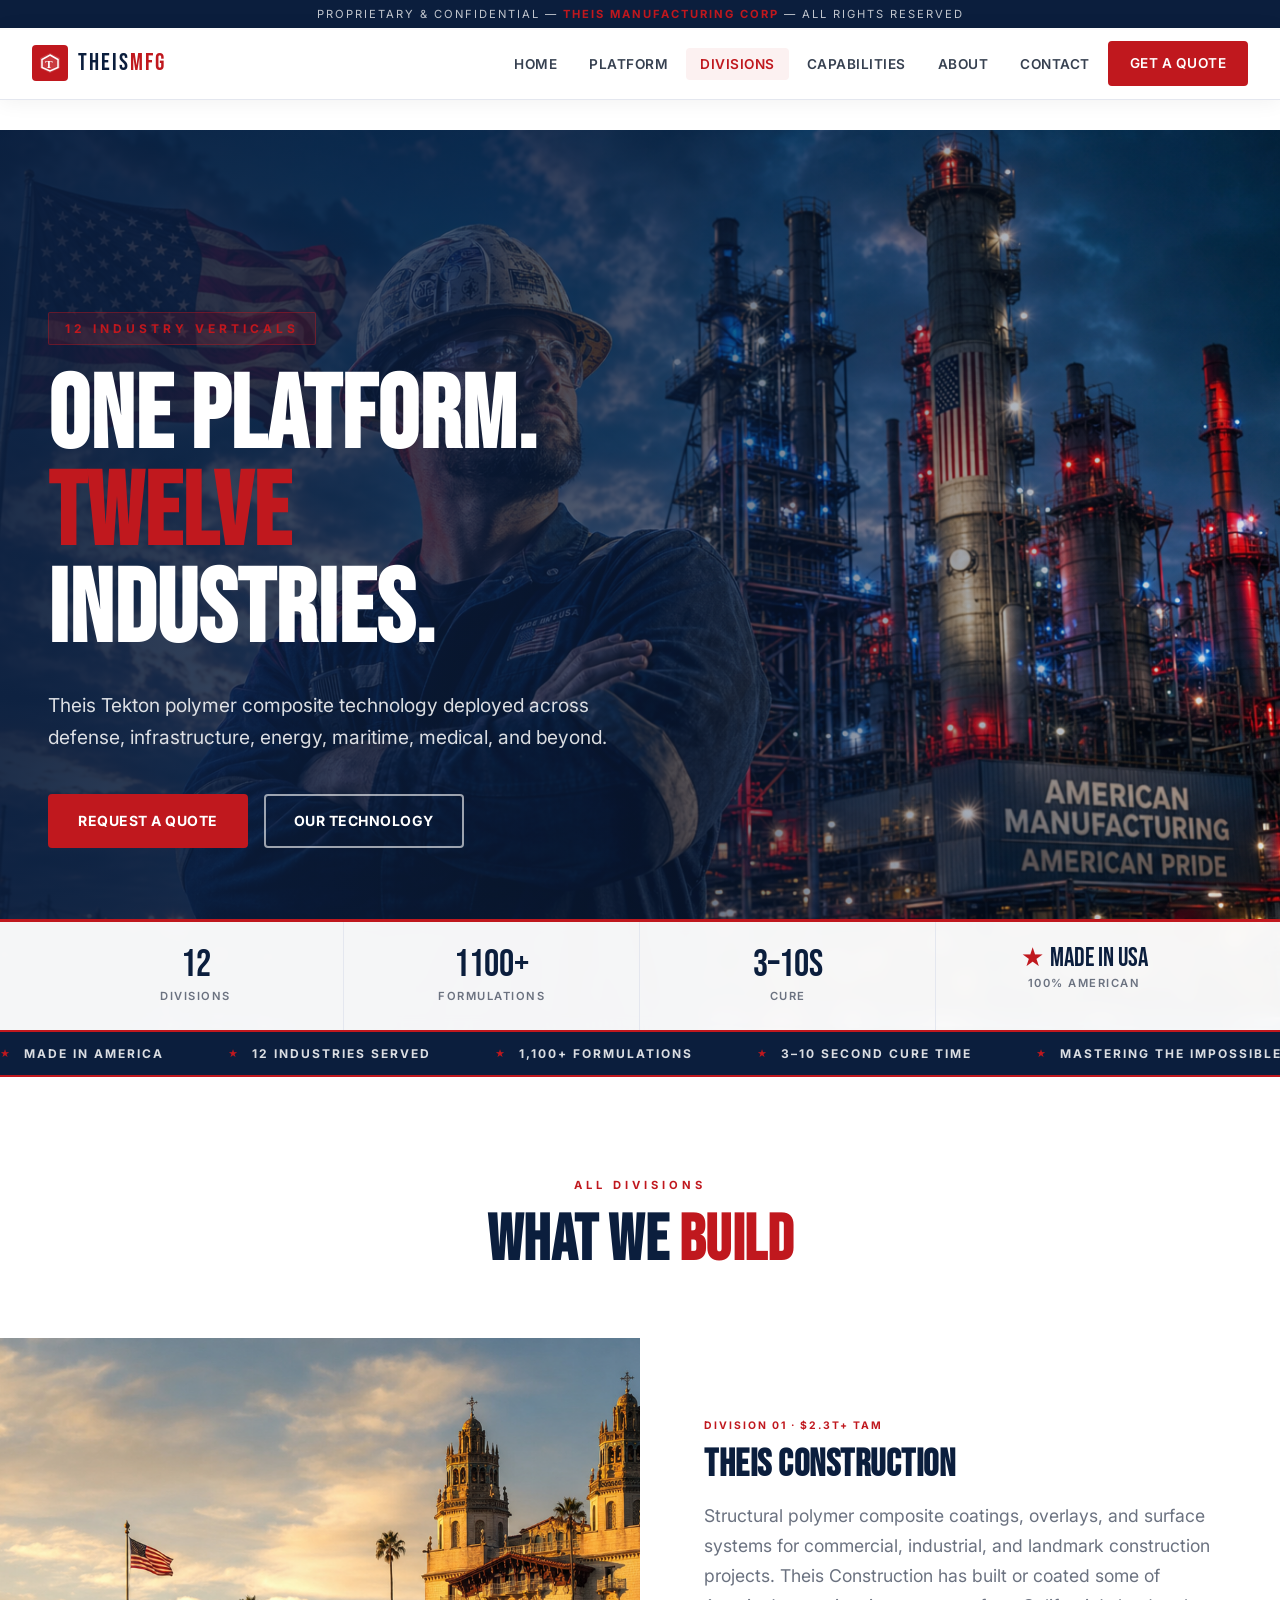
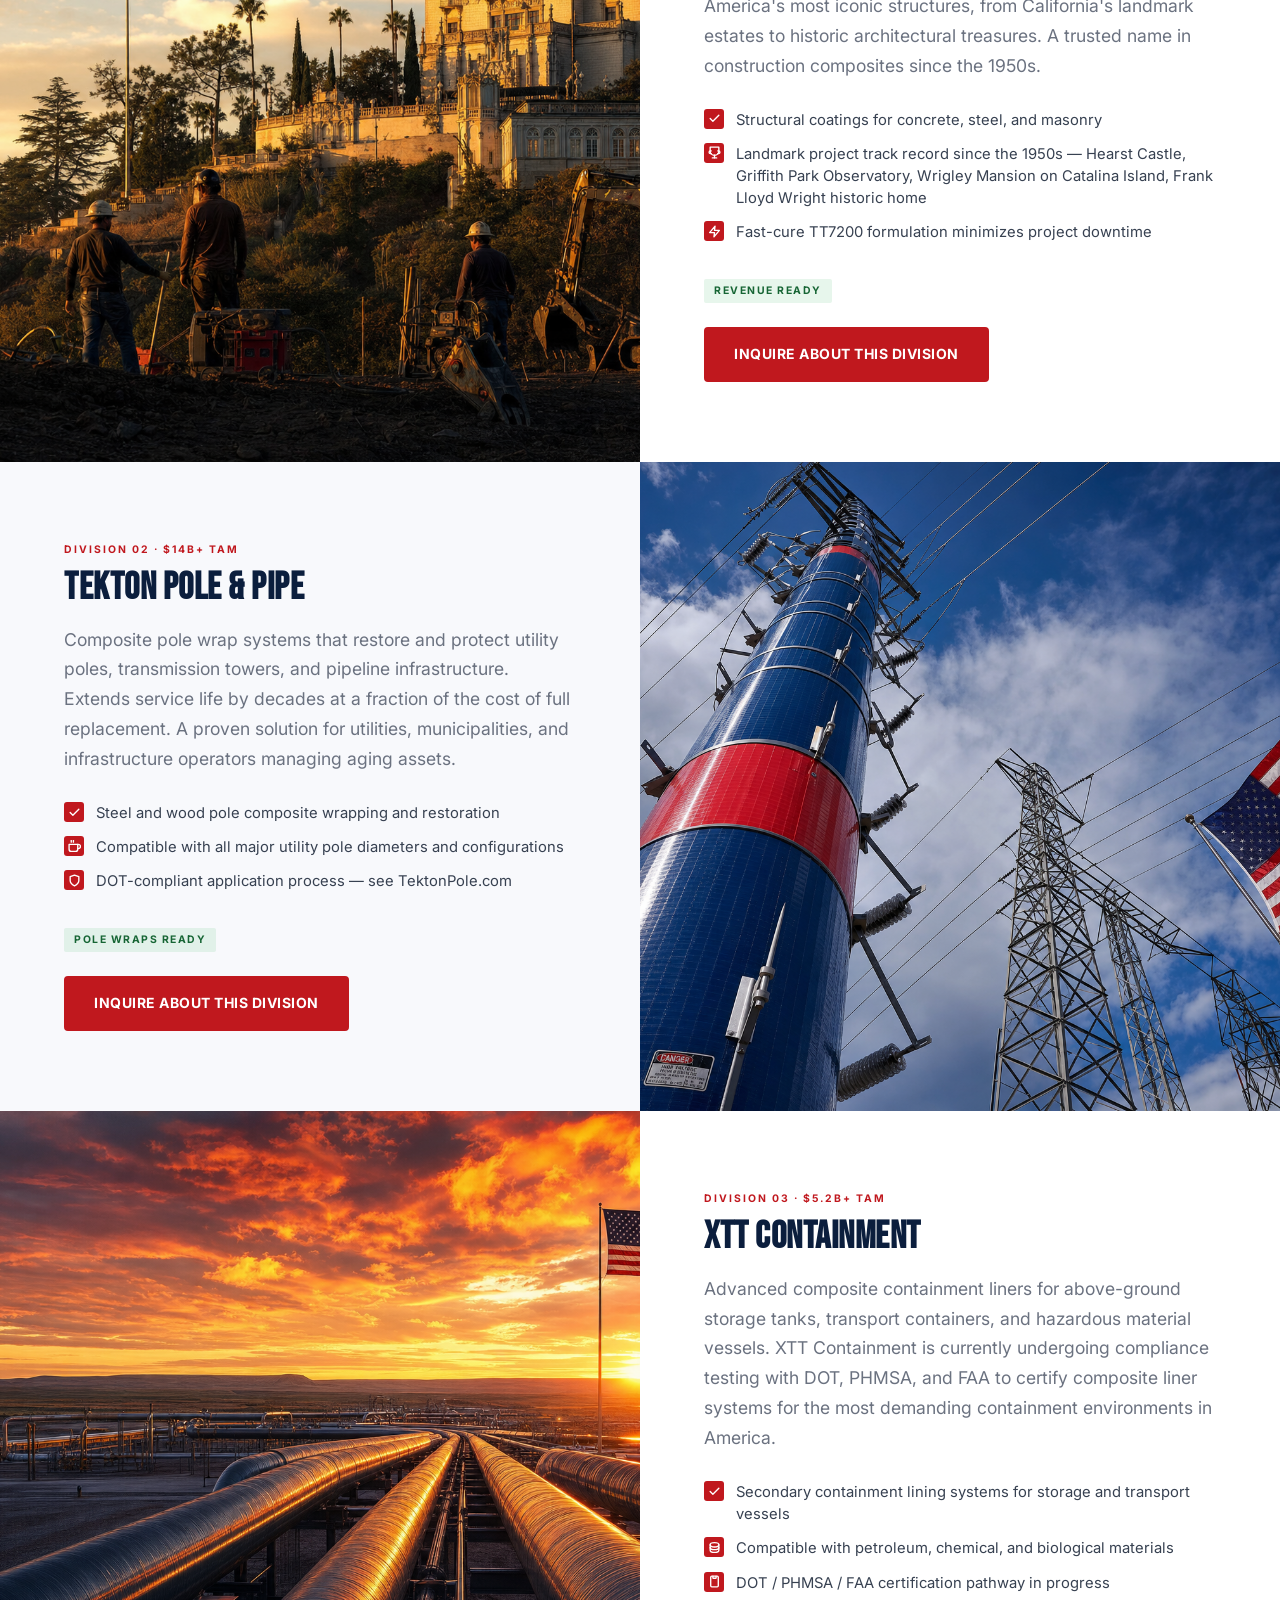
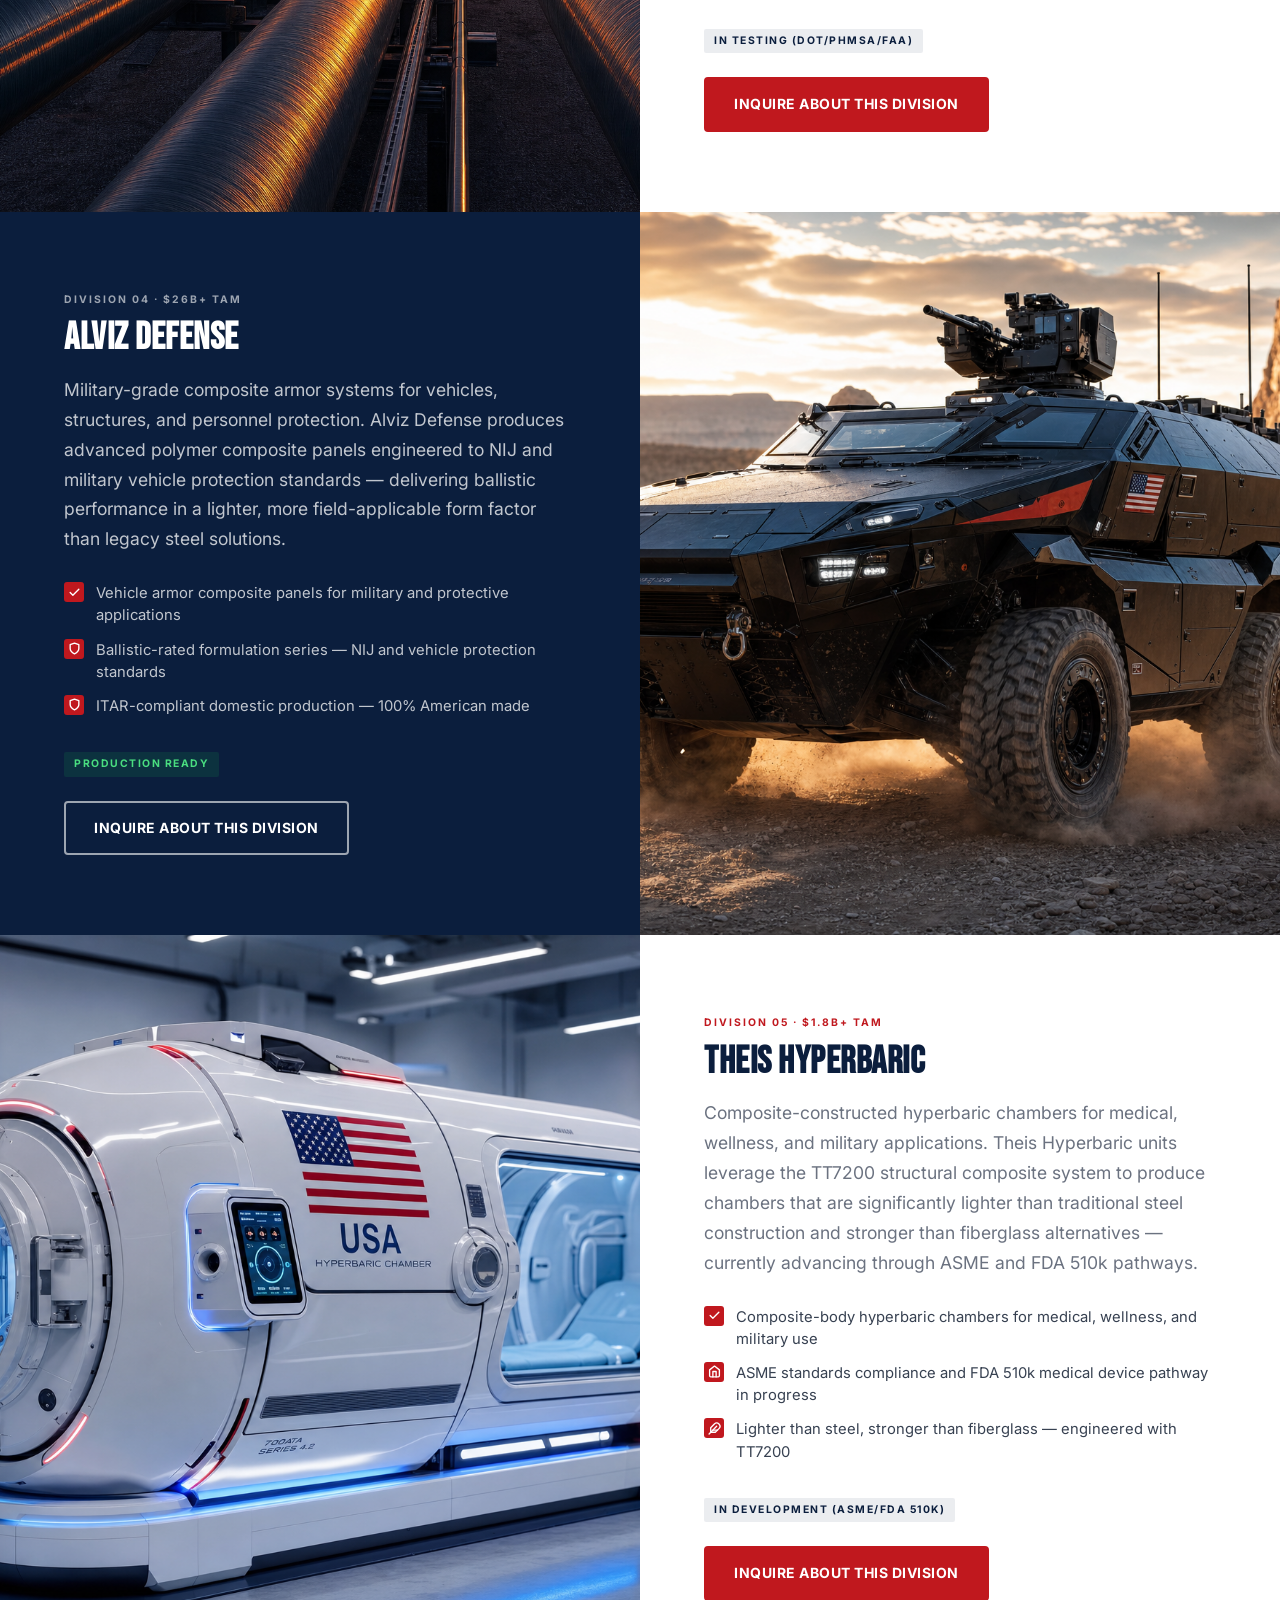
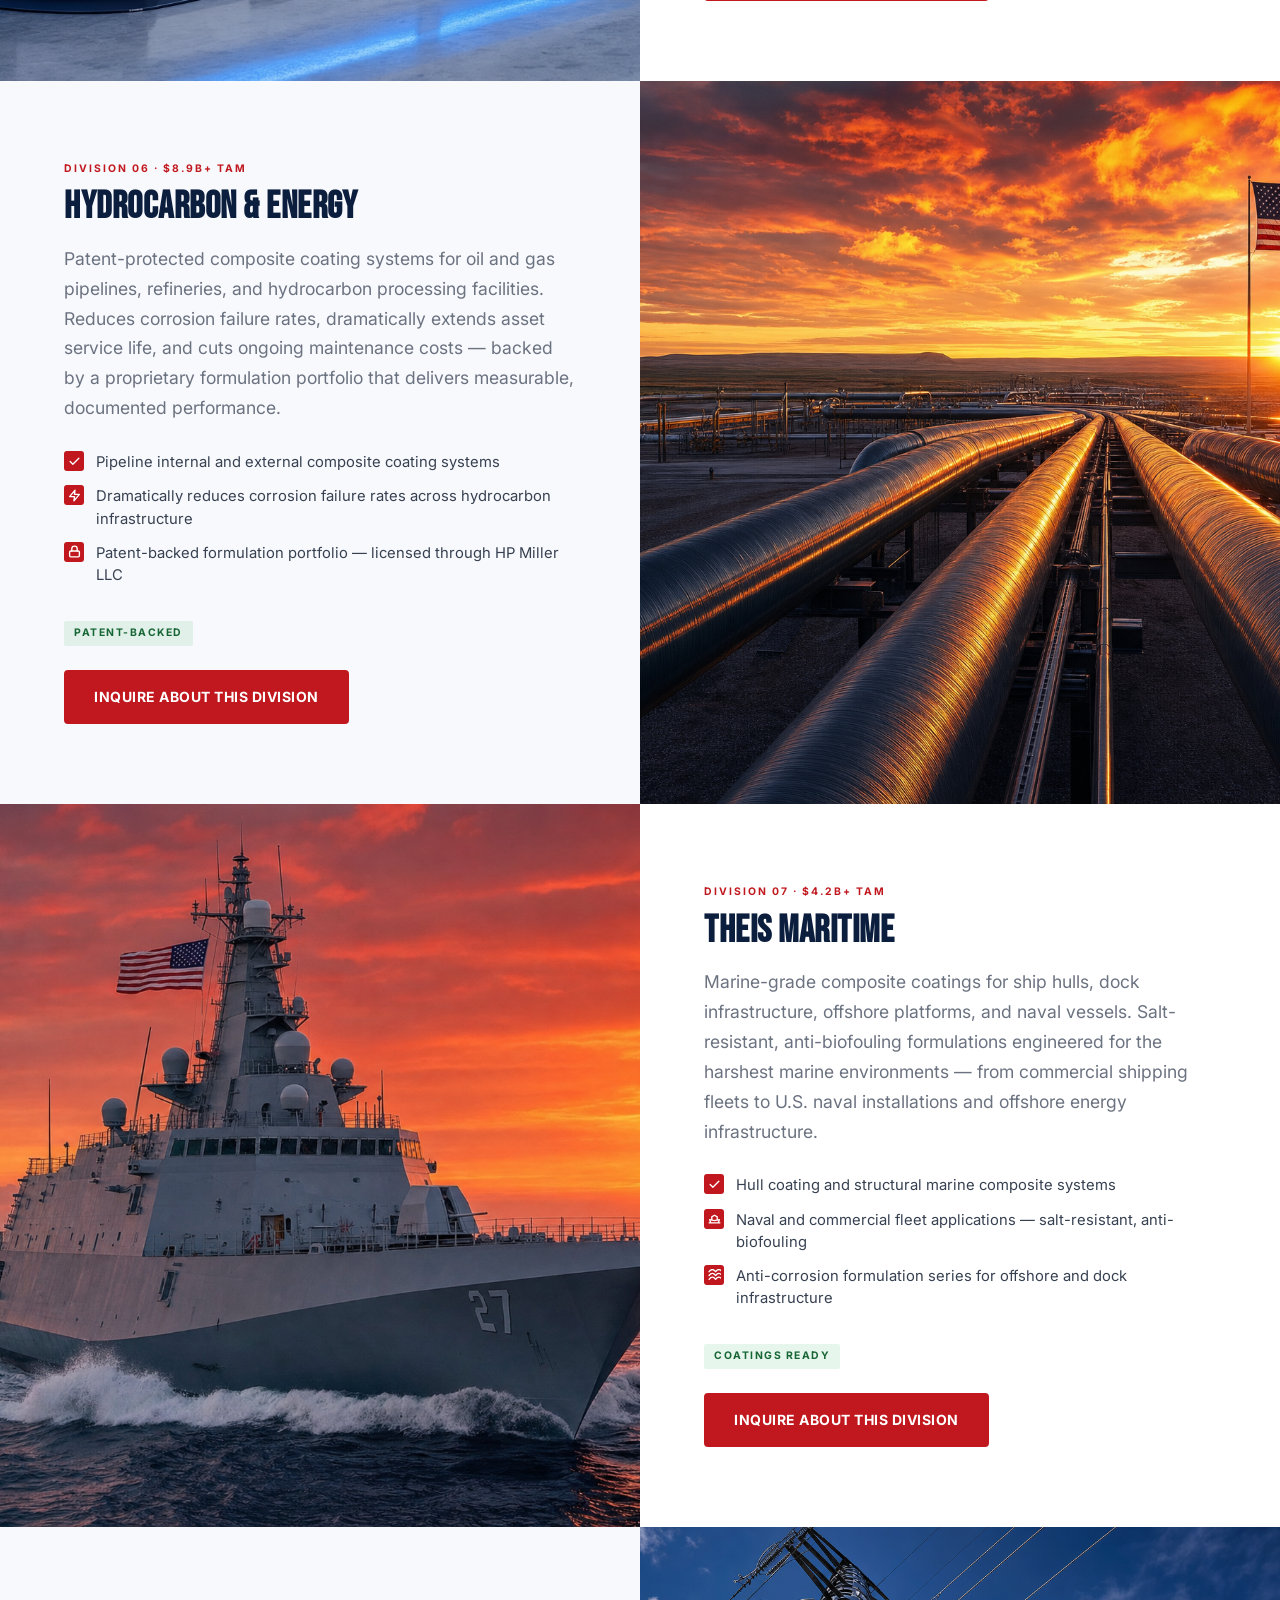
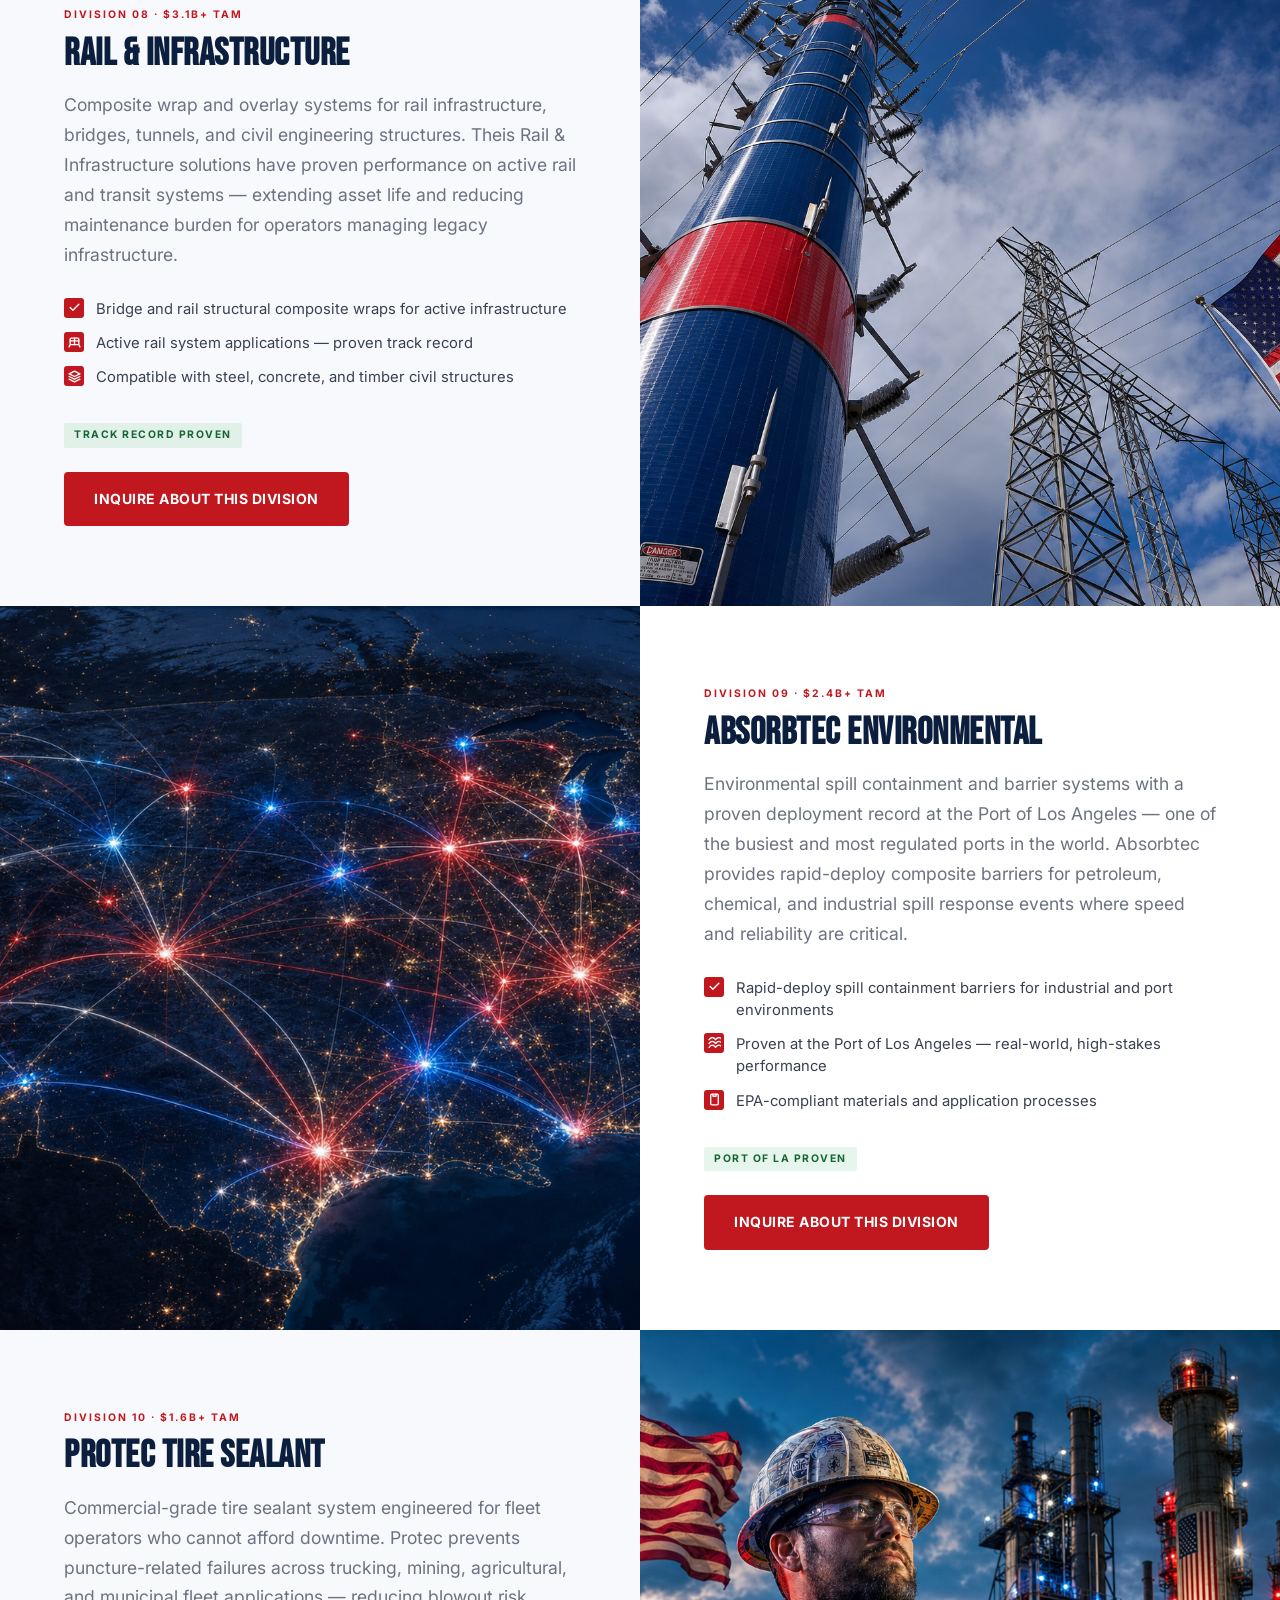
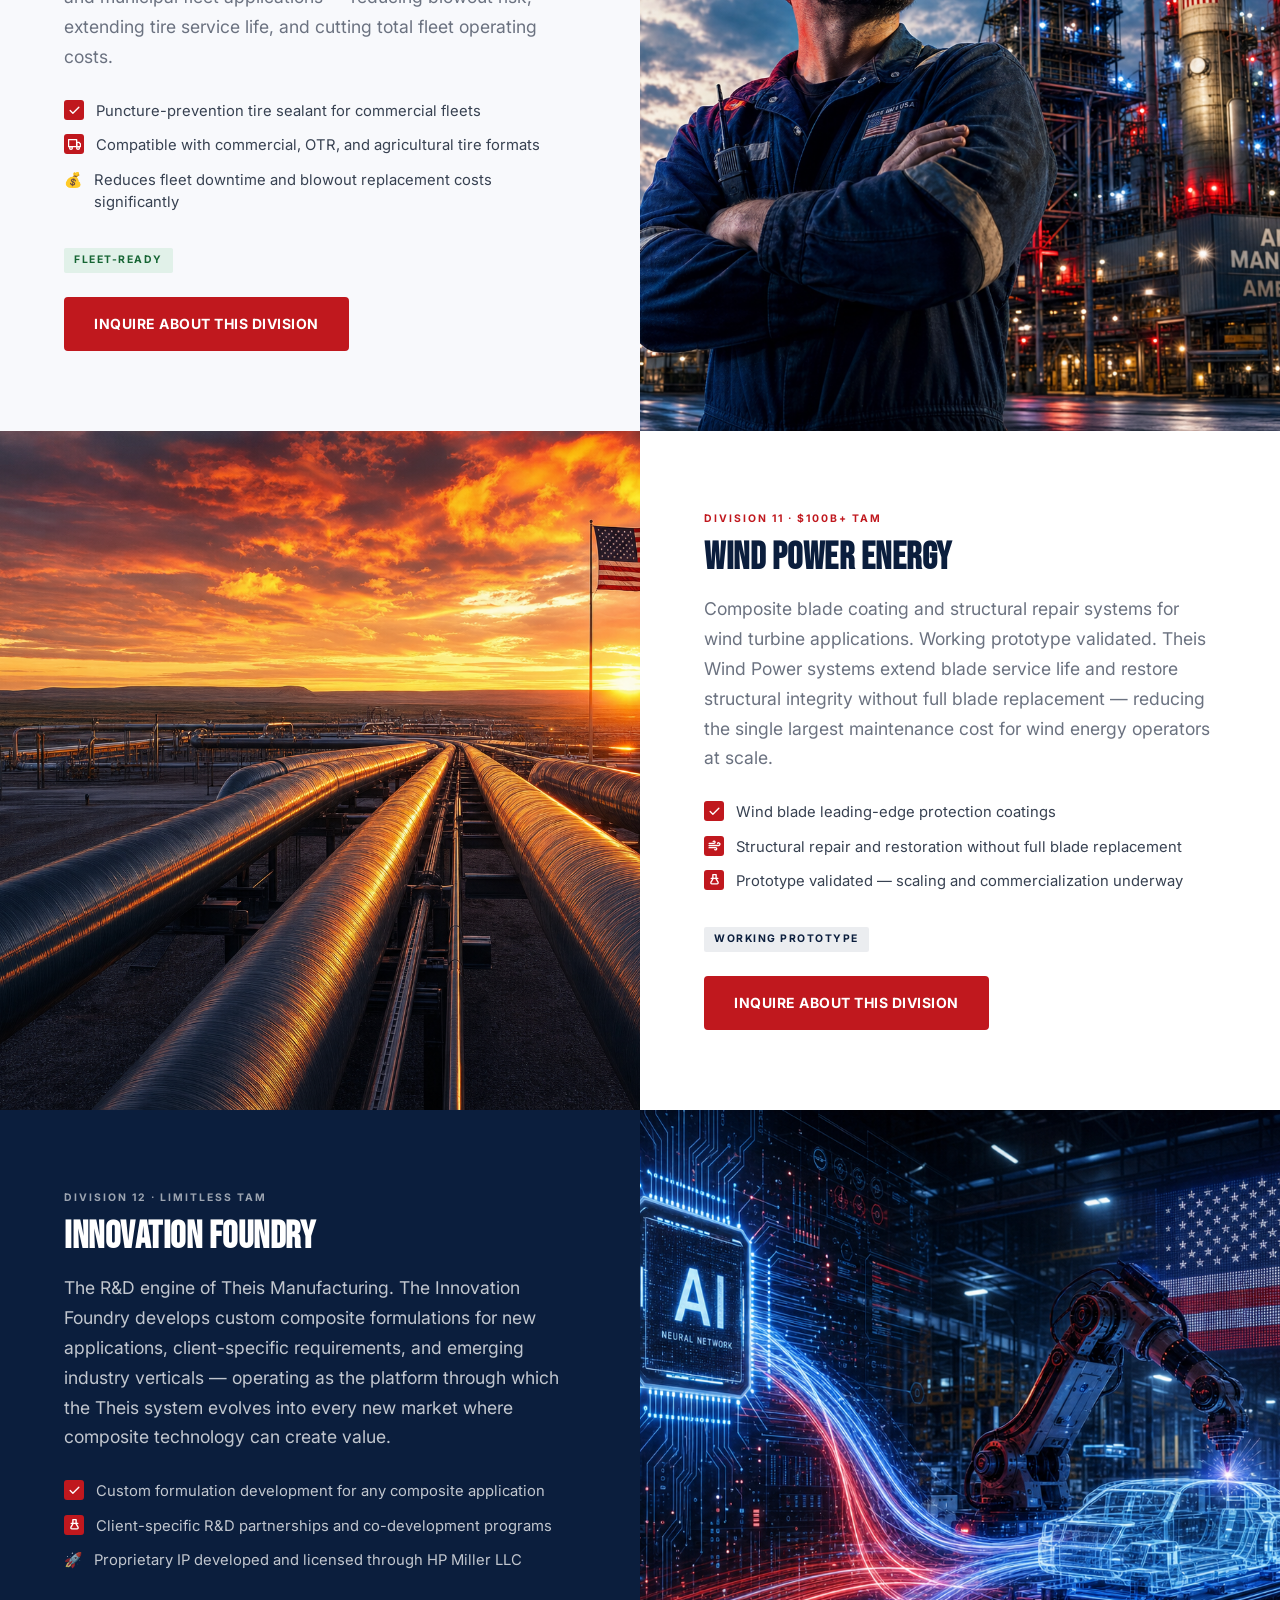
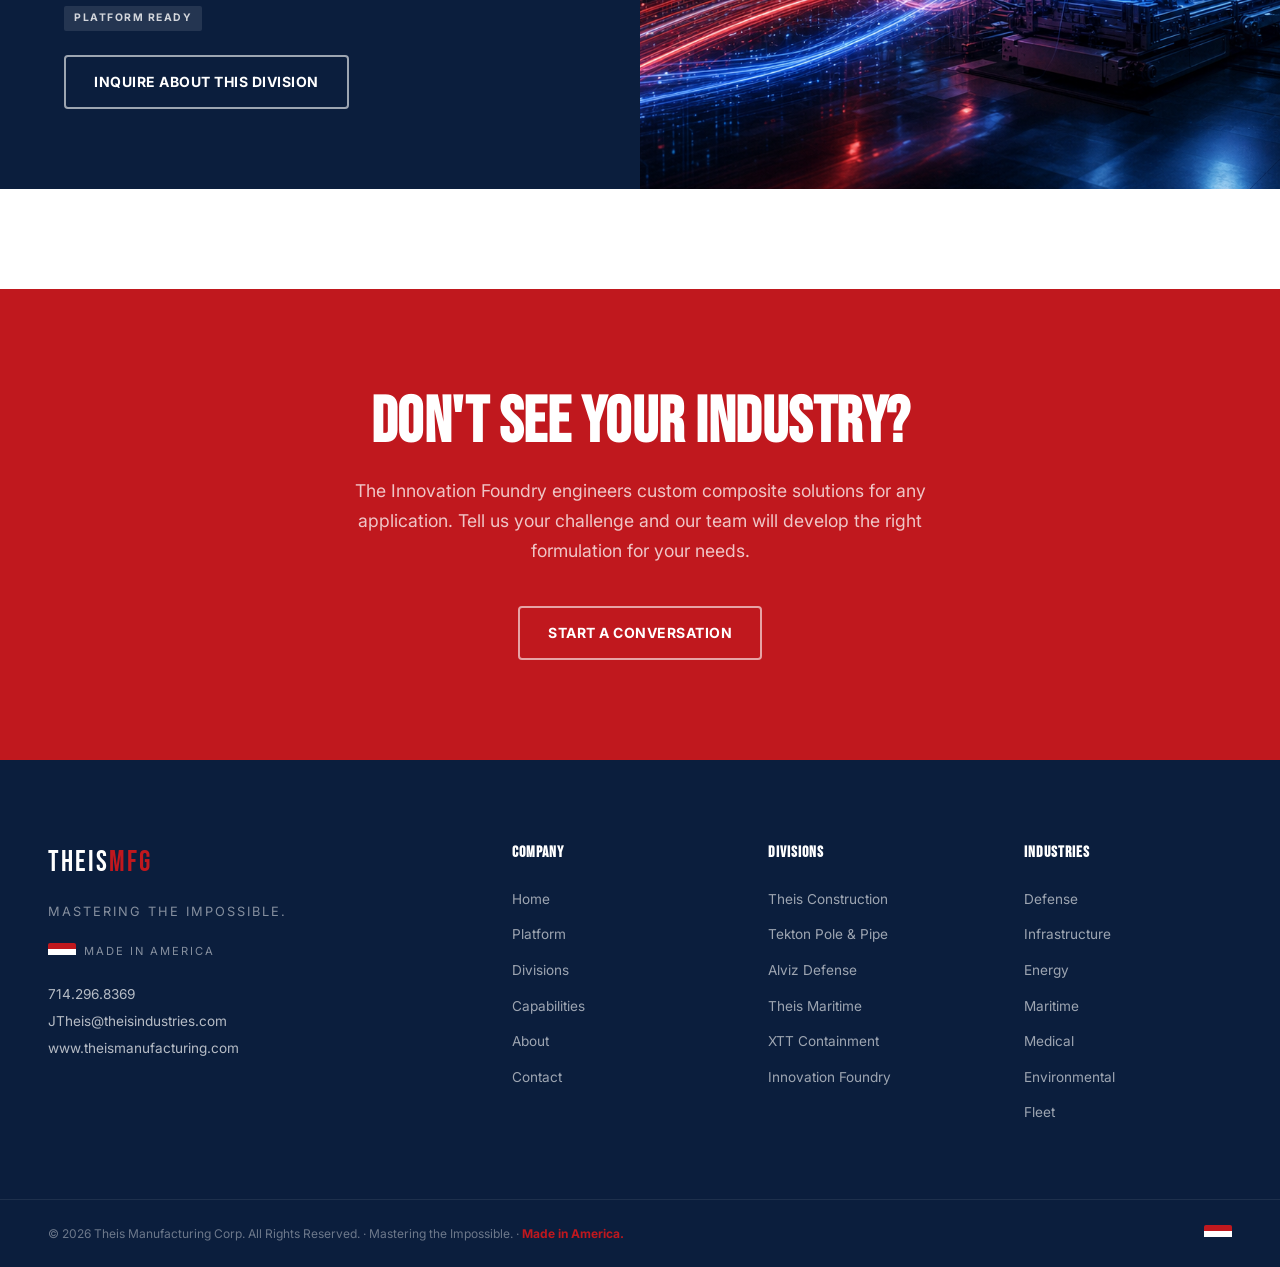
<file: divisions.html>
<!DOCTYPE html>
<html lang="en">
<head>
  <meta charset="UTF-8">
  <meta name="viewport" content="width=device-width, initial-scale=1.0">
  <title>Divisions — Theis Manufacturing Corp | 12 Industry Verticals</title>
  <meta name="description" content="Theis Manufacturing serves 12 industry verticals with advanced polymer composite systems — from defense and infrastructure to energy, maritime, medical, and environmental applications.">
  <meta property="og:title" content="Theis Manufacturing — 12 Industry Divisions">
  <meta property="og:description" content="One platform. Twelve industries. Theis Tekton technology deployed across defense, infrastructure, energy, maritime, medical, and beyond.">
  <meta property="og:image" content="images/american_worker.png">
  <meta property="og:type" content="website">
  <link rel="preconnect" href="https://fonts.googleapis.com">
  <link rel="preconnect" href="https://fonts.gstatic.com" crossorigin>
  <link rel="stylesheet" href="style.css">
  <link rel="icon" type="image/svg+xml" href="data:image/svg+xml,%3Csvg xmlns='http://www.w3.org/2000/svg' viewBox='0 0 32 32'%3E%3Crect width='32' height='32' fill='%23C0181E' rx='4'/%3E%3Ctext x='16' y='24' text-anchor='middle' fill='white' font-size='20' font-family='Arial Black' font-weight='900'%3ET%3C/text%3E%3C/svg%3E">
</head>
<body>

<!-- ── PAGE LOADER ─────────────────────────────────────── -->
<div class="page-loader">
  <div class="loader-inner">
    <div class="loader-logo">THEIS<span>MFG</span></div>
    <div class="loader-bar"></div>
  </div>
</div>

<!-- ── CONFIDENTIAL BANNER ─────────────────────────────── -->
<div class="conf-banner">
  PROPRIETARY &amp; CONFIDENTIAL — <strong>THEIS MANUFACTURING CORP</strong> — ALL RIGHTS RESERVED
</div>

<!-- ── NAVIGATION ──────────────────────────────────────── -->
<nav class="site-nav" role="navigation" aria-label="Main navigation">
  <div class="nav-inner">
    <a href="index.html" class="nav-logo" aria-label="Theis Manufacturing Corp">
      <div class="logo-mark">
        <svg viewBox="0 0 22 22" fill="none" xmlns="http://www.w3.org/2000/svg" aria-hidden="true">
          <polygon points="11,1 21,6 21,16 11,21 1,16 1,6" fill="white" opacity="0.15"/>
          <polygon points="11,3 19,7.5 19,15.5 11,19 3,15.5 3,7.5" fill="none" stroke="white" stroke-width="1.5"/>
          <text x="11" y="16" text-anchor="middle" fill="white" font-size="11" font-family="Arial Black" font-weight="900">T</text>
        </svg>
      </div>
      <span class="logo-name">THEIS<span>MFG</span></span>
    </a>

    <ul class="nav-links" role="list">
      <li><a href="index.html">Home</a></li>
      <li><a href="platform.html">Platform</a></li>
      <li><a href="divisions.html" class="active">Divisions</a></li>
      <li><a href="capabilities.html">Capabilities</a></li>
      <li><a href="about.html">About</a></li>
      <li><a href="contact.html">Contact</a></li>
      <li><a href="contact.html" class="btn btn-primary nav-cta">Get a Quote</a></li>
    </ul>

    <button class="nav-hamburger" aria-label="Open navigation menu">
      <span></span><span></span><span></span>
    </button>
  </div>
</nav>

<!-- ── HERO ────────────────────────────────────────────── -->
<section class="hero">
  <div class="hero-bg" style="background-image:url('images/american_worker.png')"></div>
  <div class="hero-overlay overlay-navy-left"></div>
  <div class="hero-content">
    <div class="hero-eyebrow fade-up">12 Industry Verticals</div>
    <h1 class="hero-title fade-up d1">ONE PLATFORM.<br><span class="accent">TWELVE</span><br>INDUSTRIES.</h1>
    <p class="hero-sub fade-up d2">Theis Tekton polymer composite technology deployed across defense, infrastructure, energy, maritime, medical, and beyond.</p>
    <div class="hero-actions fade-up d3">
      <a href="contact.html" class="btn btn-primary">Request a Quote</a>
      <a href="platform.html" class="btn btn-outline-white">Our Technology</a>
    </div>
  </div>
  <div class="hero-stats">
    <div class="hero-stats-inner">
      <div class="stat-item">
        <div class="stat-num"><span data-target="12">12</span></div>
        <div class="stat-label">Divisions</div>
      </div>
      <div class="stat-item">
        <div class="stat-num"><span data-target="1100" data-suffix="+">1,100+</span></div>
        <div class="stat-label">Formulations</div>
      </div>
      <div class="stat-item">
        <div class="stat-num">3–10s</div>
        <div class="stat-label">Cure</div>
      </div>
      <div class="stat-item">
        <div class="stat-num" style="font-size:1.6rem;display:flex;align-items:center;justify-content:center;gap:6px;">
          <span style="color:var(--red);">★</span> Made in USA
        </div>
        <div class="stat-label">100% American</div>
      </div>
    </div>
  </div>
</section>

<!-- ── TICKER ──────────────────────────────────────────── -->
<div class="ticker-wrap">
  <div class="ticker-inner">
    <span class="ticker-item">Made in America</span>
    <span class="ticker-item">12 Industries Served</span>
    <span class="ticker-item">1,100+ Formulations</span>
    <span class="ticker-item">3–10 Second Cure Time</span>
    <span class="ticker-item">Mastering the Impossible</span>
    <span class="ticker-item">Advanced Composite Materials</span>
    <span class="ticker-item">Invented Here. Built Here. Protected Here.</span>
    <span class="ticker-item">Theis Tekton Technology</span>
    <span class="ticker-item">American Manufacturing Reimagined</span>
    <span class="ticker-item">Made in America</span>
    <span class="ticker-item">12 Industries Served</span>
    <span class="ticker-item">1,100+ Formulations</span>
    <span class="ticker-item">3–10 Second Cure Time</span>
    <span class="ticker-item">Mastering the Impossible</span>
    <span class="ticker-item">Advanced Composite Materials</span>
    <span class="ticker-item">Invented Here. Built Here. Protected Here.</span>
    <span class="ticker-item">Theis Tekton Technology</span>
    <span class="ticker-item">American Manufacturing Reimagined</span>
  </div>
</div>

<!-- ── DIVISIONS DETAIL ─────────────────────────────────── -->
<section class="section bg-white">
  <div class="container">
    <div class="section-header centered fade-up">
      <div class="section-label">All Divisions</div>
      <h2 class="section-title">What We <span class="accent">Build</span></h2>
    </div>
  </div>

  <!-- DIV 01: THEIS CONSTRUCTION -->
  <div class="split-section fade-in">
    <div class="split-img">
      <img src="images/construction_legacy.png" alt="Theis Construction — structural composite coatings for landmark buildings">
    </div>
    <div class="split-content">
      <div class="split-content-inner">
        <div class="card-tag">Division 01 · $2.3T+ TAM</div>
        <h2 class="section-title" style="margin-bottom:16px;">THEIS CONSTRUCTION</h2>
        <p class="section-subtitle" style="margin-bottom:28px;">Structural polymer composite coatings, overlays, and surface systems for commercial, industrial, and landmark construction projects. Theis Construction has built or coated some of America's most iconic structures, from California's landmark estates to historic architectural treasures. A trusted name in construction composites since the 1950s.</p>
        <ul style="list-style:none;margin-bottom:32px;display:flex;flex-direction:column;gap:12px;">
          <li style="display:flex;align-items:flex-start;gap:12px;font-size:.925rem;color:var(--gray-700);line-height:1.5;"><span style="flex-shrink:0;display:inline-flex;width:20px;height:20px;align-items:center;justify-content:center;background:var(--red);border-radius:3px;"><svg width="13" height="13" viewBox="0 0 24 24" fill="none" stroke="white" stroke-width="2.5" stroke-linecap="round" stroke-linejoin="round"><polyline points="20 6 9 17 4 12"/></svg></span> Structural coatings for concrete, steel, and masonry</li>
          <li style="display:flex;align-items:flex-start;gap:12px;font-size:.925rem;color:var(--gray-700);line-height:1.5;"><span style="flex-shrink:0;display:inline-flex;width:20px;height:20px;align-items:center;justify-content:center;background:var(--red);border-radius:3px;"><svg width="13" height="13" viewBox="0 0 24 24" fill="none" stroke="white" stroke-width="2.5" stroke-linecap="round" stroke-linejoin="round"><path d="M6 9H4.5a2.5 2.5 0 000 5H6"/><path d="M18 9h1.5a2.5 2.5 0 010 5H18"/><path d="M4 2h16v7a8 8 0 01-16 0V2z"/><line x1="12" y1="17" x2="12" y2="22"/><line x1="8" y1="22" x2="16" y2="22"/></svg></span> Landmark project track record since the 1950s — Hearst Castle, Griffith Park Observatory, Wrigley Mansion on Catalina Island, Frank Lloyd Wright historic home</li>
          <li style="display:flex;align-items:flex-start;gap:12px;font-size:.925rem;color:var(--gray-700);line-height:1.5;"><span style="flex-shrink:0;display:inline-flex;width:20px;height:20px;align-items:center;justify-content:center;background:var(--red);border-radius:3px;"><svg width="13" height="13" viewBox="0 0 24 24" fill="none" stroke="white" stroke-width="2.5" stroke-linecap="round" stroke-linejoin="round"><polygon points="13 2 3 14 12 14 11 22 21 10 12 10 13 2"/></svg></span> Fast-cure TT7200 formulation minimizes project downtime</li>
        </ul>
        <div class="card-status ready" style="display:inline-block;margin-bottom:24px;">Revenue Ready</div>
        <div><a href="contact.html" class="btn btn-primary">Inquire About This Division</a></div>
      </div>
    </div>
  </div>

  <!-- DIV 02: TEKTON POLE & PIPE -->
  <div class="split-section reverse fade-in" style="background:var(--off-white);">
    <div class="split-img">
      <img src="images/pole_pipe_hero.png" alt="Tekton Pole & Pipe — composite pole wrap systems for utility infrastructure">
    </div>
    <div class="split-content" style="background:var(--off-white);">
      <div class="split-content-inner">
        <div class="card-tag">Division 02 · $14B+ TAM</div>
        <h2 class="section-title" style="margin-bottom:16px;">TEKTON POLE &amp; PIPE</h2>
        <p class="section-subtitle" style="margin-bottom:28px;">Composite pole wrap systems that restore and protect utility poles, transmission towers, and pipeline infrastructure. Extends service life by decades at a fraction of the cost of full replacement. A proven solution for utilities, municipalities, and infrastructure operators managing aging assets.</p>
        <ul style="list-style:none;margin-bottom:32px;display:flex;flex-direction:column;gap:12px;">
          <li style="display:flex;align-items:flex-start;gap:12px;font-size:.925rem;color:var(--gray-700);line-height:1.5;"><span style="flex-shrink:0;display:inline-flex;width:20px;height:20px;align-items:center;justify-content:center;background:var(--red);border-radius:3px;"><svg width="13" height="13" viewBox="0 0 24 24" fill="none" stroke="white" stroke-width="2.5" stroke-linecap="round" stroke-linejoin="round"><polyline points="20 6 9 17 4 12"/></svg></span> Steel and wood pole composite wrapping and restoration</li>
          <li style="display:flex;align-items:flex-start;gap:12px;font-size:.925rem;color:var(--gray-700);line-height:1.5;"><span style="flex-shrink:0;display:inline-flex;width:20px;height:20px;align-items:center;justify-content:center;background:var(--red);border-radius:3px;"><svg width="13" height="13" viewBox="0 0 24 24" fill="none" stroke="white" stroke-width="2.5" stroke-linecap="round" stroke-linejoin="round"><path d="M18 8h1a4 4 0 010 8h-1"/><path d="M2 8h16v9a4 4 0 01-4 4H6a4 4 0 01-4-4V8z"/><line x1="6" y1="1" x2="6" y2="4"/><line x1="10" y1="1" x2="10" y2="4"/></svg></span> Compatible with all major utility pole diameters and configurations</li>
          <li style="display:flex;align-items:flex-start;gap:12px;font-size:.925rem;color:var(--gray-700);line-height:1.5;"><span style="flex-shrink:0;display:inline-flex;width:20px;height:20px;align-items:center;justify-content:center;background:var(--red);border-radius:3px;"><svg width="13" height="13" viewBox="0 0 24 24" fill="none" stroke="white" stroke-width="2.5" stroke-linecap="round" stroke-linejoin="round"><path d="M12 22s8-4 8-10V5l-8-3-8 3v7c0 6 8 10 8 10z"/></svg></span> DOT-compliant application process — see TektonPole.com</li>
        </ul>
        <div class="card-status ready" style="display:inline-block;margin-bottom:24px;">Pole Wraps Ready</div>
        <div><a href="contact.html" class="btn btn-primary">Inquire About This Division</a></div>
      </div>
    </div>
  </div>

  <!-- DIV 03: XTT CONTAINMENT -->
  <div class="split-section fade-in">
    <div class="split-img">
      <img src="images/energy_hero.png" alt="XTT Containment — advanced composite liners for hazardous material containment">
    </div>
    <div class="split-content">
      <div class="split-content-inner">
        <div class="card-tag">Division 03 · $5.2B+ TAM</div>
        <h2 class="section-title" style="margin-bottom:16px;">XTT CONTAINMENT</h2>
        <p class="section-subtitle" style="margin-bottom:28px;">Advanced composite containment liners for above-ground storage tanks, transport containers, and hazardous material vessels. XTT Containment is currently undergoing compliance testing with DOT, PHMSA, and FAA to certify composite liner systems for the most demanding containment environments in America.</p>
        <ul style="list-style:none;margin-bottom:32px;display:flex;flex-direction:column;gap:12px;">
          <li style="display:flex;align-items:flex-start;gap:12px;font-size:.925rem;color:var(--gray-700);line-height:1.5;"><span style="flex-shrink:0;display:inline-flex;width:20px;height:20px;align-items:center;justify-content:center;background:var(--red);border-radius:3px;"><svg width="13" height="13" viewBox="0 0 24 24" fill="none" stroke="white" stroke-width="2.5" stroke-linecap="round" stroke-linejoin="round"><polyline points="20 6 9 17 4 12"/></svg></span> Secondary containment lining systems for storage and transport vessels</li>
          <li style="display:flex;align-items:flex-start;gap:12px;font-size:.925rem;color:var(--gray-700);line-height:1.5;"><span style="flex-shrink:0;display:inline-flex;width:20px;height:20px;align-items:center;justify-content:center;background:var(--red);border-radius:3px;"><svg width="13" height="13" viewBox="0 0 24 24" fill="none" stroke="white" stroke-width="2.5" stroke-linecap="round" stroke-linejoin="round"><ellipse cx="12" cy="7" rx="8" ry="4"/><path d="M4 7v10c0 2.21 3.58 4 8 4s8-1.79 8-4V7"/><path d="M4 12c0 2.21 3.58 4 8 4s8-1.79 8-4"/></svg></span> Compatible with petroleum, chemical, and biological materials</li>
          <li style="display:flex;align-items:flex-start;gap:12px;font-size:.925rem;color:var(--gray-700);line-height:1.5;"><span style="flex-shrink:0;display:inline-flex;width:20px;height:20px;align-items:center;justify-content:center;background:var(--red);border-radius:3px;"><svg width="13" height="13" viewBox="0 0 24 24" fill="none" stroke="white" stroke-width="2.5" stroke-linecap="round" stroke-linejoin="round"><path d="M9 2H7a2 2 0 00-2 2v16a2 2 0 002 2h10a2 2 0 002-2V4a2 2 0 00-2-2h-2"/><rect x="9" y="2" width="6" height="4" rx="1" ry="1"/></svg></span> DOT / PHMSA / FAA certification pathway in progress</li>
        </ul>
        <div class="card-status" style="display:inline-block;margin-bottom:24px;">In Testing (DOT/PHMSA/FAA)</div>
        <div><a href="contact.html" class="btn btn-primary">Inquire About This Division</a></div>
      </div>
    </div>
  </div>

  <!-- DIV 04: ALVIZ DEFENSE -->
  <div class="split-section reverse fade-in" style="background:var(--navy);">
    <div class="split-img">
      <img src="images/defense_alviz.png" alt="Alviz Defense — military-grade composite armor systems">
    </div>
    <div class="split-content bg-navy">
      <div class="split-content-inner">
        <div class="card-tag" style="color:rgba(255,255,255,.6);">Division 04 · $26B+ TAM</div>
        <h2 class="section-title on-dark" style="margin-bottom:16px;">ALVIZ DEFENSE</h2>
        <p class="section-subtitle on-dark" style="margin-bottom:28px;">Military-grade composite armor systems for vehicles, structures, and personnel protection. Alviz Defense produces advanced polymer composite panels engineered to NIJ and military vehicle protection standards — delivering ballistic performance in a lighter, more field-applicable form factor than legacy steel solutions.</p>
        <ul style="list-style:none;margin-bottom:32px;display:flex;flex-direction:column;gap:12px;">
          <li style="display:flex;align-items:flex-start;gap:12px;font-size:.925rem;color:rgba(255,255,255,.75);line-height:1.5;"><span style="flex-shrink:0;display:inline-flex;width:20px;height:20px;align-items:center;justify-content:center;background:var(--red);border-radius:3px;"><svg width="13" height="13" viewBox="0 0 24 24" fill="none" stroke="white" stroke-width="2.5" stroke-linecap="round" stroke-linejoin="round"><polyline points="20 6 9 17 4 12"/></svg></span> Vehicle armor composite panels for military and protective applications</li>
          <li style="display:flex;align-items:flex-start;gap:12px;font-size:.925rem;color:rgba(255,255,255,.75);line-height:1.5;"><span style="flex-shrink:0;display:inline-flex;width:20px;height:20px;align-items:center;justify-content:center;background:var(--red);border-radius:3px;"><svg width="13" height="13" viewBox="0 0 24 24" fill="none" stroke="white" stroke-width="2.5" stroke-linecap="round" stroke-linejoin="round"><path d="M12 22s8-4 8-10V5l-8-3-8 3v7c0 6 8 10 8 10z"/></svg></span> Ballistic-rated formulation series — NIJ and vehicle protection standards</li>
          <li style="display:flex;align-items:flex-start;gap:12px;font-size:.925rem;color:rgba(255,255,255,.75);line-height:1.5;"><span style="flex-shrink:0;display:inline-flex;width:20px;height:20px;align-items:center;justify-content:center;background:var(--red);border-radius:3px;"><svg width="13" height="13" viewBox="0 0 24 24" fill="none" stroke="white" stroke-width="2.5" stroke-linecap="round" stroke-linejoin="round"><path d="M12 22s8-4 8-10V5l-8-3-8 3v7c0 6 8 10 8 10z"/></svg></span> ITAR-compliant domestic production — 100% American made</li>
        </ul>
        <div class="card-status ready" style="display:inline-block;margin-bottom:24px;background:rgba(22,163,74,.15);color:#4ade80;">Production Ready</div>
        <div><a href="contact.html" class="btn btn-outline-white">Inquire About This Division</a></div>
      </div>
    </div>
  </div>

  <!-- DIV 05: THEIS HYPERBARIC -->
  <div class="split-section fade-in">
    <div class="split-img">
      <img src="images/hyperbaric_hero.png" alt="Theis Hyperbaric — composite hyperbaric chambers for medical and wellness applications">
    </div>
    <div class="split-content">
      <div class="split-content-inner">
        <div class="card-tag">Division 05 · $1.8B+ TAM</div>
        <h2 class="section-title" style="margin-bottom:16px;">THEIS HYPERBARIC</h2>
        <p class="section-subtitle" style="margin-bottom:28px;">Composite-constructed hyperbaric chambers for medical, wellness, and military applications. Theis Hyperbaric units leverage the TT7200 structural composite system to produce chambers that are significantly lighter than traditional steel construction and stronger than fiberglass alternatives — currently advancing through ASME and FDA 510k pathways.</p>
        <ul style="list-style:none;margin-bottom:32px;display:flex;flex-direction:column;gap:12px;">
          <li style="display:flex;align-items:flex-start;gap:12px;font-size:.925rem;color:var(--gray-700);line-height:1.5;"><span style="flex-shrink:0;display:inline-flex;width:20px;height:20px;align-items:center;justify-content:center;background:var(--red);border-radius:3px;"><svg width="13" height="13" viewBox="0 0 24 24" fill="none" stroke="white" stroke-width="2.5" stroke-linecap="round" stroke-linejoin="round"><polyline points="20 6 9 17 4 12"/></svg></span> Composite-body hyperbaric chambers for medical, wellness, and military use</li>
          <li style="display:flex;align-items:flex-start;gap:12px;font-size:.925rem;color:var(--gray-700);line-height:1.5;"><span style="flex-shrink:0;display:inline-flex;width:20px;height:20px;align-items:center;justify-content:center;background:var(--red);border-radius:3px;"><svg width="13" height="13" viewBox="0 0 24 24" fill="none" stroke="white" stroke-width="2.5" stroke-linecap="round" stroke-linejoin="round"><path d="M3 9l9-7 9 7v11a2 2 0 01-2 2H5a2 2 0 01-2-2z"/><polyline points="9 22 9 12 15 12 15 22"/></svg></span> ASME standards compliance and FDA 510k medical device pathway in progress</li>
          <li style="display:flex;align-items:flex-start;gap:12px;font-size:.925rem;color:var(--gray-700);line-height:1.5;"><span style="flex-shrink:0;display:inline-flex;width:20px;height:20px;align-items:center;justify-content:center;background:var(--red);border-radius:3px;"><svg width="13" height="13" viewBox="0 0 24 24" fill="none" stroke="white" stroke-width="2.5" stroke-linecap="round" stroke-linejoin="round"><path d="M20.24 12.24a6 6 0 00-8.49-8.49L5 10.5V19h8.5l6.74-6.76z"/><line x1="16" y1="8" x2="2" y2="22"/><line x1="17.5" y1="15" x2="9" y2="15"/></svg></span> Lighter than steel, stronger than fiberglass — engineered with TT7200</li>
        </ul>
        <div class="card-status" style="display:inline-block;margin-bottom:24px;">In Development (ASME/FDA 510k)</div>
        <div><a href="contact.html" class="btn btn-primary">Inquire About This Division</a></div>
      </div>
    </div>
  </div>

  <!-- DIV 06: HYDROCARBON & ENERGY -->
  <div class="split-section reverse fade-in" style="background:var(--off-white);">
    <div class="split-img">
      <img src="images/energy_hero.png" alt="Hydrocarbon & Energy — patent-backed composite coatings for oil, gas, and refinery infrastructure">
    </div>
    <div class="split-content" style="background:var(--off-white);">
      <div class="split-content-inner">
        <div class="card-tag">Division 06 · $8.9B+ TAM</div>
        <h2 class="section-title" style="margin-bottom:16px;">HYDROCARBON &amp; ENERGY</h2>
        <p class="section-subtitle" style="margin-bottom:28px;">Patent-protected composite coating systems for oil and gas pipelines, refineries, and hydrocarbon processing facilities. Reduces corrosion failure rates, dramatically extends asset service life, and cuts ongoing maintenance costs — backed by a proprietary formulation portfolio that delivers measurable, documented performance.</p>
        <ul style="list-style:none;margin-bottom:32px;display:flex;flex-direction:column;gap:12px;">
          <li style="display:flex;align-items:flex-start;gap:12px;font-size:.925rem;color:var(--gray-700);line-height:1.5;"><span style="flex-shrink:0;display:inline-flex;width:20px;height:20px;align-items:center;justify-content:center;background:var(--red);border-radius:3px;"><svg width="13" height="13" viewBox="0 0 24 24" fill="none" stroke="white" stroke-width="2.5" stroke-linecap="round" stroke-linejoin="round"><polyline points="20 6 9 17 4 12"/></svg></span> Pipeline internal and external composite coating systems</li>
          <li style="display:flex;align-items:flex-start;gap:12px;font-size:.925rem;color:var(--gray-700);line-height:1.5;"><span style="flex-shrink:0;display:inline-flex;width:20px;height:20px;align-items:center;justify-content:center;background:var(--red);border-radius:3px;"><svg width="13" height="13" viewBox="0 0 24 24" fill="none" stroke="white" stroke-width="2.5" stroke-linecap="round" stroke-linejoin="round"><polygon points="13 2 3 14 12 14 11 22 21 10 12 10 13 2"/></svg></span> Dramatically reduces corrosion failure rates across hydrocarbon infrastructure</li>
          <li style="display:flex;align-items:flex-start;gap:12px;font-size:.925rem;color:var(--gray-700);line-height:1.5;"><span style="flex-shrink:0;display:inline-flex;width:20px;height:20px;align-items:center;justify-content:center;background:var(--red);border-radius:3px;"><svg width="13" height="13" viewBox="0 0 24 24" fill="none" stroke="white" stroke-width="2.5" stroke-linecap="round" stroke-linejoin="round"><rect x="3" y="11" width="18" height="11" rx="2" ry="2"/><path d="M7 11V7a5 5 0 0110 0v4"/></svg></span> Patent-backed formulation portfolio — licensed through HP Miller LLC</li>
        </ul>
        <div class="card-status ready" style="display:inline-block;margin-bottom:24px;">Patent-Backed</div>
        <div><a href="contact.html" class="btn btn-primary">Inquire About This Division</a></div>
      </div>
    </div>
  </div>

  <!-- DIV 07: THEIS MARITIME -->
  <div class="split-section fade-in">
    <div class="split-img">
      <img src="images/maritime_hero.png" alt="Theis Maritime — marine-grade composite coatings for hulls, docks, and offshore platforms">
    </div>
    <div class="split-content">
      <div class="split-content-inner">
        <div class="card-tag">Division 07 · $4.2B+ TAM</div>
        <h2 class="section-title" style="margin-bottom:16px;">THEIS MARITIME</h2>
        <p class="section-subtitle" style="margin-bottom:28px;">Marine-grade composite coatings for ship hulls, dock infrastructure, offshore platforms, and naval vessels. Salt-resistant, anti-biofouling formulations engineered for the harshest marine environments — from commercial shipping fleets to U.S. naval installations and offshore energy infrastructure.</p>
        <ul style="list-style:none;margin-bottom:32px;display:flex;flex-direction:column;gap:12px;">
          <li style="display:flex;align-items:flex-start;gap:12px;font-size:.925rem;color:var(--gray-700);line-height:1.5;"><span style="flex-shrink:0;display:inline-flex;width:20px;height:20px;align-items:center;justify-content:center;background:var(--red);border-radius:3px;"><svg width="13" height="13" viewBox="0 0 24 24" fill="none" stroke="white" stroke-width="2.5" stroke-linecap="round" stroke-linejoin="round"><polyline points="20 6 9 17 4 12"/></svg></span> Hull coating and structural marine composite systems</li>
          <li style="display:flex;align-items:flex-start;gap:12px;font-size:.925rem;color:var(--gray-700);line-height:1.5;"><span style="flex-shrink:0;display:inline-flex;width:20px;height:20px;align-items:center;justify-content:center;background:var(--red);border-radius:3px;"><svg width="13" height="13" viewBox="0 0 24 24" fill="none" stroke="white" stroke-width="2.5" stroke-linecap="round" stroke-linejoin="round"><path d="M2 20h20M5 20l-2-6 9 2 9-2-2 6"/><path d="M7 14V9l5-3 5 3v5"/></svg></span> Naval and commercial fleet applications — salt-resistant, anti-biofouling</li>
          <li style="display:flex;align-items:flex-start;gap:12px;font-size:.925rem;color:var(--gray-700);line-height:1.5;"><span style="flex-shrink:0;display:inline-flex;width:20px;height:20px;align-items:center;justify-content:center;background:var(--red);border-radius:3px;"><svg width="13" height="13" viewBox="0 0 24 24" fill="none" stroke="white" stroke-width="2.5" stroke-linecap="round" stroke-linejoin="round"><path d="M2 12s3-4 6-4 6 4 6 4 3-4 6-4 6 4 6 4M2 19s3-4 6-4 6 4 6 4 3-4 6-4 6 4 6 4M2 5s3-4 6-4 6 4 6 4 3-4 6-4 6 4 6 4"/></svg></span> Anti-corrosion formulation series for offshore and dock infrastructure</li>
        </ul>
        <div class="card-status ready" style="display:inline-block;margin-bottom:24px;">Coatings Ready</div>
        <div><a href="contact.html" class="btn btn-primary">Inquire About This Division</a></div>
      </div>
    </div>
  </div>

  <!-- DIV 08: RAIL & INFRASTRUCTURE -->
  <div class="split-section reverse fade-in" style="background:var(--off-white);">
    <div class="split-img">
      <img src="images/pole_pipe_hero.png" alt="Rail & Infrastructure — composite wrap and overlay systems for bridges, tunnels, and transit structures">
    </div>
    <div class="split-content" style="background:var(--off-white);">
      <div class="split-content-inner">
        <div class="card-tag">Division 08 · $3.1B+ TAM</div>
        <h2 class="section-title" style="margin-bottom:16px;">RAIL &amp; INFRASTRUCTURE</h2>
        <p class="section-subtitle" style="margin-bottom:28px;">Composite wrap and overlay systems for rail infrastructure, bridges, tunnels, and civil engineering structures. Theis Rail &amp; Infrastructure solutions have proven performance on active rail and transit systems — extending asset life and reducing maintenance burden for operators managing legacy infrastructure.</p>
        <ul style="list-style:none;margin-bottom:32px;display:flex;flex-direction:column;gap:12px;">
          <li style="display:flex;align-items:flex-start;gap:12px;font-size:.925rem;color:var(--gray-700);line-height:1.5;"><span style="flex-shrink:0;display:inline-flex;width:20px;height:20px;align-items:center;justify-content:center;background:var(--red);border-radius:3px;"><svg width="13" height="13" viewBox="0 0 24 24" fill="none" stroke="white" stroke-width="2.5" stroke-linecap="round" stroke-linejoin="round"><polyline points="20 6 9 17 4 12"/></svg></span> Bridge and rail structural composite wraps for active infrastructure</li>
          <li style="display:flex;align-items:flex-start;gap:12px;font-size:.925rem;color:var(--gray-700);line-height:1.5;"><span style="flex-shrink:0;display:inline-flex;width:20px;height:20px;align-items:center;justify-content:center;background:var(--red);border-radius:3px;"><svg width="13" height="13" viewBox="0 0 24 24" fill="none" stroke="white" stroke-width="2.5" stroke-linecap="round" stroke-linejoin="round"><rect x="4" y="4" width="16" height="12" rx="2"/><path d="M4 16l-2 4"/><path d="M20 16l2 4"/><line x1="12" y1="4" x2="12" y2="16"/><line x1="4" y1="9" x2="20" y2="9"/></svg></span> Active rail system applications — proven track record</li>
          <li style="display:flex;align-items:flex-start;gap:12px;font-size:.925rem;color:var(--gray-700);line-height:1.5;"><span style="flex-shrink:0;display:inline-flex;width:20px;height:20px;align-items:center;justify-content:center;background:var(--red);border-radius:3px;"><svg width="13" height="13" viewBox="0 0 24 24" fill="none" stroke="white" stroke-width="2.5" stroke-linecap="round" stroke-linejoin="round"><polygon points="12 2 2 7 12 12 22 7 12 2"/><polyline points="2 17 12 22 22 17"/><polyline points="2 12 12 17 22 12"/></svg></span> Compatible with steel, concrete, and timber civil structures</li>
        </ul>
        <div class="card-status ready" style="display:inline-block;margin-bottom:24px;">Track Record Proven</div>
        <div><a href="contact.html" class="btn btn-primary">Inquire About This Division</a></div>
      </div>
    </div>
  </div>

  <!-- DIV 09: ABSORBTEC ENVIRONMENTAL -->
  <div class="split-section fade-in">
    <div class="split-img">
      <img src="images/usa_reshoring.png" alt="Absorbtec Environmental — spill containment and barrier systems proven at Port of Los Angeles">
    </div>
    <div class="split-content">
      <div class="split-content-inner">
        <div class="card-tag">Division 09 · $2.4B+ TAM</div>
        <h2 class="section-title" style="margin-bottom:16px;">ABSORBTEC ENVIRONMENTAL</h2>
        <p class="section-subtitle" style="margin-bottom:28px;">Environmental spill containment and barrier systems with a proven deployment record at the Port of Los Angeles — one of the busiest and most regulated ports in the world. Absorbtec provides rapid-deploy composite barriers for petroleum, chemical, and industrial spill response events where speed and reliability are critical.</p>
        <ul style="list-style:none;margin-bottom:32px;display:flex;flex-direction:column;gap:12px;">
          <li style="display:flex;align-items:flex-start;gap:12px;font-size:.925rem;color:var(--gray-700);line-height:1.5;"><span style="flex-shrink:0;display:inline-flex;width:20px;height:20px;align-items:center;justify-content:center;background:var(--red);border-radius:3px;"><svg width="13" height="13" viewBox="0 0 24 24" fill="none" stroke="white" stroke-width="2.5" stroke-linecap="round" stroke-linejoin="round"><polyline points="20 6 9 17 4 12"/></svg></span> Rapid-deploy spill containment barriers for industrial and port environments</li>
          <li style="display:flex;align-items:flex-start;gap:12px;font-size:.925rem;color:var(--gray-700);line-height:1.5;"><span style="flex-shrink:0;display:inline-flex;width:20px;height:20px;align-items:center;justify-content:center;background:var(--red);border-radius:3px;"><svg width="13" height="13" viewBox="0 0 24 24" fill="none" stroke="white" stroke-width="2.5" stroke-linecap="round" stroke-linejoin="round"><path d="M2 12s3-4 6-4 6 4 6 4 3-4 6-4 6 4 6 4M2 19s3-4 6-4 6 4 6 4 3-4 6-4 6 4 6 4M2 5s3-4 6-4 6 4 6 4 3-4 6-4 6 4 6 4"/></svg></span> Proven at the Port of Los Angeles — real-world, high-stakes performance</li>
          <li style="display:flex;align-items:flex-start;gap:12px;font-size:.925rem;color:var(--gray-700);line-height:1.5;"><span style="flex-shrink:0;display:inline-flex;width:20px;height:20px;align-items:center;justify-content:center;background:var(--red);border-radius:3px;"><svg width="13" height="13" viewBox="0 0 24 24" fill="none" stroke="white" stroke-width="2.5" stroke-linecap="round" stroke-linejoin="round"><path d="M9 2H7a2 2 0 00-2 2v16a2 2 0 002 2h10a2 2 0 002-2V4a2 2 0 00-2-2h-2"/><rect x="9" y="2" width="6" height="4" rx="1" ry="1"/></svg></span> EPA-compliant materials and application processes</li>
        </ul>
        <div class="card-status ready" style="display:inline-block;margin-bottom:24px;">Port of LA Proven</div>
        <div><a href="contact.html" class="btn btn-primary">Inquire About This Division</a></div>
      </div>
    </div>
  </div>

  <!-- DIV 10: PROTEC TIRE SEALANT -->
  <div class="split-section reverse fade-in" style="background:var(--off-white);">
    <div class="split-img">
      <img src="images/american_worker.png" alt="Protec Tire Sealant — commercial-grade puncture prevention for fleet operators">
    </div>
    <div class="split-content" style="background:var(--off-white);">
      <div class="split-content-inner">
        <div class="card-tag">Division 10 · $1.6B+ TAM</div>
        <h2 class="section-title" style="margin-bottom:16px;">PROTEC TIRE SEALANT</h2>
        <p class="section-subtitle" style="margin-bottom:28px;">Commercial-grade tire sealant system engineered for fleet operators who cannot afford downtime. Protec prevents puncture-related failures across trucking, mining, agricultural, and municipal fleet applications — reducing blowout risk, extending tire service life, and cutting total fleet operating costs.</p>
        <ul style="list-style:none;margin-bottom:32px;display:flex;flex-direction:column;gap:12px;">
          <li style="display:flex;align-items:flex-start;gap:12px;font-size:.925rem;color:var(--gray-700);line-height:1.5;"><span style="flex-shrink:0;display:inline-flex;width:20px;height:20px;align-items:center;justify-content:center;background:var(--red);border-radius:3px;"><svg width="13" height="13" viewBox="0 0 24 24" fill="none" stroke="white" stroke-width="2.5" stroke-linecap="round" stroke-linejoin="round"><polyline points="20 6 9 17 4 12"/></svg></span> Puncture-prevention tire sealant for commercial fleets</li>
          <li style="display:flex;align-items:flex-start;gap:12px;font-size:.925rem;color:var(--gray-700);line-height:1.5;"><span style="flex-shrink:0;display:inline-flex;width:20px;height:20px;align-items:center;justify-content:center;background:var(--red);border-radius:3px;"><svg width="13" height="13" viewBox="0 0 24 24" fill="none" stroke="white" stroke-width="2.5" stroke-linecap="round" stroke-linejoin="round"><rect x="1" y="3" width="15" height="13"/><polygon points="16 8 20 8 23 11 23 16 16 16 16 8"/><circle cx="5.5" cy="18.5" r="2.5"/><circle cx="18.5" cy="18.5" r="2.5"/></svg></span> Compatible with commercial, OTR, and agricultural tire formats</li>
          <li style="display:flex;align-items:flex-start;gap:12px;font-size:.925rem;color:var(--gray-700);line-height:1.5;"><span style="flex-shrink:0;">💰</span> Reduces fleet downtime and blowout replacement costs significantly</li>
        </ul>
        <div class="card-status ready" style="display:inline-block;margin-bottom:24px;">Fleet-Ready</div>
        <div><a href="contact.html" class="btn btn-primary">Inquire About This Division</a></div>
      </div>
    </div>
  </div>

  <!-- DIV 11: WIND POWER ENERGY -->
  <div class="split-section fade-in">
    <div class="split-img">
      <img src="images/energy_hero.png" alt="Wind Power Energy — composite blade coatings and structural repair for wind turbines">
    </div>
    <div class="split-content">
      <div class="split-content-inner">
        <div class="card-tag">Division 11 · $100B+ TAM</div>
        <h2 class="section-title" style="margin-bottom:16px;">WIND POWER ENERGY</h2>
        <p class="section-subtitle" style="margin-bottom:28px;">Composite blade coating and structural repair systems for wind turbine applications. Working prototype validated. Theis Wind Power systems extend blade service life and restore structural integrity without full blade replacement — reducing the single largest maintenance cost for wind energy operators at scale.</p>
        <ul style="list-style:none;margin-bottom:32px;display:flex;flex-direction:column;gap:12px;">
          <li style="display:flex;align-items:flex-start;gap:12px;font-size:.925rem;color:var(--gray-700);line-height:1.5;"><span style="flex-shrink:0;display:inline-flex;width:20px;height:20px;align-items:center;justify-content:center;background:var(--red);border-radius:3px;"><svg width="13" height="13" viewBox="0 0 24 24" fill="none" stroke="white" stroke-width="2.5" stroke-linecap="round" stroke-linejoin="round"><polyline points="20 6 9 17 4 12"/></svg></span> Wind blade leading-edge protection coatings</li>
          <li style="display:flex;align-items:flex-start;gap:12px;font-size:.925rem;color:var(--gray-700);line-height:1.5;"><span style="flex-shrink:0;display:inline-flex;width:20px;height:20px;align-items:center;justify-content:center;background:var(--red);border-radius:3px;"><svg width="13" height="13" viewBox="0 0 24 24" fill="none" stroke="white" stroke-width="2.5" stroke-linecap="round" stroke-linejoin="round"><path d="M9.59 4.59A2 2 0 1111 8H2m10.59 11.41A2 2 0 1014 16H2m15.73-8.27A2.5 2.5 0 1119.5 12H2"/></svg></span> Structural repair and restoration without full blade replacement</li>
          <li style="display:flex;align-items:flex-start;gap:12px;font-size:.925rem;color:var(--gray-700);line-height:1.5;"><span style="flex-shrink:0;display:inline-flex;width:20px;height:20px;align-items:center;justify-content:center;background:var(--red);border-radius:3px;"><svg width="13" height="13" viewBox="0 0 24 24" fill="none" stroke="white" stroke-width="2.5" stroke-linecap="round" stroke-linejoin="round"><path d="M9 3h6M9 3v8L5.5 17A2 2 0 007.36 20h9.28A2 2 0 0018.5 17L15 11V3"/><line x1="6" y1="10" x2="18" y2="10"/></svg></span> Prototype validated — scaling and commercialization underway</li>
        </ul>
        <div class="card-status" style="display:inline-block;margin-bottom:24px;">Working Prototype</div>
        <div><a href="contact.html" class="btn btn-primary">Inquire About This Division</a></div>
      </div>
    </div>
  </div>

  <!-- DIV 12: INNOVATION FOUNDRY -->
  <div class="split-section reverse fade-in" style="background:var(--navy);">
    <div class="split-img">
      <img src="images/blackbox_ai.png" alt="Innovation Foundry — custom composite R&D for new industry applications">
    </div>
    <div class="split-content bg-navy">
      <div class="split-content-inner">
        <div class="card-tag" style="color:rgba(255,255,255,.6);">Division 12 · Limitless TAM</div>
        <h2 class="section-title on-dark" style="margin-bottom:16px;">INNOVATION FOUNDRY</h2>
        <p class="section-subtitle on-dark" style="margin-bottom:28px;">The R&amp;D engine of Theis Manufacturing. The Innovation Foundry develops custom composite formulations for new applications, client-specific requirements, and emerging industry verticals — operating as the platform through which the Theis system evolves into every new market where composite technology can create value.</p>
        <ul style="list-style:none;margin-bottom:32px;display:flex;flex-direction:column;gap:12px;">
          <li style="display:flex;align-items:flex-start;gap:12px;font-size:.925rem;color:rgba(255,255,255,.75);line-height:1.5;"><span style="flex-shrink:0;display:inline-flex;width:20px;height:20px;align-items:center;justify-content:center;background:var(--red);border-radius:3px;"><svg width="13" height="13" viewBox="0 0 24 24" fill="none" stroke="white" stroke-width="2.5" stroke-linecap="round" stroke-linejoin="round"><polyline points="20 6 9 17 4 12"/></svg></span> Custom formulation development for any composite application</li>
          <li style="display:flex;align-items:flex-start;gap:12px;font-size:.925rem;color:rgba(255,255,255,.75);line-height:1.5;"><span style="flex-shrink:0;display:inline-flex;width:20px;height:20px;align-items:center;justify-content:center;background:var(--red);border-radius:3px;"><svg width="13" height="13" viewBox="0 0 24 24" fill="none" stroke="white" stroke-width="2.5" stroke-linecap="round" stroke-linejoin="round"><path d="M9 3h6M9 3v8L5.5 17A2 2 0 007.36 20h9.28A2 2 0 0018.5 17L15 11V3"/><line x1="6" y1="10" x2="18" y2="10"/></svg></span> Client-specific R&amp;D partnerships and co-development programs</li>
          <li style="display:flex;align-items:flex-start;gap:12px;font-size:.925rem;color:rgba(255,255,255,.75);line-height:1.5;"><span style="flex-shrink:0;">🚀</span> Proprietary IP developed and licensed through HP Miller LLC</li>
        </ul>
        <div class="card-status" style="display:inline-block;margin-bottom:24px;background:rgba(255,255,255,.1);color:rgba(255,255,255,.8);">Platform Ready</div>
        <div><a href="contact.html" class="btn btn-outline-white">Inquire About This Division</a></div>
      </div>
    </div>
  </div>
</section>

<!-- ── CTA ──────────────────────────────────────────────── -->
<section class="section bg-red">
  <div class="container">
    <div style="text-align:center;max-width:640px;margin:0 auto;" class="fade-up">
      <h2 class="section-title on-dark">Don't See Your Industry?</h2>
      <p class="section-subtitle on-dark" style="margin:0 auto 40px;">The Innovation Foundry engineers custom composite solutions for any application. Tell us your challenge and our team will develop the right formulation for your needs.</p>
      <a href="contact.html" class="btn btn-outline-white">Start a Conversation</a>
    </div>
  </div>
</section>

<!-- ── FOOTER ───────────────────────────────────────────── -->
<footer class="site-footer">
  <div class="footer-inner">
    <div class="footer-brand">
      <div class="footer-logo">THEIS<span>MFG</span></div>
      <div class="footer-tagline">Mastering the Impossible.</div>
      <div class="footer-flag">
        <div class="footer-flag-icon"></div>
        Made in America
      </div>
      <div class="footer-contact" style="margin-top:20px;">
        <p>714.296.8369</p>
        <p><a href="mailto:JTheis@theisindustries.com">JTheis@theisindustries.com</a></p>
        <p><a href="http://www.theismanufacturing.com" target="_blank" rel="noopener">www.theismanufacturing.com</a></p>
      </div>
    </div>
    <div class="footer-col">
      <h4>Company</h4>
      <ul>
        <li><a href="index.html">Home</a></li>
        <li><a href="platform.html">Platform</a></li>
        <li><a href="divisions.html">Divisions</a></li>
        <li><a href="capabilities.html">Capabilities</a></li>
        <li><a href="about.html">About</a></li>
        <li><a href="contact.html">Contact</a></li>
      </ul>
    </div>
    <div class="footer-col">
      <h4>Divisions</h4>
      <ul>
        <li><a href="divisions.html">Theis Construction</a></li>
        <li><a href="divisions.html">Tekton Pole &amp; Pipe</a></li>
        <li><a href="divisions.html">Alviz Defense</a></li>
        <li><a href="divisions.html">Theis Maritime</a></li>
        <li><a href="divisions.html">XTT Containment</a></li>
        <li><a href="divisions.html">Innovation Foundry</a></li>
      </ul>
    </div>
    <div class="footer-col">
      <h4>Industries</h4>
      <ul>
        <li><a href="divisions.html">Defense</a></li>
        <li><a href="divisions.html">Infrastructure</a></li>
        <li><a href="divisions.html">Energy</a></li>
        <li><a href="divisions.html">Maritime</a></li>
        <li><a href="divisions.html">Medical</a></li>
        <li><a href="divisions.html">Environmental</a></li>
        <li><a href="divisions.html">Fleet</a></li>
      </ul>
    </div>
  </div>
  <div class="footer-bottom">
    <p>© 2026 Theis Manufacturing Corp. All Rights Reserved. · Mastering the Impossible. · <strong>Made in America.</strong></p>
    <div class="footer-flag-icon"></div>
  </div>
</footer>

<script src="nav.js" defer></script>

<style>
/* Divisions page specific */
.split-content-inner {
  max-width: 100%;
}
.split-section .split-content {
  padding: 80px 64px;
  display: flex;
  align-items: center;
}
.hero-overlay {
  position: absolute; inset: 0;
}
</style>

</body>
</html>
</file>
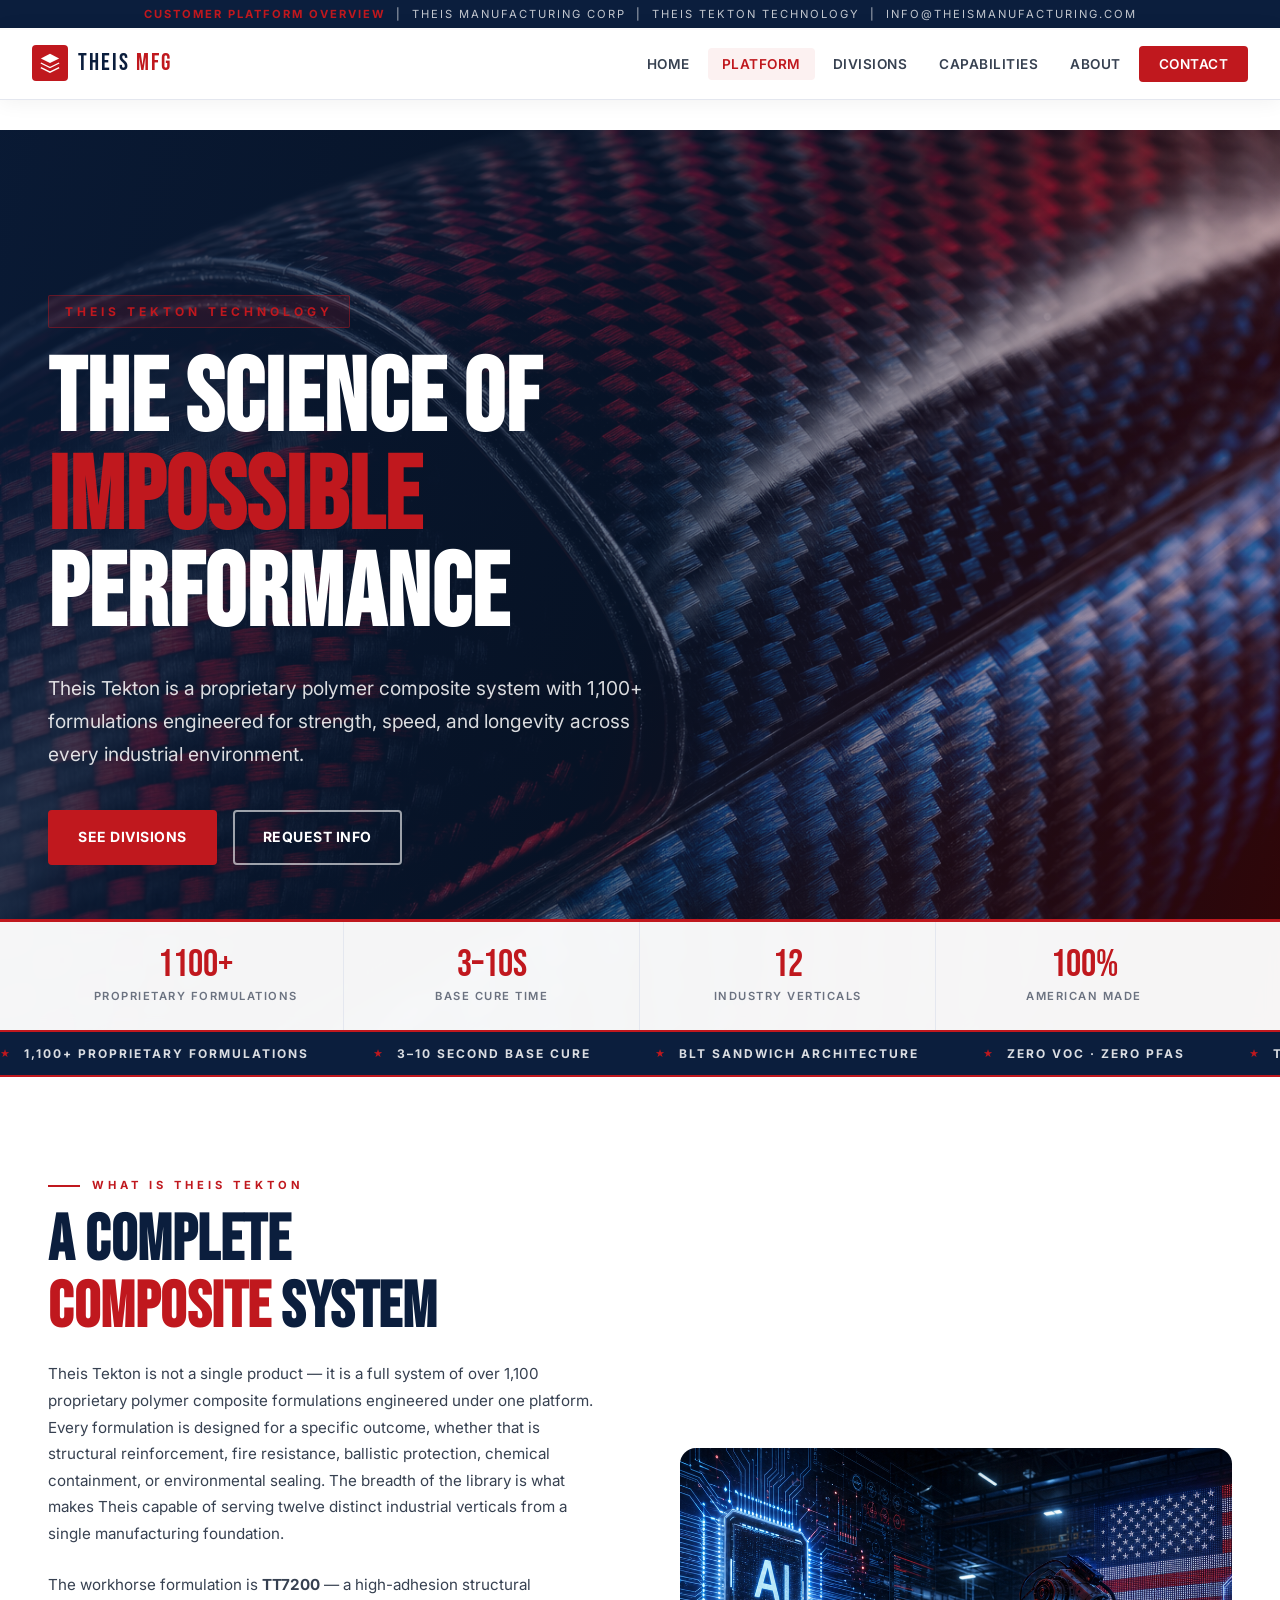
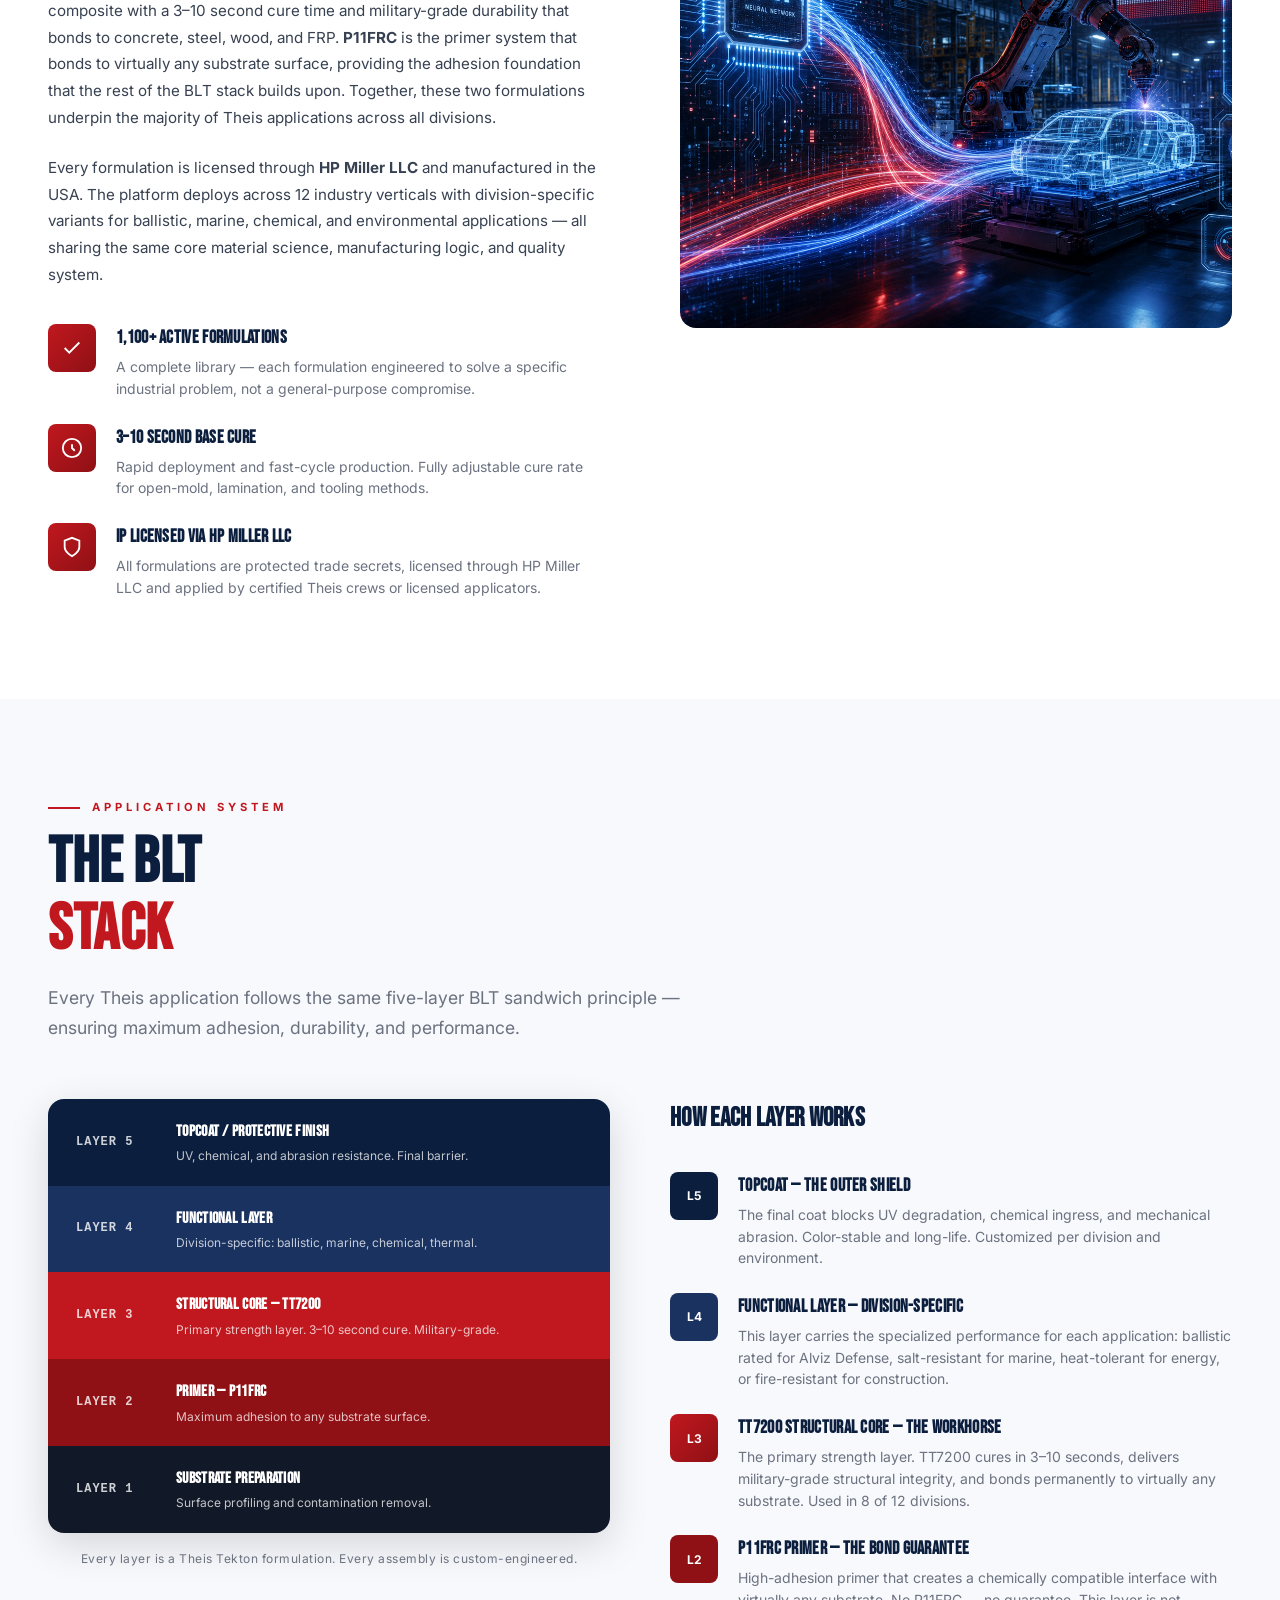
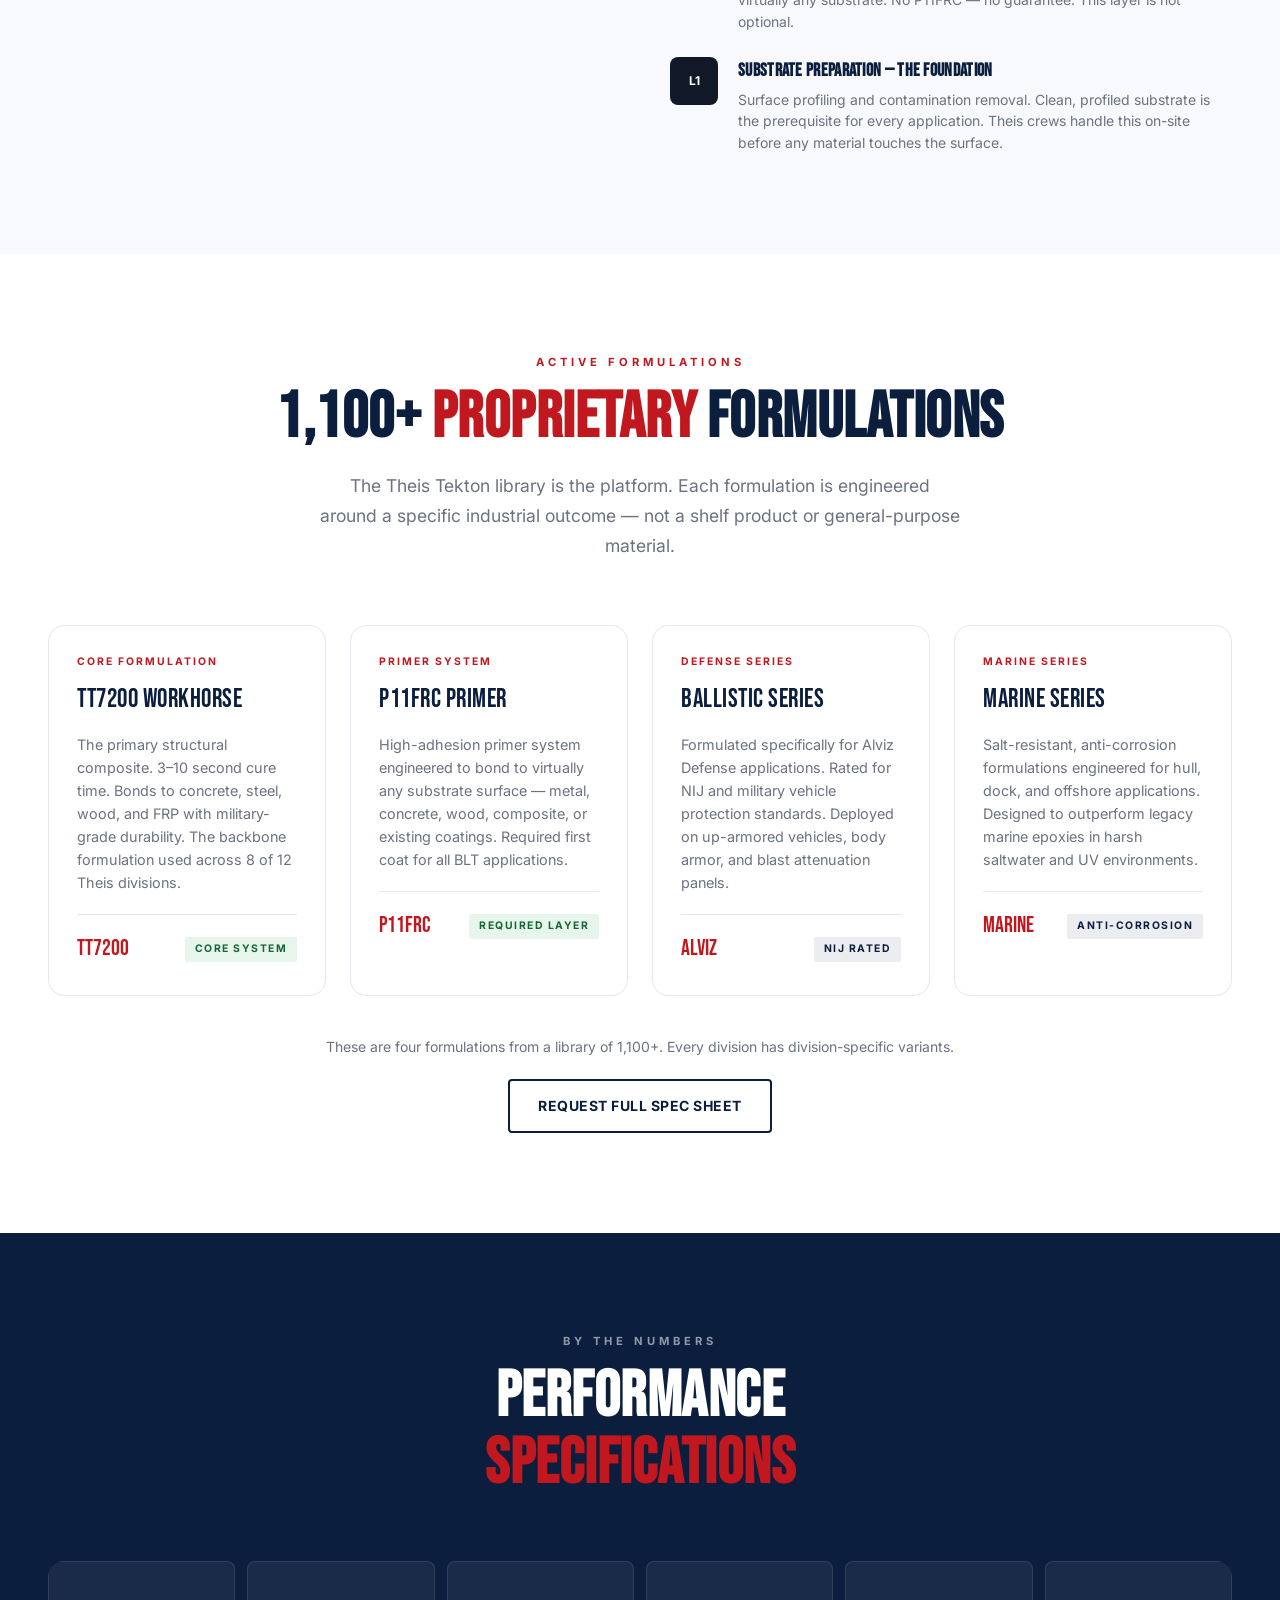
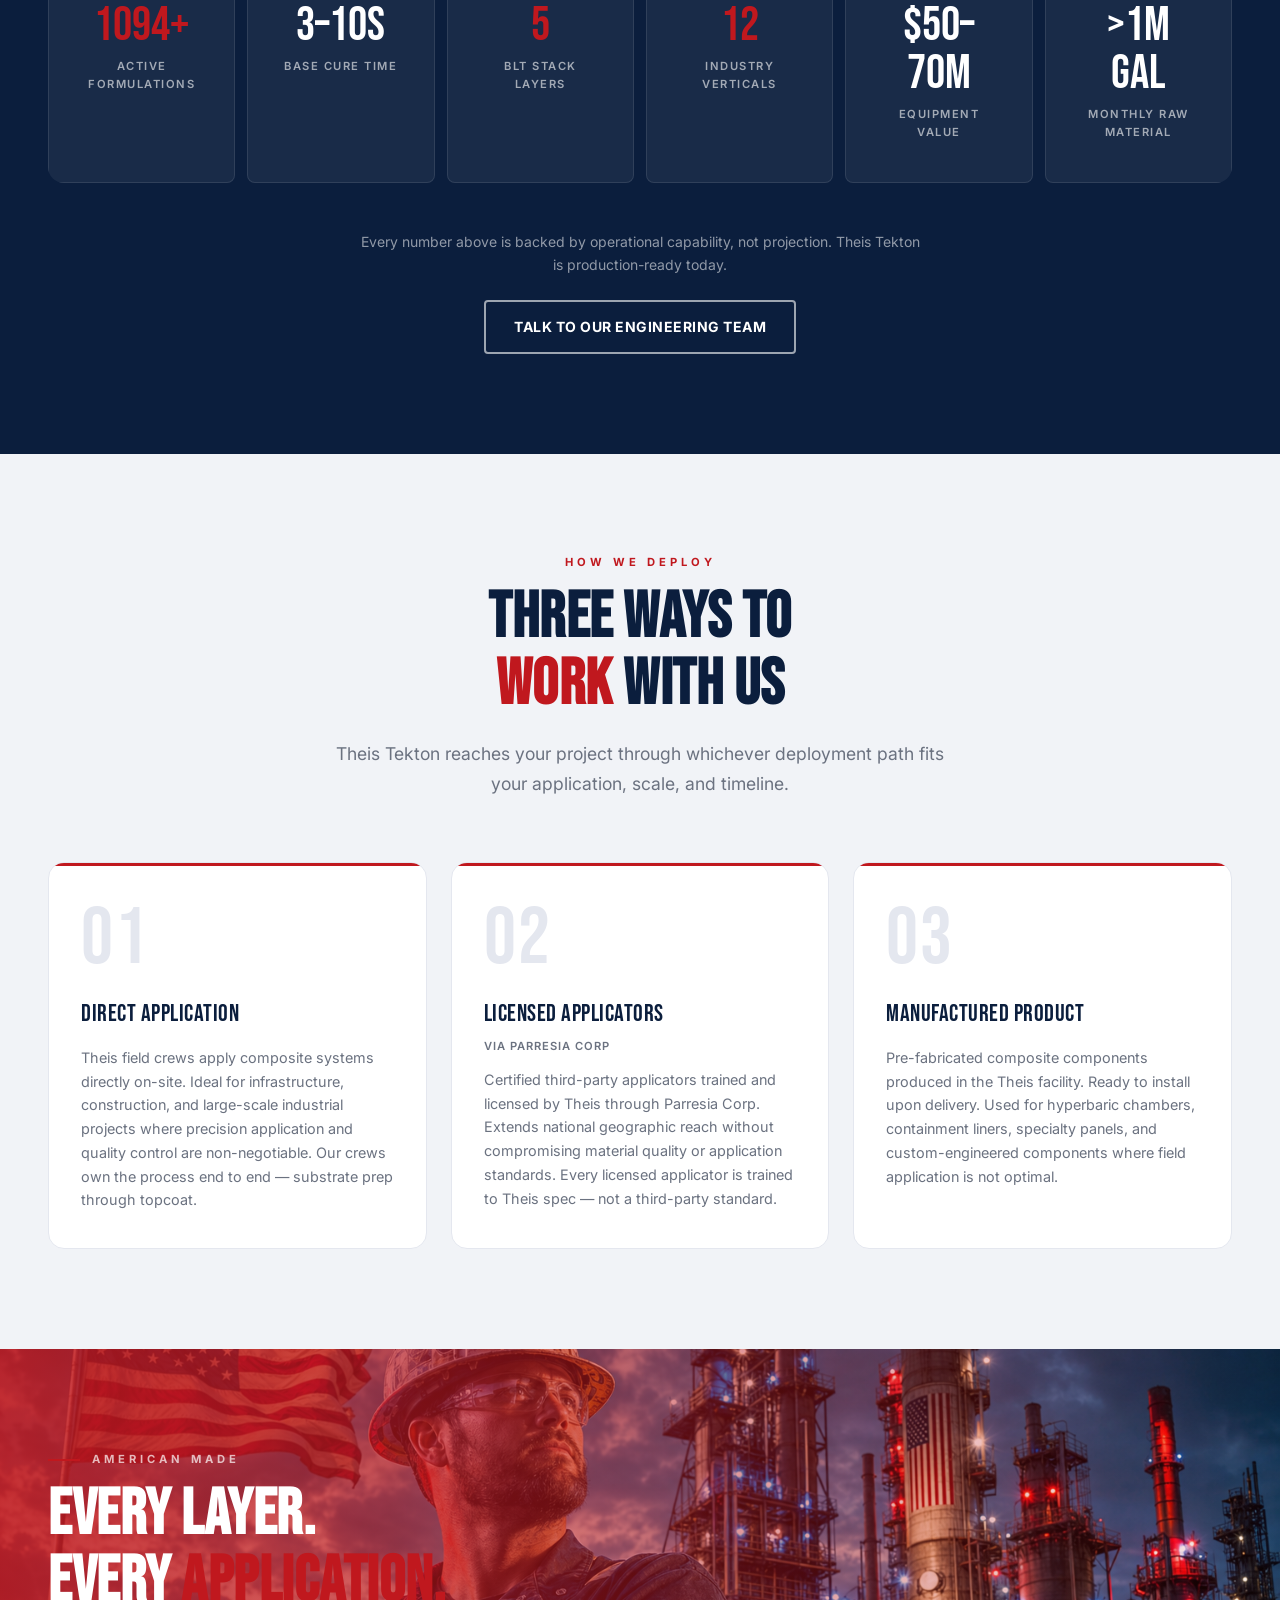
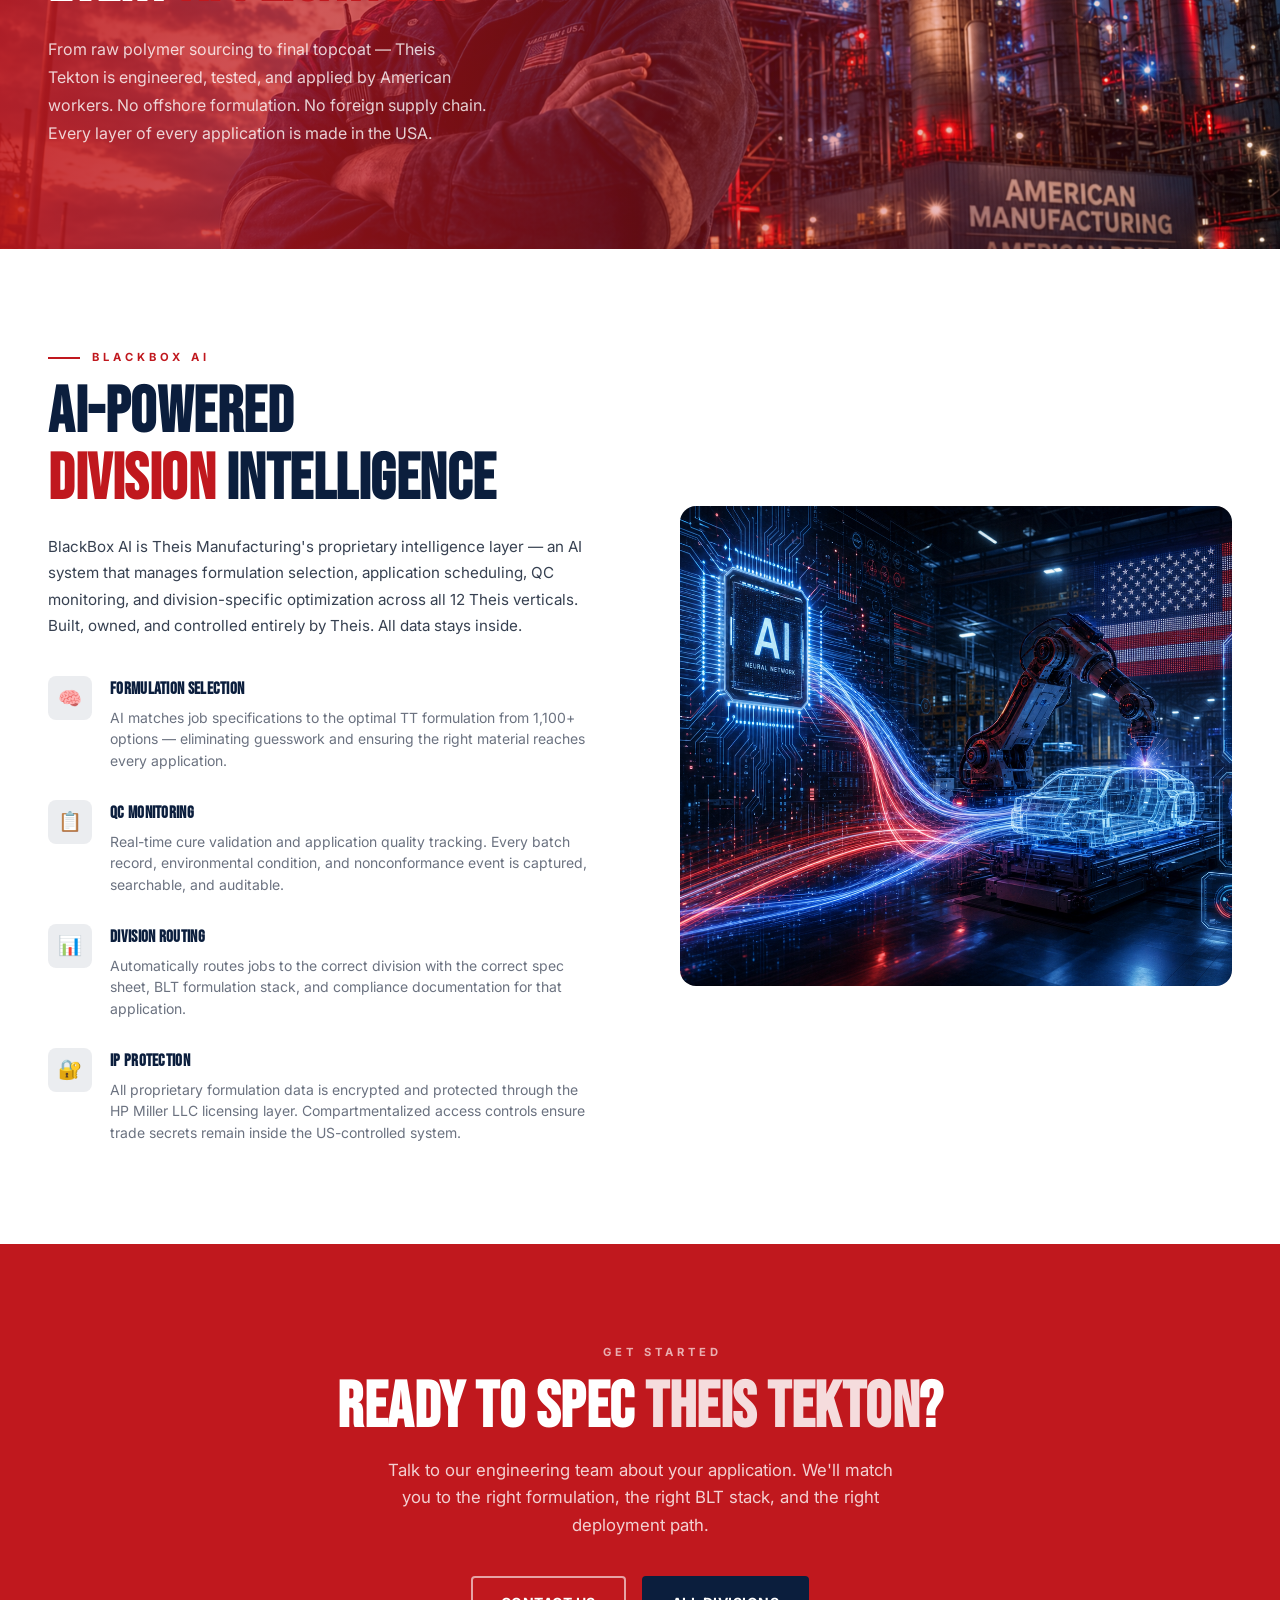
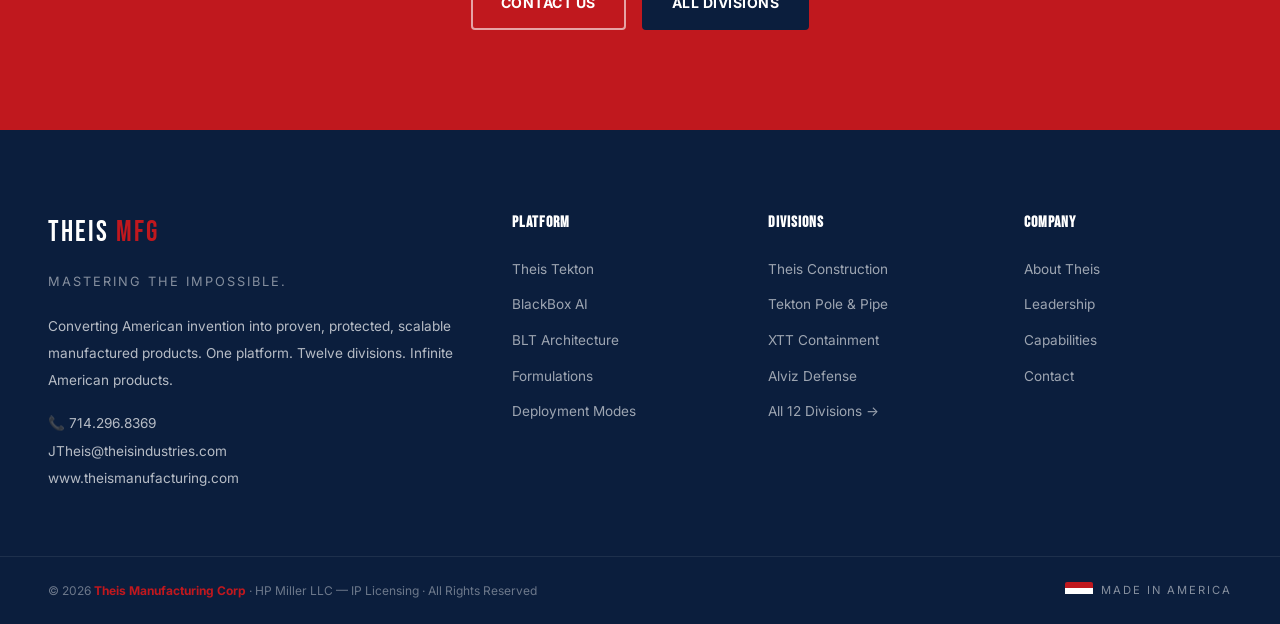
<file: platform.html>
<!DOCTYPE html>
<html lang="en">
<head>
<meta charset="UTF-8">
<meta name="viewport" content="width=device-width, initial-scale=1.0">
<title>Theis Tekton Platform — The Science of Impossible Performance | Theis Manufacturing</title>
<meta name="description" content="Theis Tekton is a proprietary polymer composite system with 1,100+ formulations engineered for strength, speed, and longevity across every industrial environment.">
<link rel="stylesheet" href="style.css">
<link rel="icon" type="image/svg+xml" href="data:image/svg+xml,<svg xmlns='http://www.w3.org/2000/svg' viewBox='0 0 32 32'><polygon points='16,2 30,9 30,23 16,30 2,23 2,9' fill='%23C0181E'/><text x='16' y='22' text-anchor='middle' fill='white' font-size='14' font-family='Arial Black'>T</text></svg>">
<style>
  /* ── SPLIT LAYOUT ─────────────────────────────────────────── */
  .content-split {
    display: grid;
    grid-template-columns: 1fr 1fr;
    gap: 80px;
    align-items: center;
  }
  .content-split.reverse { direction: rtl; }
  .content-split.reverse > * { direction: ltr; }
  .split-image {
    border-radius: var(--radius-lg);
    overflow: hidden;
    position: relative;
    height: 480px;
  }
  .split-image img {
    width: 100%; height: 100%;
    object-fit: cover;
    transition: transform 6s ease;
  }
  .split-image:hover img { transform: scale(1.04); }

  /* ── BLT STACK ───────────────────────────────────────────── */
  .blt-wrap {
    display: grid;
    grid-template-columns: 1fr 1fr;
    gap: 60px;
    align-items: start;
  }

  /* ── DEPLOYMENT CARDS ────────────────────────────────────── */
  .deploy-card {
    background: var(--white);
    border: 1px solid var(--gray-100);
    border-radius: var(--radius-lg);
    padding: 36px 32px;
    position: relative;
    overflow: hidden;
    transition: transform var(--transition), box-shadow var(--transition), border-color var(--transition);
  }
  .deploy-card::before {
    content: '';
    position: absolute;
    top: 0; left: 0; right: 0;
    height: 3px;
    background: var(--red);
  }
  .deploy-card:hover {
    transform: translateY(-4px);
    box-shadow: var(--shadow-lg);
    border-color: var(--red);
  }
  .deploy-num {
    font-family: var(--font-display);
    font-size: 5rem;
    color: var(--gray-100);
    line-height: 1;
    margin-bottom: 16px;
    letter-spacing: 2px;
  }
  .deploy-title {
    font-family: var(--font-display);
    font-size: 1.5rem;
    color: var(--navy);
    letter-spacing: 0.5px;
    margin-bottom: 12px;
  }
  .deploy-text { font-size: .9rem; color: var(--gray-500); line-height: 1.65; }

  /* ── BLACKBOX SECTION ────────────────────────────────────── */
  .blackbox-feature {
    display: flex;
    gap: 18px;
    align-items: flex-start;
    margin-bottom: 28px;
  }
  .blackbox-feature:last-child { margin-bottom: 0; }
  .blackbox-icon {
    width: 44px; height: 44px; flex-shrink: 0;
    background: rgba(11,30,61,.08);
    border-radius: var(--radius-md);
    display: flex; align-items: center; justify-content: center;
    font-size: 1.2rem;
  }
  .blackbox-feature h4 {
    font-family: var(--font-display);
    font-size: 1.05rem;
    color: var(--navy);
    margin-bottom: 4px;
    letter-spacing: .3px;
  }
  .blackbox-feature p { font-size: .875rem; color: var(--gray-500); line-height: 1.55; }

  /* ── METRICS ON DARK ──────────────────────────────────────── */
  .metrics-row.on-dark .metric-cell {
    background: rgba(255,255,255,.06);
    border: 1px solid rgba(255,255,255,.1);
    border-radius: var(--radius-md);
  }
  .metrics-row.on-dark { background: transparent; gap: 12px; }
  .metrics-row.on-dark .metric-num { color: var(--white); }
  .metrics-row.on-dark .metric-label { color: rgba(255,255,255,.6); }

  /* ── FULL-BLEED IMAGE ─────────────────────────────────────── */
  .image-section {
    position: relative;
    overflow: hidden;
    min-height: 500px;
    display: flex;
    align-items: center;
  }
  .img-bg {
    position: absolute; inset: 0;
    background-size: cover; background-position: center;
  }
  .img-overlay {
    position: absolute; inset: 0;
  }
  .img-content {
    position: relative; z-index: 2;
    width: 100%;
  }

  @media (max-width: 1024px) {
    .content-split,
    .blt-wrap { grid-template-columns: 1fr; }
    .content-split.reverse { direction: ltr; }
    .split-image { height: 320px; }
  }
  @media (max-width: 768px) {
    .blt-wrap { gap: 40px; }
    .deploy-num { font-size: 3.5rem; }
  }
</style>
</head>
<body>

<!-- PAGE LOADER -->
<div class="page-loader">
  <div class="loader-inner">
    <div class="loader-logo">THEIS <span>TEKTON</span></div>
    <div style="font-size:.7rem;letter-spacing:3px;color:rgba(255,255,255,.55);text-transform:uppercase;margin-top:-8px;">The Platform</div>
    <div class="loader-bar"></div>
  </div>
</div>

<!-- CONFIDENTIAL BANNER -->
<div class="conf-banner">
  <strong>Customer Platform Overview</strong> &nbsp;|&nbsp; Theis Manufacturing Corp &nbsp;|&nbsp; Theis Tekton Technology &nbsp;|&nbsp; info@theismanufacturing.com
</div>

<!-- NAVIGATION -->
<nav class="site-nav">
  <div class="nav-inner">
    <a href="index.html" class="nav-logo" aria-label="Theis Manufacturing">
      <div class="logo-mark">
        <svg width="22" height="22" viewBox="0 0 24 24" fill="white" xmlns="http://www.w3.org/2000/svg"><path d="M12 2L2 7l10 5 10-5-10-5z"/><path d="M2 17l10 5 10-5" stroke="white" fill="none" stroke-width="1.5"/><path d="M2 12l10 5 10-5" stroke="white" fill="none" stroke-width="1.5"/></svg>
      </div>
      <span class="logo-name">THEIS <span>MFG</span></span>
    </a>
    <ul class="nav-links" role="list">
      <li><a href="index.html">Home</a></li>
      <li><a href="platform.html" class="active">Platform</a></li>
      <li><a href="divisions.html">Divisions</a></li>
      <li><a href="capabilities.html">Capabilities</a></li>
      <li><a href="about.html">About</a></li>
      <li class="nav-cta-wrap"><a href="contact.html" class="nav-cta">Contact</a></li>
    </ul>
    <button class="nav-hamburger" aria-label="Open menu">
      <span></span><span></span><span></span>
    </button>
  </div>
</nav>

<!-- ═══════════════════════════════════════════════════════════ -->
<!-- 1. HERO                                                    -->
<!-- ═══════════════════════════════════════════════════════════ -->
<section class="hero">
  <div class="hero-bg" style="background-image: url('images/carbon_fiber_hero.png');"></div>
  <div class="hero-overlay"></div>

  <div class="hero-content">
    <div class="hero-eyebrow">Theis Tekton Technology</div>
    <h1 class="hero-title fade-up">
      THE SCIENCE OF<br><span class="accent">IMPOSSIBLE</span><br>PERFORMANCE
    </h1>
    <p class="hero-sub fade-up d1">
      Theis Tekton is a proprietary polymer composite system with 1,100+ formulations engineered for strength, speed, and longevity across every industrial environment.
    </p>
    <div class="hero-actions fade-up d2">
      <a href="divisions.html" class="btn btn-primary">See Divisions</a>
      <a href="contact.html" class="btn btn-outline-white">Request Info</a>
    </div>
  </div>

  <!-- Stats Bar -->
  <div class="hero-stats">
    <div class="hero-stats-inner">
      <div class="stat-item">
        <div class="stat-num"><span class="stat-accent" data-target="1100" data-suffix="+">1100+</span></div>
        <div class="stat-label">Proprietary Formulations</div>
      </div>
      <div class="stat-item">
        <div class="stat-num"><span class="stat-accent">3–10s</span></div>
        <div class="stat-label">Base Cure Time</div>
      </div>
      <div class="stat-item">
        <div class="stat-num"><span class="stat-accent">12</span></div>
        <div class="stat-label">Industry Verticals</div>
      </div>
      <div class="stat-item">
        <div class="stat-num"><span class="stat-accent">100%</span></div>
        <div class="stat-label">American Made</div>
      </div>
    </div>
  </div>
</section>

<!-- ═══════════════════════════════════════════════════════════ -->
<!-- 2. TICKER                                                  -->
<!-- ═══════════════════════════════════════════════════════════ -->
<div class="ticker-wrap">
  <div class="ticker-inner">
    <span class="ticker-item">1,100+ Proprietary Formulations</span>
    <span class="ticker-item">3–10 Second Base Cure</span>
    <span class="ticker-item">BLT Sandwich Architecture</span>
    <span class="ticker-item">Zero VOC · Zero PFAS</span>
    <span class="ticker-item">TT7200 Workhorse Formulation</span>
    <span class="ticker-item">P11FRC Primer System</span>
    <span class="ticker-item">12 Industry Verticals</span>
    <span class="ticker-item">Military-Grade Durability</span>
    <span class="ticker-item">100% American Manufacturing</span>
    <span class="ticker-item">BlackBox AI Division Intelligence</span>
    <span class="ticker-item">Licensed via HP Miller LLC</span>
    <span class="ticker-item">1,100+ Proprietary Formulations</span>
    <span class="ticker-item">3–10 Second Base Cure</span>
    <span class="ticker-item">BLT Sandwich Architecture</span>
    <span class="ticker-item">Zero VOC · Zero PFAS</span>
    <span class="ticker-item">TT7200 Workhorse Formulation</span>
    <span class="ticker-item">P11FRC Primer System</span>
    <span class="ticker-item">12 Industry Verticals</span>
    <span class="ticker-item">Military-Grade Durability</span>
    <span class="ticker-item">100% American Manufacturing</span>
    <span class="ticker-item">BlackBox AI Division Intelligence</span>
    <span class="ticker-item">Licensed via HP Miller LLC</span>
  </div>
</div>

<!-- ═══════════════════════════════════════════════════════════ -->
<!-- 3. PLATFORM OVERVIEW                                       -->
<!-- ═══════════════════════════════════════════════════════════ -->
<section class="section bg-white" id="tekton">
  <div class="container">
    <div class="content-split">
      <!-- Left: Content -->
      <div class="fade-up">
        <div class="section-label">What Is Theis Tekton</div>
        <h2 class="section-title">A Complete<br><span class="accent">Composite</span> System</h2>

        <p style="color:var(--gray-700);line-height:1.75;margin-bottom:24px;font-size:.95rem;">
          Theis Tekton is not a single product — it is a full system of over 1,100 proprietary polymer composite formulations engineered under one platform. Every formulation is designed for a specific outcome, whether that is structural reinforcement, fire resistance, ballistic protection, chemical containment, or environmental sealing. The breadth of the library is what makes Theis capable of serving twelve distinct industrial verticals from a single manufacturing foundation.
        </p>
        <p style="color:var(--gray-700);line-height:1.75;margin-bottom:24px;font-size:.95rem;">
          The workhorse formulation is <strong>TT7200</strong> — a high-adhesion structural composite with a 3–10 second cure time and military-grade durability that bonds to concrete, steel, wood, and FRP. <strong>P11FRC</strong> is the primer system that bonds to virtually any substrate surface, providing the adhesion foundation that the rest of the BLT stack builds upon. Together, these two formulations underpin the majority of Theis applications across all divisions.
        </p>
        <p style="color:var(--gray-700);line-height:1.75;margin-bottom:36px;font-size:.95rem;">
          Every formulation is licensed through <strong>HP Miller LLC</strong> and manufactured in the USA. The platform deploys across 12 industry verticals with division-specific variants for ballistic, marine, chemical, and environmental applications — all sharing the same core material science, manufacturing logic, and quality system.
        </p>

        <div class="feature-list">
          <div class="feature-item">
            <div class="feature-icon">
              <svg width="22" height="22" viewBox="0 0 24 24" fill="none" stroke="white" stroke-width="2"><polyline points="20 6 9 17 4 12"/></svg>
            </div>
            <div class="feature-body">
              <h4>1,100+ Active Formulations</h4>
              <p>A complete library — each formulation engineered to solve a specific industrial problem, not a general-purpose compromise.</p>
            </div>
          </div>
          <div class="feature-item">
            <div class="feature-icon">
              <svg width="22" height="22" viewBox="0 0 24 24" fill="none" stroke="white" stroke-width="2"><circle cx="12" cy="12" r="10"/><path d="M12 8v4l3 3"/></svg>
            </div>
            <div class="feature-body">
              <h4>3–10 Second Base Cure</h4>
              <p>Rapid deployment and fast-cycle production. Fully adjustable cure rate for open-mold, lamination, and tooling methods.</p>
            </div>
          </div>
          <div class="feature-item">
            <div class="feature-icon">
              <svg width="22" height="22" viewBox="0 0 24 24" fill="none" stroke="white" stroke-width="2"><path d="M12 22s8-4 8-10V5l-8-3-8 3v7c0 6 8 10 8 10z"/></svg>
            </div>
            <div class="feature-body">
              <h4>IP Licensed via HP Miller LLC</h4>
              <p>All formulations are protected trade secrets, licensed through HP Miller LLC and applied by certified Theis crews or licensed applicators.</p>
            </div>
          </div>
        </div>
      </div>

      <!-- Right: Image -->
      <div class="slide-right">
        <div class="split-image">
          <img src="images/blackbox_ai.png" alt="Theis Tekton composite technology in action" loading="lazy">
        </div>
      </div>
    </div>
  </div>
</section>

<!-- ═══════════════════════════════════════════════════════════ -->
<!-- 4. BLT SANDWICH ARCHITECTURE                               -->
<!-- ═══════════════════════════════════════════════════════════ -->
<section class="section bg-offwhite" id="blt">
  <div class="container">
    <div class="section-header" style="margin-bottom:56px;">
      <div class="section-label">Application System</div>
      <h2 class="section-title">The BLT<br><span class="accent">Stack</span></h2>
      <p class="section-subtitle">Every Theis application follows the same five-layer BLT sandwich principle — ensuring maximum adhesion, durability, and performance.</p>
    </div>

    <div class="blt-wrap fade-up">
      <!-- Left: BLT Visual Stack -->
      <div>
        <div class="blt-stack">
          <!-- Layer 5 (top) -->
          <div class="blt-layer blt-layer-1">
            <div class="blt-code">LAYER 5</div>
            <div class="blt-desc">
              <h5>Topcoat / Protective Finish</h5>
              <p>UV, chemical, and abrasion resistance. Final barrier.</p>
            </div>
          </div>
          <!-- Layer 4 -->
          <div class="blt-layer blt-layer-2">
            <div class="blt-code">LAYER 4</div>
            <div class="blt-desc">
              <h5>Functional Layer</h5>
              <p>Division-specific: ballistic, marine, chemical, thermal.</p>
            </div>
          </div>
          <!-- Layer 3 — Core (red highlight) -->
          <div class="blt-layer blt-layer-3">
            <div class="blt-code">LAYER 3</div>
            <div class="blt-desc">
              <h5>Structural Core — TT7200</h5>
              <p>Primary strength layer. 3–10 second cure. Military-grade.</p>
            </div>
          </div>
          <!-- Layer 2 -->
          <div class="blt-layer blt-layer-4">
            <div class="blt-code">LAYER 2</div>
            <div class="blt-desc">
              <h5>Primer — P11FRC</h5>
              <p>Maximum adhesion to any substrate surface.</p>
            </div>
          </div>
          <!-- Layer 1 (substrate) -->
          <div class="blt-layer blt-layer-5">
            <div class="blt-code">LAYER 1</div>
            <div class="blt-desc">
              <h5>Substrate Preparation</h5>
              <p>Surface profiling and contamination removal.</p>
            </div>
          </div>
        </div>
        <p style="margin-top:16px;font-size:.75rem;color:var(--gray-500);text-align:center;letter-spacing:.5px;">Every layer is a Theis Tekton formulation. Every assembly is custom-engineered.</p>
      </div>

      <!-- Right: Feature explanations -->
      <div>
        <h3 style="font-family:var(--font-display);font-size:1.6rem;color:var(--navy);letter-spacing:.3px;margin-bottom:32px;">How Each Layer Works</h3>
        <div class="feature-list">
          <div class="feature-item">
            <div class="feature-icon" style="background:var(--navy);">
              <span style="color:white;font-weight:700;font-size:.75rem;">L5</span>
            </div>
            <div class="feature-body">
              <h4>Topcoat — The Outer Shield</h4>
              <p>The final coat blocks UV degradation, chemical ingress, and mechanical abrasion. Color-stable and long-life. Customized per division and environment.</p>
            </div>
          </div>
          <div class="feature-item">
            <div class="feature-icon" style="background:var(--navy-light);">
              <span style="color:white;font-weight:700;font-size:.75rem;">L4</span>
            </div>
            <div class="feature-body">
              <h4>Functional Layer — Division-Specific</h4>
              <p>This layer carries the specialized performance for each application: ballistic rated for Alviz Defense, salt-resistant for marine, heat-tolerant for energy, or fire-resistant for construction.</p>
            </div>
          </div>
          <div class="feature-item">
            <div class="feature-icon">
              <span style="color:white;font-weight:700;font-size:.75rem;">L3</span>
            </div>
            <div class="feature-body">
              <h4>TT7200 Structural Core — The Workhorse</h4>
              <p>The primary strength layer. TT7200 cures in 3–10 seconds, delivers military-grade structural integrity, and bonds permanently to virtually any substrate. Used in 8 of 12 divisions.</p>
            </div>
          </div>
          <div class="feature-item">
            <div class="feature-icon" style="background:var(--red-dark);">
              <span style="color:white;font-weight:700;font-size:.75rem;">L2</span>
            </div>
            <div class="feature-body">
              <h4>P11FRC Primer — The Bond Guarantee</h4>
              <p>High-adhesion primer that creates a chemically compatible interface with virtually any substrate. No P11FRC — no guarantee. This layer is not optional.</p>
            </div>
          </div>
          <div class="feature-item">
            <div class="feature-icon" style="background:var(--gray-900);">
              <span style="color:white;font-weight:700;font-size:.75rem;">L1</span>
            </div>
            <div class="feature-body">
              <h4>Substrate Preparation — The Foundation</h4>
              <p>Surface profiling and contamination removal. Clean, profiled substrate is the prerequisite for every application. Theis crews handle this on-site before any material touches the surface.</p>
            </div>
          </div>
        </div>
      </div>
    </div>
  </div>
</section>

<!-- ═══════════════════════════════════════════════════════════ -->
<!-- 5. FORMULATIONS                                            -->
<!-- ═══════════════════════════════════════════════════════════ -->
<section class="section bg-white" id="formulations">
  <div class="container">
    <div class="section-header centered fade-up">
      <div class="section-label">Active Formulations</div>
      <h2 class="section-title">1,100+ <span class="accent">Proprietary</span> Formulations</h2>
      <p class="section-subtitle">The Theis Tekton library is the platform. Each formulation is engineered around a specific industrial outcome — not a shelf product or general-purpose material.</p>
    </div>

    <div class="cards-grid cols-4 fade-up d1">

      <!-- TT7200 -->
      <div class="card">
        <div class="card-body">
          <div class="card-tag">Core Formulation</div>
          <div class="card-title">TT7200 Workhorse</div>
          <p class="card-text">The primary structural composite. 3–10 second cure time. Bonds to concrete, steel, wood, and FRP with military-grade durability. The backbone formulation used across 8 of 12 Theis divisions.</p>
          <div class="card-meta">
            <span class="card-tam">TT7200</span>
            <span class="card-status ready">Core System</span>
          </div>
        </div>
      </div>

      <!-- P11FRC -->
      <div class="card">
        <div class="card-body">
          <div class="card-tag">Primer System</div>
          <div class="card-title">P11FRC Primer</div>
          <p class="card-text">High-adhesion primer system engineered to bond to virtually any substrate surface — metal, concrete, wood, composite, or existing coatings. Required first coat for all BLT applications.</p>
          <div class="card-meta">
            <span class="card-tam">P11FRC</span>
            <span class="card-status ready">Required Layer</span>
          </div>
        </div>
      </div>

      <!-- Ballistic Series -->
      <div class="card">
        <div class="card-body">
          <div class="card-tag">Defense Series</div>
          <div class="card-title">Ballistic Series</div>
          <p class="card-text">Formulated specifically for Alviz Defense applications. Rated for NIJ and military vehicle protection standards. Deployed on up-armored vehicles, body armor, and blast attenuation panels.</p>
          <div class="card-meta">
            <span class="card-tam">ALVIZ</span>
            <span class="card-status">NIJ Rated</span>
          </div>
        </div>
      </div>

      <!-- Marine Series -->
      <div class="card">
        <div class="card-body">
          <div class="card-tag">Marine Series</div>
          <div class="card-title">Marine Series</div>
          <p class="card-text">Salt-resistant, anti-corrosion formulations engineered for hull, dock, and offshore applications. Designed to outperform legacy marine epoxies in harsh saltwater and UV environments.</p>
          <div class="card-meta">
            <span class="card-tam">MARINE</span>
            <span class="card-status">Anti-Corrosion</span>
          </div>
        </div>
      </div>

    </div>

    <div style="text-align:center;margin-top:40px;" class="fade-up d2">
      <p style="font-size:.875rem;color:var(--gray-500);margin-bottom:20px;">These are four formulations from a library of 1,100+. Every division has division-specific variants.</p>
      <a href="contact.html" class="btn btn-outline-navy">Request Full Spec Sheet</a>
    </div>
  </div>
</section>

<!-- ═══════════════════════════════════════════════════════════ -->
<!-- 6. PERFORMANCE SPECS — NAVY BACKGROUND                     -->
<!-- ═══════════════════════════════════════════════════════════ -->
<section class="section bg-navy" id="specs">
  <div class="container">
    <div class="section-header centered fade-up">
      <div class="section-label" style="color:rgba(255,255,255,.55);justify-content:center;">
        <span>By The Numbers</span>
      </div>
      <h2 class="section-title on-dark">Performance<br><span class="accent">Specifications</span></h2>
    </div>

    <div class="metrics-row on-dark fade-up d1">
      <div class="metric-cell">
        <div class="metric-num"><span class="accent" data-target="1100" data-suffix="+">1100+</span></div>
        <div class="metric-label">Active Formulations</div>
      </div>
      <div class="metric-cell">
        <div class="metric-num" style="color:white;">3–10s</div>
        <div class="metric-label">Base Cure Time</div>
      </div>
      <div class="metric-cell">
        <div class="metric-num"><span class="accent" data-target="5">5</span></div>
        <div class="metric-label">BLT Stack Layers</div>
      </div>
      <div class="metric-cell">
        <div class="metric-num"><span class="accent" data-target="12">12</span></div>
        <div class="metric-label">Industry Verticals</div>
      </div>
      <div class="metric-cell">
        <div class="metric-num" style="color:white;">$50–70M</div>
        <div class="metric-label">Equipment Value</div>
      </div>
      <div class="metric-cell">
        <div class="metric-num" style="color:white;">&gt;1M gal</div>
        <div class="metric-label">Monthly Raw Material</div>
      </div>
    </div>

    <div style="text-align:center;margin-top:48px;" class="fade-up d2">
      <p style="font-size:.875rem;color:rgba(255,255,255,.55);max-width:560px;margin:0 auto 24px;">
        Every number above is backed by operational capability, not projection. Theis Tekton is production-ready today.
      </p>
      <a href="contact.html" class="btn btn-outline-white">Talk to Our Engineering Team</a>
    </div>
  </div>
</section>

<!-- ═══════════════════════════════════════════════════════════ -->
<!-- 7. THREE DEPLOYMENT MODES                                  -->
<!-- ═══════════════════════════════════════════════════════════ -->
<section class="section bg-gray" id="deployment">
  <div class="container">
    <div class="section-header centered fade-up">
      <div class="section-label">How We Deploy</div>
      <h2 class="section-title">Three Ways to<br><span class="accent">Work</span> With Us</h2>
      <p class="section-subtitle">Theis Tekton reaches your project through whichever deployment path fits your application, scale, and timeline.</p>
    </div>

    <div class="cards-grid cols-3 fade-up d1">

      <div class="deploy-card">
        <div class="deploy-num">01</div>
        <div class="deploy-title">Direct Application</div>
        <p class="deploy-text">Theis field crews apply composite systems directly on-site. Ideal for infrastructure, construction, and large-scale industrial projects where precision application and quality control are non-negotiable. Our crews own the process end to end — substrate prep through topcoat.</p>
      </div>

      <div class="deploy-card">
        <div class="deploy-num">02</div>
        <div class="deploy-title">Licensed Applicators <span style="display:block;font-family:var(--font-body);font-size:.7rem;font-weight:600;letter-spacing:1px;color:var(--gray-500);text-transform:uppercase;margin-top:4px;">via Parresia Corp</span></div>
        <p class="deploy-text">Certified third-party applicators trained and licensed by Theis through Parresia Corp. Extends national geographic reach without compromising material quality or application standards. Every licensed applicator is trained to Theis spec — not a third-party standard.</p>
      </div>

      <div class="deploy-card">
        <div class="deploy-num">03</div>
        <div class="deploy-title">Manufactured Product</div>
        <p class="deploy-text">Pre-fabricated composite components produced in the Theis facility. Ready to install upon delivery. Used for hyperbaric chambers, containment liners, specialty panels, and custom-engineered components where field application is not optimal.</p>
      </div>

    </div>
  </div>
</section>

<!-- ═══════════════════════════════════════════════════════════ -->
<!-- 8. FULL-BLEED IMAGE — AMERICAN MADE                       -->
<!-- ═══════════════════════════════════════════════════════════ -->
<section class="image-section">
  <div class="img-bg" style="background-image: url('images/american_worker.png');"></div>
  <div class="img-overlay overlay-red-left"></div>
  <div class="img-content">
    <div class="container">
      <div style="max-width:520px;" class="fade-up">
        <div class="section-label" style="color:rgba(255,255,255,.7);">American Made</div>
        <h2 class="section-title on-dark">Every Layer.<br>Every <span class="accent">Application.</span></h2>
        <p style="color:rgba(255,255,255,.8);font-size:1rem;line-height:1.75;margin-top:16px;max-width:440px;">
          From raw polymer sourcing to final topcoat — Theis Tekton is engineered, tested, and applied by American workers. No offshore formulation. No foreign supply chain. Every layer of every application is made in the USA.
        </p>
      </div>
    </div>
  </div>
</section>

<!-- ═══════════════════════════════════════════════════════════ -->
<!-- 9. BLACKBOX AI                                             -->
<!-- ═══════════════════════════════════════════════════════════ -->
<section class="section bg-white" id="blackbox">
  <div class="container">
    <div class="content-split reverse">
      <!-- Left: Image -->
      <div class="slide-left">
        <div class="split-image">
          <img src="images/blackbox_ai.png" alt="BlackBox AI system interface — Theis Manufacturing" loading="lazy">
        </div>
      </div>

      <!-- Right: Content -->
      <div class="fade-up">
        <div class="section-label">BlackBox AI</div>
        <h2 class="section-title">AI-Powered<br><span class="accent">Division</span> Intelligence</h2>
        <p style="color:var(--gray-700);line-height:1.75;margin-bottom:36px;font-size:.95rem;">
          BlackBox AI is Theis Manufacturing's proprietary intelligence layer — an AI system that manages formulation selection, application scheduling, QC monitoring, and division-specific optimization across all 12 Theis verticals. Built, owned, and controlled entirely by Theis. All data stays inside.
        </p>

        <div>
          <div class="blackbox-feature">
            <div class="blackbox-icon">🧠</div>
            <div>
              <h4>Formulation Selection</h4>
              <p>AI matches job specifications to the optimal TT formulation from 1,100+ options — eliminating guesswork and ensuring the right material reaches every application.</p>
            </div>
          </div>
          <div class="blackbox-feature">
            <div class="blackbox-icon">📋</div>
            <div>
              <h4>QC Monitoring</h4>
              <p>Real-time cure validation and application quality tracking. Every batch record, environmental condition, and nonconformance event is captured, searchable, and auditable.</p>
            </div>
          </div>
          <div class="blackbox-feature">
            <div class="blackbox-icon">📊</div>
            <div>
              <h4>Division Routing</h4>
              <p>Automatically routes jobs to the correct division with the correct spec sheet, BLT formulation stack, and compliance documentation for that application.</p>
            </div>
          </div>
          <div class="blackbox-feature">
            <div class="blackbox-icon">🔐</div>
            <div>
              <h4>IP Protection</h4>
              <p>All proprietary formulation data is encrypted and protected through the HP Miller LLC licensing layer. Compartmentalized access controls ensure trade secrets remain inside the US-controlled system.</p>
            </div>
          </div>
        </div>
      </div>
    </div>
  </div>
</section>

<!-- ═══════════════════════════════════════════════════════════ -->
<!-- 10. CTA — RED BACKGROUND                                   -->
<!-- ═══════════════════════════════════════════════════════════ -->
<section class="section bg-red">
  <div class="container" style="text-align:center;">
    <div class="fade-up">
      <div class="section-label" style="color:rgba(255,255,255,.65);justify-content:center;">
        <span>Get Started</span>
      </div>
      <h2 style="font-family:var(--font-display);font-size:clamp(2.4rem,5vw,4rem);color:white;letter-spacing:.5px;line-height:1.05;margin-bottom:16px;">
        Ready to Spec <span style="color:white;opacity:.85;">Theis Tekton</span>?
      </h2>
      <p style="color:rgba(255,255,255,.8);font-size:1.05rem;max-width:520px;margin:0 auto 36px;line-height:1.65;">
        Talk to our engineering team about your application. We'll match you to the right formulation, the right BLT stack, and the right deployment path.
      </p>
      <div style="display:flex;gap:16px;justify-content:center;flex-wrap:wrap;">
        <a href="contact.html" class="btn btn-outline-white">Contact Us</a>
        <a href="divisions.html" class="btn btn-navy">All Divisions</a>
      </div>
    </div>
  </div>
</section>

<!-- ═══════════════════════════════════════════════════════════ -->
<!-- 11. FOOTER                                                  -->
<!-- ═══════════════════════════════════════════════════════════ -->
<footer class="site-footer">
  <div class="footer-inner">
    <!-- Brand -->
    <div class="footer-brand">
      <div class="footer-logo">THEIS <span>MFG</span></div>
      <div class="footer-tagline">Mastering the Impossible.</div>
      <div class="footer-contact">
        <p>Converting American invention into proven, protected, scalable manufactured products. One platform. Twelve divisions. Infinite American products.</p>
        <p style="margin-top:16px;">📞 714.296.8369</p>
        <p><a href="mailto:JTheis@theisindustries.com">JTheis@theisindustries.com</a></p>
        <p>www.theismanufacturing.com</p>
      </div>
    </div>

    <!-- Platform Links -->
    <div class="footer-col">
      <h4>Platform</h4>
      <ul>
        <li><a href="platform.html">Theis Tekton</a></li>
        <li><a href="platform.html#blackbox">BlackBox AI</a></li>
        <li><a href="platform.html#blt">BLT Architecture</a></li>
        <li><a href="platform.html#formulations">Formulations</a></li>
        <li><a href="platform.html#deployment">Deployment Modes</a></li>
      </ul>
    </div>

    <!-- Divisions Links -->
    <div class="footer-col">
      <h4>Divisions</h4>
      <ul>
        <li><a href="divisions.html#construction">Theis Construction</a></li>
        <li><a href="divisions.html#tpp">Tekton Pole &amp; Pipe</a></li>
        <li><a href="divisions.html#xtt">XTT Containment</a></li>
        <li><a href="divisions.html#alviz">Alviz Defense</a></li>
        <li><a href="divisions.html">All 12 Divisions →</a></li>
      </ul>
    </div>

    <!-- Company Links -->
    <div class="footer-col">
      <h4>Company</h4>
      <ul>
        <li><a href="about.html">About Theis</a></li>
        <li><a href="about.html#team">Leadership</a></li>
        <li><a href="capabilities.html">Capabilities</a></li>
        <li><a href="contact.html">Contact</a></li>
      </ul>
    </div>
  </div>

  <div class="footer-bottom">
    <p>© 2026 <strong>Theis Manufacturing Corp</strong> · HP Miller LLC — IP Licensing · All Rights Reserved</p>
    <div class="footer-flag">
      <div class="footer-flag-icon"></div>
      Made in America
    </div>
  </div>
</footer>

<script src="nav.js"></script>
<script>
  // ── HERO BG PARALLAX ─────────────────────────────────────
  const heroBg = document.querySelector('.hero-bg');
  if (heroBg) {
    window.addEventListener('scroll', () => {
      heroBg.style.transform = `scale(1.05) translateY(${window.scrollY * 0.25}px)`;
    }, { passive: true });
  }
</script>
</body>
</html>
</file>
<file: style.css>
/* ============================================================
   THEIS MANUFACTURING CORP — Design System v2
   Palette: White dominant · Red #C0181E · Navy Blue #0B1E3D
   Typography: Bebas Neue (display) · Inter (body)
   ============================================================ */

@import url('https://fonts.googleapis.com/css2?family=Bebas+Neue&family=Inter:wght@300;400;500;600;700;800&display=swap');

/* ── TOKENS ─────────────────────────────────────────────── */
:root {
  --red:        #C0181E;
  --red-dark:   #8f1015;
  --red-light:  #e8292f;
  --navy:       #0B1E3D;
  --navy-light: #1a3260;
  --blue-mid:   #1d4ed8;
  --white:      #ffffff;
  --off-white:  #f8f9fc;
  --gray-50:    #f1f3f7;
  --gray-100:   #e4e7ef;
  --gray-200:   #c9cedd;
  --gray-500:   #6b7280;
  --gray-700:   #374151;
  --gray-900:   #111827;
  --black:      #0a0a0a;

  --font-display: 'Bebas Neue', Impact, 'Arial Narrow', sans-serif;
  --font-body:    'Inter', 'Helvetica Neue', Arial, sans-serif;

  --radius-sm:  4px;
  --radius-md:  8px;
  --radius-lg:  16px;
  --radius-xl:  24px;

  --shadow-sm:  0 1px 3px rgba(0,0,0,.08), 0 1px 2px rgba(0,0,0,.05);
  --shadow-md:  0 4px 16px rgba(0,0,0,.10);
  --shadow-lg:  0 12px 40px rgba(0,0,0,.14);
  --shadow-xl:  0 24px 64px rgba(0,0,0,.18);

  --transition: .25s cubic-bezier(.4,0,.2,1);
  --nav-h:      72px;
}

/* ── RESET ───────────────────────────────────────────────── */
*, *::before, *::after { box-sizing: border-box; margin: 0; padding: 0; }
html { scroll-behavior: smooth; font-size: 16px; }
body {
  font-family: var(--font-body);
  background: var(--white);
  color: var(--gray-900);
  line-height: 1.6;
  overflow-x: hidden;
}
img { display: block; max-width: 100%; }
a { color: inherit; text-decoration: none; }
ul { list-style: none; }

/* ── PAGE LOADER ─────────────────────────────────────────── */
.page-loader {
  position: fixed; inset: 0; z-index: 9999;
  background: var(--navy);
  display: flex; align-items: center; justify-content: center;
  transition: opacity .5s ease, visibility .5s ease;
}
.page-loader.hidden { opacity: 0; visibility: hidden; pointer-events: none; }
.loader-inner {
  display: flex; flex-direction: column; align-items: center; gap: 20px;
}
.loader-logo {
  font-family: var(--font-display);
  font-size: 3rem;
  color: var(--white);
  letter-spacing: 4px;
}
.loader-logo span { color: var(--red); }
.loader-bar {
  width: 220px; height: 3px;
  background: rgba(255,255,255,.15);
  border-radius: 2px; overflow: hidden;
}
.loader-bar::after {
  content: '';
  display: block; height: 100%;
  width: 0; background: var(--red);
  animation: loader-fill 1.4s ease forwards;
}
@keyframes loader-fill { to { width: 100%; } }

/* ── CONFIDENTIAL BANNER ─────────────────────────────────── */
.conf-banner {
  background: var(--navy);
  color: rgba(255,255,255,.75);
  text-align: center;
  font-size: .7rem;
  letter-spacing: 2px;
  text-transform: uppercase;
  padding: 6px 16px;
}
.conf-banner strong { color: var(--red); }

/* ── NAVIGATION ──────────────────────────────────────────── */
.site-nav {
  position: fixed; top: 28px; left: 0; right: 0;
  z-index: 1000;
  height: var(--nav-h);
  background: rgba(255,255,255,.97);
  backdrop-filter: blur(12px);
  -webkit-backdrop-filter: blur(12px);
  border-bottom: 1px solid var(--gray-100);
  box-shadow: 0 2px 20px rgba(0,0,0,.06);
  transition: background var(--transition), box-shadow var(--transition);
}
.site-nav.scrolled {
  background: rgba(255,255,255,.99);
  box-shadow: 0 4px 24px rgba(0,0,0,.10);
}
.nav-inner {
  max-width: 1280px; margin: 0 auto;
  height: 100%; padding: 0 32px;
  display: flex; align-items: center; justify-content: space-between;
}
.nav-logo {
  display: flex; align-items: center; gap: 10px;
  font-family: var(--font-display);
  font-size: 1.5rem;
  letter-spacing: 2px;
  color: var(--navy);
}
.nav-logo .logo-mark {
  width: 36px; height: 36px;
  background: var(--red);
  display: flex; align-items: center; justify-content: center;
  border-radius: var(--radius-sm);
}
.nav-logo .logo-mark svg { width: 22px; height: 22px; fill: white; }
.nav-logo .logo-name { color: var(--navy); }
.nav-logo .logo-name span { color: var(--red); }

.nav-links {
  display: flex; align-items: center; gap: 4px;
}
.nav-links a {
  font-size: .85rem; font-weight: 600;
  letter-spacing: .5px; text-transform: uppercase;
  color: var(--gray-700);
  padding: 8px 14px;
  border-radius: var(--radius-sm);
  transition: color var(--transition), background var(--transition);
}
.nav-links a:hover, .nav-links a.active {
  color: var(--red);
  background: rgba(192,24,30,.06);
}
.nav-cta {
  background: var(--red) !important;
  color: var(--white) !important;
  padding: 10px 20px !important;
  border-radius: var(--radius-sm) !important;
}
.nav-cta:hover { background: var(--red-dark) !important; }

.nav-hamburger {
  display: none;
  flex-direction: column; gap: 5px;
  cursor: pointer; padding: 8px;
  background: none; border: none;
}
.nav-hamburger span {
  display: block; width: 24px; height: 2px;
  background: var(--navy);
  transition: transform var(--transition), opacity var(--transition);
}

/* ── MOBILE NAV ──────────────────────────────────────────── */
@media (max-width: 900px) {
  .nav-links { display: none; }
  .nav-hamburger { display: flex; }
  .nav-links.open {
    display: flex; flex-direction: column;
    position: absolute; top: var(--nav-h); left: 0; right: 0;
    background: var(--white);
    border-top: 1px solid var(--gray-100);
    border-bottom: 2px solid var(--red);
    padding: 16px 24px 24px;
    box-shadow: var(--shadow-lg);
    gap: 4px;
  }
  .nav-links.open a { padding: 12px 0; border-bottom: 1px solid var(--gray-100); }
}

/* ── HERO FULL-BLEED ─────────────────────────────────────── */
.hero {
  position: relative;
  min-height: 100vh;
  display: flex; align-items: center;
  overflow: hidden;
  margin-top: calc(var(--nav-h) + 28px);
}
.hero-bg {
  position: absolute; inset: 0;
  background-size: cover; background-position: center;
  transform: scale(1.05);
  transition: transform 8s ease;
}
.hero.loaded .hero-bg { transform: scale(1); }
.hero-overlay {
  position: absolute; inset: 0;
  background: linear-gradient(
    105deg,
    rgba(11,30,61,.85) 0%,
    rgba(11,30,61,.6) 50%,
    rgba(192,24,30,.25) 100%
  );
}
.hero-content {
  position: relative; z-index: 2;
  max-width: 1280px; margin: 0 auto;
  padding: 80px 48px;
  width: 100%;
}
.hero-eyebrow {
  font-size: .75rem; font-weight: 700;
  letter-spacing: 4px; text-transform: uppercase;
  color: var(--red);
  background: rgba(192,24,30,.15);
  border: 1px solid rgba(192,24,30,.4);
  display: inline-block;
  padding: 6px 16px; border-radius: 2px;
  margin-bottom: 24px;
}
.hero-title {
  font-family: var(--font-display);
  font-size: clamp(3.5rem, 8vw, 7rem);
  line-height: .95;
  color: var(--white);
  margin-bottom: 28px;
  letter-spacing: 1px;
}
.hero-title .accent { color: var(--red); }
.hero-title .accent-blue { color: #60a5fa; }
.hero-sub {
  font-size: clamp(1rem, 1.8vw, 1.2rem);
  color: rgba(255,255,255,.85);
  max-width: 600px;
  margin-bottom: 40px;
  line-height: 1.7;
  font-weight: 400;
}
.hero-actions { display: flex; gap: 16px; flex-wrap: wrap; }

/* ── BUTTONS ─────────────────────────────────────────────── */
.btn {
  display: inline-flex; align-items: center; gap: 8px;
  font-family: var(--font-body); font-weight: 700;
  font-size: .875rem; letter-spacing: .5px;
  text-transform: uppercase;
  padding: 14px 28px;
  border-radius: var(--radius-sm);
  cursor: pointer; border: 2px solid transparent;
  transition: all var(--transition);
  white-space: nowrap;
}
.btn-primary {
  background: var(--red); color: var(--white);
  border-color: var(--red);
}
.btn-primary:hover { background: var(--red-dark); border-color: var(--red-dark); transform: translateY(-1px); box-shadow: 0 8px 24px rgba(192,24,30,.35); }
.btn-outline-white {
  background: transparent; color: var(--white);
  border-color: rgba(255,255,255,.6);
}
.btn-outline-white:hover { background: rgba(255,255,255,.12); border-color: white; }
.btn-outline-navy {
  background: transparent; color: var(--navy);
  border-color: var(--navy);
}
.btn-outline-navy:hover { background: var(--navy); color: var(--white); }
.btn-navy { background: var(--navy); color: var(--white); border-color: var(--navy); }
.btn-navy:hover { background: var(--navy-light); border-color: var(--navy-light); transform: translateY(-1px); }

/* ── HERO STATS BAR ──────────────────────────────────────── */
.hero-stats {
  position: absolute; bottom: 0; left: 0; right: 0; z-index: 3;
  background: rgba(255,255,255,.96);
  backdrop-filter: blur(8px);
  border-top: 3px solid var(--red);
}
.hero-stats-inner {
  max-width: 1280px; margin: 0 auto;
  padding: 0 48px;
  display: grid; grid-template-columns: repeat(4, 1fr);
}
.stat-item {
  padding: 24px 20px;
  text-align: center;
  border-right: 1px solid var(--gray-100);
}
.stat-item:last-child { border-right: none; }
.stat-num {
  font-family: var(--font-display);
  font-size: 2.4rem;
  color: var(--navy);
  line-height: 1;
}
.stat-num .stat-accent { color: var(--red); }
.stat-label {
  font-size: .7rem; font-weight: 600;
  text-transform: uppercase; letter-spacing: 1.5px;
  color: var(--gray-500);
  margin-top: 4px;
}

/* ── SECTION LAYOUTS ─────────────────────────────────────── */
.section {
  padding: 100px 0;
}
.section-sm { padding: 60px 0; }
.section-lg { padding: 140px 0; }
.container {
  max-width: 1280px; margin: 0 auto; padding: 0 48px;
}
.container-narrow { max-width: 900px; margin: 0 auto; padding: 0 48px; }

/* Background variants */
.bg-white    { background: var(--white); }
.bg-offwhite { background: var(--off-white); }
.bg-gray     { background: var(--gray-50); }
.bg-navy     { background: var(--navy); color: var(--white); }
.bg-red      { background: var(--red); color: var(--white); }
.bg-stripe   {
  background: repeating-linear-gradient(
    -45deg,
    var(--white) 0px,
    var(--white) 10px,
    var(--gray-50) 10px,
    var(--gray-50) 20px
  );
}

/* ── SECTION HEADERS ─────────────────────────────────────── */
.section-label {
  font-size: .7rem; font-weight: 700;
  letter-spacing: 4px; text-transform: uppercase;
  color: var(--red);
  margin-bottom: 12px;
  display: flex; align-items: center; gap: 12px;
}
.section-label::before {
  content: '';
  display: block; width: 32px; height: 2px;
  background: var(--red);
}
.section-title {
  font-family: var(--font-display);
  font-size: clamp(2.4rem, 5vw, 4rem);
  line-height: 1.05;
  color: var(--navy);
  margin-bottom: 20px;
  letter-spacing: .5px;
}
.section-title.on-dark { color: var(--white); }
.section-title .accent { color: var(--red); }
.section-subtitle {
  font-size: 1.1rem; color: var(--gray-500);
  max-width: 640px; line-height: 1.7;
}
.section-subtitle.on-dark { color: rgba(255,255,255,.75); }
.section-header { margin-bottom: 64px; }
.section-header.centered { text-align: center; }
.section-header.centered .section-label { justify-content: center; }
.section-header.centered .section-label::before { display: none; }
.section-header.centered .section-subtitle { margin: 0 auto; }

/* ── FULL-BLEED IMAGE SECTIONS ───────────────────────────── */
.image-section {
  position: relative; overflow: hidden;
  min-height: 520px;
  display: flex; align-items: center;
}
.image-section .img-bg {
  position: absolute; inset: 0;
  background-size: cover; background-position: center;
}
.image-section .img-overlay {
  position: absolute; inset: 0;
}
.image-section .img-content {
  position: relative; z-index: 2;
  width: 100%;
}
/* Overlay variants */
.overlay-navy-left {
  background: linear-gradient(90deg, rgba(11,30,61,.92) 0%, rgba(11,30,61,.7) 45%, rgba(11,30,61,.1) 100%);
}
.overlay-navy-right {
  background: linear-gradient(270deg, rgba(11,30,61,.92) 0%, rgba(11,30,61,.7) 45%, rgba(11,30,61,.1) 100%);
}
.overlay-red-left {
  background: linear-gradient(90deg, rgba(192,24,30,.88) 0%, rgba(192,24,30,.55) 45%, rgba(192,24,30,.05) 100%);
}
.overlay-dark {
  background: rgba(10,10,10,.72);
}
.overlay-light {
  background: linear-gradient(180deg, rgba(255,255,255,0) 0%, rgba(255,255,255,.95) 85%);
}

/* ── SPLIT SECTIONS ──────────────────────────────────────── */
.split-section {
  display: grid; grid-template-columns: 1fr 1fr;
  min-height: 560px;
}
.split-section.reverse { direction: rtl; }
.split-section.reverse > * { direction: ltr; }
.split-img {
  overflow: hidden; position: relative;
}
.split-img img {
  width: 100%; height: 100%;
  object-fit: cover;
  transition: transform 6s ease;
}
.split-img:hover img { transform: scale(1.04); }
.split-content {
  display: flex; align-items: center;
  padding: 80px 64px;
  background: var(--white);
}
.split-content.bg-navy { background: var(--navy); }
.split-content.bg-offwhite { background: var(--off-white); }

/* ── CARDS ───────────────────────────────────────────────── */
.cards-grid {
  display: grid; gap: 24px;
}
.cards-grid.cols-2 { grid-template-columns: repeat(2, 1fr); }
.cards-grid.cols-3 { grid-template-columns: repeat(3, 1fr); }
.cards-grid.cols-4 { grid-template-columns: repeat(4, 1fr); }

.card {
  background: var(--white);
  border: 1px solid var(--gray-100);
  border-radius: var(--radius-lg);
  overflow: hidden;
  transition: transform var(--transition), box-shadow var(--transition), border-color var(--transition);
}
.card:hover {
  transform: translateY(-4px);
  box-shadow: var(--shadow-lg);
  border-color: var(--red);
}
.card-img {
  height: 240px; overflow: hidden;
}
.card-img img {
  width: 100%; height: 100%;
  object-fit: cover;
  transition: transform .6s ease;
}
.card:hover .card-img img { transform: scale(1.06); }
.card-body { padding: 28px; }
.card-tag {
  font-size: .65rem; font-weight: 700;
  letter-spacing: 2px; text-transform: uppercase;
  color: var(--red);
  margin-bottom: 10px;
}
.card-title {
  font-family: var(--font-display);
  font-size: 1.6rem; color: var(--navy);
  margin-bottom: 12px; letter-spacing: .5px;
}
.card-text { font-size: .9rem; color: var(--gray-500); line-height: 1.6; }
.card-meta {
  margin-top: 20px; padding-top: 16px;
  border-top: 1px solid var(--gray-100);
  display: flex; align-items: center; justify-content: space-between;
}
.card-tam {
  font-family: var(--font-display);
  font-size: 1.4rem; color: var(--red);
}
.card-status {
  font-size: .65rem; font-weight: 700;
  letter-spacing: 1.5px; text-transform: uppercase;
  padding: 4px 10px; border-radius: 2px;
  background: rgba(11,30,61,.08); color: var(--navy);
}
.card-status.ready { background: rgba(22,163,74,.1); color: #166534; }

/* Division number card */
.div-card {
  background: var(--white);
  border: 1px solid var(--gray-100);
  border-radius: var(--radius-lg);
  padding: 32px;
  position: relative;
  overflow: hidden;
  transition: transform var(--transition), box-shadow var(--transition), border-color var(--transition);
}
.div-card:hover {
  transform: translateY(-4px);
  box-shadow: var(--shadow-lg);
  border-color: var(--red);
}
.div-num {
  font-family: var(--font-display);
  font-size: 5.5rem; color: rgba(11,30,61,.07);
  position: absolute; top: 12px; right: 20px;
  line-height: 1; pointer-events: none;
  letter-spacing: -2px;
  transition: color var(--transition);
}
.div-card:hover .div-num { color: rgba(192,24,30,.10); }
.div-icon { display: none; }
/* Red accent bar at top of each card */
.div-card::before {
  content: '';
  position: absolute;
  top: 0; left: 0; right: 0;
  height: 3px;
  background: var(--red);
  transform: scaleX(0);
  transform-origin: left;
  transition: transform .35s ease;
}
.div-card:hover::before { transform: scaleX(1); }
.div-name {
  font-family: var(--font-display);
  font-size: 1.4rem; color: var(--navy);
  margin-bottom: 8px; letter-spacing: .3px;
  margin-top: 4px;
}
.div-desc { font-size: .875rem; color: var(--gray-500); line-height: 1.5; margin-bottom: 16px; }
.div-tam {
  font-family: var(--font-display);
  font-size: 1.6rem; color: var(--red);
  margin-bottom: 4px;
}
.div-tam-label { font-size: .65rem; font-weight: 600; letter-spacing: 1.5px; text-transform: uppercase; color: var(--gray-500); }

/* ── FEATURE BLOCKS ──────────────────────────────────────── */
.feature-list { display: flex; flex-direction: column; gap: 24px; }
.feature-item { display: flex; gap: 20px; align-items: flex-start; }
.feature-icon {
  width: 48px; height: 48px; flex-shrink: 0;
  background: linear-gradient(135deg, var(--red) 0%, var(--red-dark) 100%);
  border-radius: var(--radius-md);
  display: flex; align-items: center; justify-content: center;
  font-size: 1.3rem;
}
.feature-icon svg { display: block; }
.feature-body h4 {
  font-family: var(--font-display);
  font-size: 1.1rem; color: var(--navy);
  margin-bottom: 4px; letter-spacing: .3px;
}
.feature-body p { font-size: .875rem; color: var(--gray-500); line-height: 1.55; }
.feature-body h4.on-dark { color: var(--white); }
.feature-body p.on-dark { color: rgba(255,255,255,.7); }

/* ── QUOTE/CALLOUT BLOCKS ────────────────────────────────── */
.callout {
  border-left: 4px solid var(--red);
  padding: 24px 32px;
  background: linear-gradient(90deg, rgba(192,24,30,.04) 0%, transparent 100%);
  border-radius: 0 var(--radius-md) var(--radius-md) 0;
  margin: 40px 0;
}
.callout blockquote {
  font-family: var(--font-display);
  font-size: 1.8rem; color: var(--navy);
  line-height: 1.2; letter-spacing: .3px;
}
.callout cite { display: block; margin-top: 12px; font-size: .8rem; color: var(--gray-500); font-style: normal; }

.pullquote {
  text-align: center; padding: 64px 48px;
  background: var(--navy);
}
.pullquote .pq-text {
  font-family: var(--font-display);
  font-size: clamp(2rem, 4vw, 3.2rem);
  color: var(--white);
  line-height: 1.1;
  max-width: 900px; margin: 0 auto 20px;
  letter-spacing: .5px;
}
.pullquote .pq-text .accent { color: var(--red); }
.pullquote .pq-sub { color: rgba(255,255,255,.6); font-size: .875rem; letter-spacing: 2px; text-transform: uppercase; }

/* ── PATRIOT STRIPE ──────────────────────────────────────── */
.patriot-stripe {
  display: flex; height: 6px;
}
.patriot-stripe .s-red   { background: var(--red);  flex: 1; }
.patriot-stripe .s-white { background: var(--white); flex: 1; border-top: 1px solid var(--gray-100); border-bottom: 1px solid var(--gray-100); }
.patriot-stripe .s-blue  { background: var(--navy);  flex: 1; }

/* ── DATA TABLES ─────────────────────────────────────────── */
.data-table {
  width: 100%; border-collapse: collapse;
  font-size: .875rem;
}
.data-table th {
  background: var(--navy); color: var(--white);
  padding: 14px 20px; text-align: left;
  font-size: .7rem; font-weight: 700;
  letter-spacing: 1.5px; text-transform: uppercase;
}
.data-table th:first-child { border-radius: var(--radius-sm) 0 0 0; }
.data-table th:last-child  { border-radius: 0 var(--radius-sm) 0 0; }
.data-table td {
  padding: 14px 20px;
  border-bottom: 1px solid var(--gray-100);
  color: var(--gray-700);
}
.data-table tr:hover td { background: var(--off-white); }
.data-table .tam-cell {
  font-family: var(--font-display);
  font-size: 1.1rem; color: var(--red);
}
.data-table .status-badge {
  font-size: .65rem; font-weight: 700;
  letter-spacing: 1px; text-transform: uppercase;
  padding: 3px 8px; border-radius: 2px;
  background: rgba(11,30,61,.08); color: var(--navy);
  white-space: nowrap;
}
.data-table .status-badge.ready { background: rgba(22,163,74,.1); color: #166534; }

/* ── METRICS ROW ─────────────────────────────────────────── */
.metrics-row {
  display: grid; grid-template-columns: repeat(auto-fit, minmax(180px, 1fr));
  gap: 2px; background: var(--gray-100);
  border-radius: var(--radius-lg); overflow: hidden;
}
.metric-cell {
  background: var(--white); padding: 40px 32px;
  text-align: center;
}
.metric-num {
  font-family: var(--font-display);
  font-size: 3rem; color: var(--navy); line-height: 1;
}
.metric-num .accent { color: var(--red); }
.metric-label {
  font-size: .7rem; font-weight: 600;
  text-transform: uppercase; letter-spacing: 1.5px;
  color: var(--gray-500); margin-top: 8px;
}

/* ── BLT STACK VISUAL ────────────────────────────────────── */
.blt-stack { display: flex; flex-direction: column; gap: 0; border-radius: var(--radius-lg); overflow: hidden; box-shadow: var(--shadow-lg); }
.blt-layer {
  padding: 20px 28px;
  display: flex; align-items: center; gap: 20px;
}
.blt-layer-1 { background: var(--navy); color: white; }
.blt-layer-2 { background: var(--navy-light); color: white; }
.blt-layer-3 { background: var(--red); color: white; }
.blt-layer-4 { background: var(--red-dark); color: white; }
.blt-layer-5 { background: #111827; color: white; }
.blt-code {
  font-family: 'Courier New', monospace;
  font-size: .75rem; font-weight: 700;
  letter-spacing: 1px; opacity: .8;
  min-width: 80px;
}
.blt-desc h5 {
  font-family: var(--font-display);
  font-size: 1rem; letter-spacing: .3px;
}
.blt-desc p { font-size: .75rem; opacity: .75; margin-top: 2px; }

/* ── TICKER ──────────────────────────────────────────────── */
.ticker-wrap {
  background: var(--navy);
  border-top: 2px solid var(--red);
  border-bottom: 2px solid var(--red);
  overflow: hidden; padding: 12px 0;
}
.ticker-inner {
  display: flex; gap: 64px;
  animation: ticker-scroll 40s linear infinite;
  width: max-content;
  /* duplicate items in HTML so the loop is seamless */
}
.ticker-item {
  font-size: .75rem; font-weight: 700;
  letter-spacing: 2px; text-transform: uppercase;
  color: rgba(255,255,255,.85);
  white-space: nowrap;
  display: flex; align-items: center; gap: 12px;
}
.ticker-item::before {
  content: '★';
  color: var(--red); font-size: .6rem;
}
@keyframes ticker-scroll { from { transform: translateX(0); } to { transform: translateX(-50%); } }

/* ── CONTACT FORM ────────────────────────────────────────── */
.form-group { margin-bottom: 20px; }
.form-label {
  display: block; font-size: .75rem; font-weight: 700;
  text-transform: uppercase; letter-spacing: 1px;
  color: var(--gray-700); margin-bottom: 8px;
}
.form-control {
  width: 100%; padding: 14px 16px;
  border: 1.5px solid var(--gray-200);
  border-radius: var(--radius-sm);
  font-family: var(--font-body); font-size: .95rem;
  color: var(--gray-900); background: var(--white);
  transition: border-color var(--transition), box-shadow var(--transition);
  outline: none;
}
.form-control:focus {
  border-color: var(--navy);
  box-shadow: 0 0 0 3px rgba(11,30,61,.1);
}
.form-grid { display: grid; grid-template-columns: 1fr 1fr; gap: 16px; }
textarea.form-control { resize: vertical; min-height: 140px; }
select.form-control { cursor: pointer; }

/* ── FOOTER ──────────────────────────────────────────────── */
.site-footer {
  background: var(--navy);
  color: rgba(255,255,255,.85);
  padding: 80px 0 0;
}
.footer-inner {
  max-width: 1280px; margin: 0 auto; padding: 0 48px;
  display: grid; grid-template-columns: 2fr 1fr 1fr 1fr;
  gap: 48px; padding-bottom: 64px;
}
.footer-brand .footer-logo {
  font-family: var(--font-display);
  font-size: 1.8rem; letter-spacing: 2px; color: var(--white);
  margin-bottom: 16px;
}
.footer-brand .footer-logo span { color: var(--red); }
.footer-tagline {
  font-size: .8rem; color: rgba(255,255,255,.5);
  text-transform: uppercase; letter-spacing: 2px; margin-bottom: 20px;
}
.footer-contact p { font-size: .85rem; line-height: 2; color: rgba(255,255,255,.7); }
.footer-contact a { color: rgba(255,255,255,.7); }
.footer-contact a:hover { color: var(--red); }
.footer-col h4 {
  font-family: var(--font-display);
  font-size: 1rem; letter-spacing: 1px;
  color: var(--white); margin-bottom: 20px;
}
.footer-col ul li { margin-bottom: 10px; }
.footer-col ul li a { font-size: .85rem; color: rgba(255,255,255,.6); transition: color var(--transition); }
.footer-col ul li a:hover { color: var(--red); }
.footer-bottom {
  border-top: 1px solid rgba(255,255,255,.08);
  padding: 24px 48px;
  max-width: 1280px; margin: 0 auto;
  display: flex; align-items: center; justify-content: space-between;
  flex-wrap: wrap; gap: 12px;
}
.footer-bottom p { font-size: .75rem; color: rgba(255,255,255,.4); }
.footer-bottom strong { color: var(--red); }
.footer-flag {
  display: flex; align-items: center; gap: 8px;
  font-size: .7rem; letter-spacing: 2px; text-transform: uppercase;
  color: rgba(255,255,255,.5);
}
.footer-flag-icon {
  width: 28px; height: 18px;
  background: linear-gradient(180deg,
    var(--red) 0%, var(--red) 33.3%,
    var(--white) 33.3%, var(--white) 66.6%,
    var(--navy) 66.6%, var(--navy) 100%
  );
  border-radius: 2px;
}

/* ── ANIMATIONS ──────────────────────────────────────────── */
.fade-up {
  opacity: 0;
  transform: translateY(32px);
  transition: opacity .7s ease, transform .7s ease;
}
.fade-up.visible { opacity: 1; transform: translateY(0); }
.fade-in {
  opacity: 0;
  transition: opacity .8s ease;
}
.fade-in.visible { opacity: 1; }
.slide-left {
  opacity: 0; transform: translateX(-40px);
  transition: opacity .7s ease, transform .7s ease;
}
.slide-left.visible { opacity: 1; transform: translateX(0); }
.slide-right {
  opacity: 0; transform: translateX(40px);
  transition: opacity .7s ease, transform .7s ease;
}
.slide-right.visible { opacity: 1; transform: translateX(0); }

/* delay helpers */
.d1 { transition-delay: .1s; }
.d2 { transition-delay: .2s; }
.d3 { transition-delay: .3s; }
.d4 { transition-delay: .4s; }
.d5 { transition-delay: .5s; }

/* ── RESPONSIVE ──────────────────────────────────────────── */
@media (max-width: 1024px) {
  .cards-grid.cols-4 { grid-template-columns: repeat(2, 1fr); }
  .cards-grid.cols-3 { grid-template-columns: repeat(2, 1fr); }
  .footer-inner { grid-template-columns: 1fr 1fr; }
  .hero-stats-inner { grid-template-columns: repeat(2, 1fr); }
  .split-section { grid-template-columns: 1fr; }
  .split-section.reverse { direction: ltr; }
  .split-img { min-height: 360px; }
}
@media (max-width: 768px) {
  :root { --nav-h: 64px; }
  .container, .container-narrow { padding: 0 24px; }
  .section { padding: 64px 0; }
  .section-lg { padding: 80px 0; }
  .hero-content { padding: 60px 24px 120px; }
  .cards-grid.cols-3,
  .cards-grid.cols-2 { grid-template-columns: 1fr; }
  .form-grid { grid-template-columns: 1fr; }
  .footer-inner { grid-template-columns: 1fr; gap: 32px; padding: 0 24px 48px; }
  .footer-bottom { padding: 20px 24px; }
  .hero-stats-inner { grid-template-columns: repeat(2, 1fr); padding: 0 24px; }
  .metrics-row { grid-template-columns: repeat(2, 1fr); }
  .callout { padding: 20px 24px; }
  .callout blockquote { font-size: 1.4rem; }
  .pullquote { padding: 48px 24px; }
}
@media (max-width: 480px) {
  .hero-stats-inner { grid-template-columns: 1fr 1fr; }
  .cards-grid.cols-4 { grid-template-columns: 1fr; }
  .hero-actions { flex-direction: column; }
  .btn { width: 100%; justify-content: center; }
}

/* ── UTILITY ─────────────────────────────────────────────── */
.text-red   { color: var(--red); }
.text-navy  { color: var(--navy); }
.text-white { color: var(--white); }
.text-gray  { color: var(--gray-500); }
.text-center { text-align: center; }
.font-display { font-family: var(--font-display); }
.mt-8  { margin-top: 8px; }
.mt-16 { margin-top: 16px; }
.mt-24 { margin-top: 24px; }
.mt-32 { margin-top: 32px; }
.mt-48 { margin-top: 48px; }
.mb-8  { margin-bottom: 8px; }
.mb-16 { margin-bottom: 16px; }
.mb-24 { margin-bottom: 24px; }
.mb-32 { margin-bottom: 32px; }
.mb-48 { margin-bottom: 48px; }
.gap-8  { gap: 8px; }
.gap-16 { gap: 16px; }
.gap-24 { gap: 24px; }
.flex   { display: flex; }
.flex-center { display: flex; align-items: center; justify-content: center; }
.flex-between { display: flex; align-items: center; justify-content: space-between; }
.inline-flex { display: inline-flex; align-items: center; gap: 8px; }
.w-full { width: 100%; }

/* ── SPLIT CONTENT INNER (for divisions page) ────────────── */
.split-content-inner {
  width: 100%;
}
.split-content-inner .section-title {
  font-size: clamp(1.8rem, 3vw, 2.8rem);
}

/* ── HERO OVERLAY POSITIONAL FIX ─────────────────────────── */
.hero .overlay-navy-left,
.hero .overlay-navy-right,
.hero .overlay-red-left,
.hero .overlay-dark {
  position: absolute;
  inset: 0;
  z-index: 1;
}
.hero-content { z-index: 2; }
.hero-stats   { z-index: 3; }

/* ── CONTACT FORM RESPONSIVE ─────────────────────────────── */
@media (max-width: 900px) {
  .contact-split {
    grid-template-columns: 1fr !important;
  }
  .contact-sticky {
    position: static !important;
  }
}

/* ── SECTION LABEL ON DARK ───────────────────────────────── */
.section-label.on-dark {
  color: rgba(255,255,255,.5);
}
.section-label.on-dark::before {
  background: rgba(255,255,255,.3);
}
</file>
